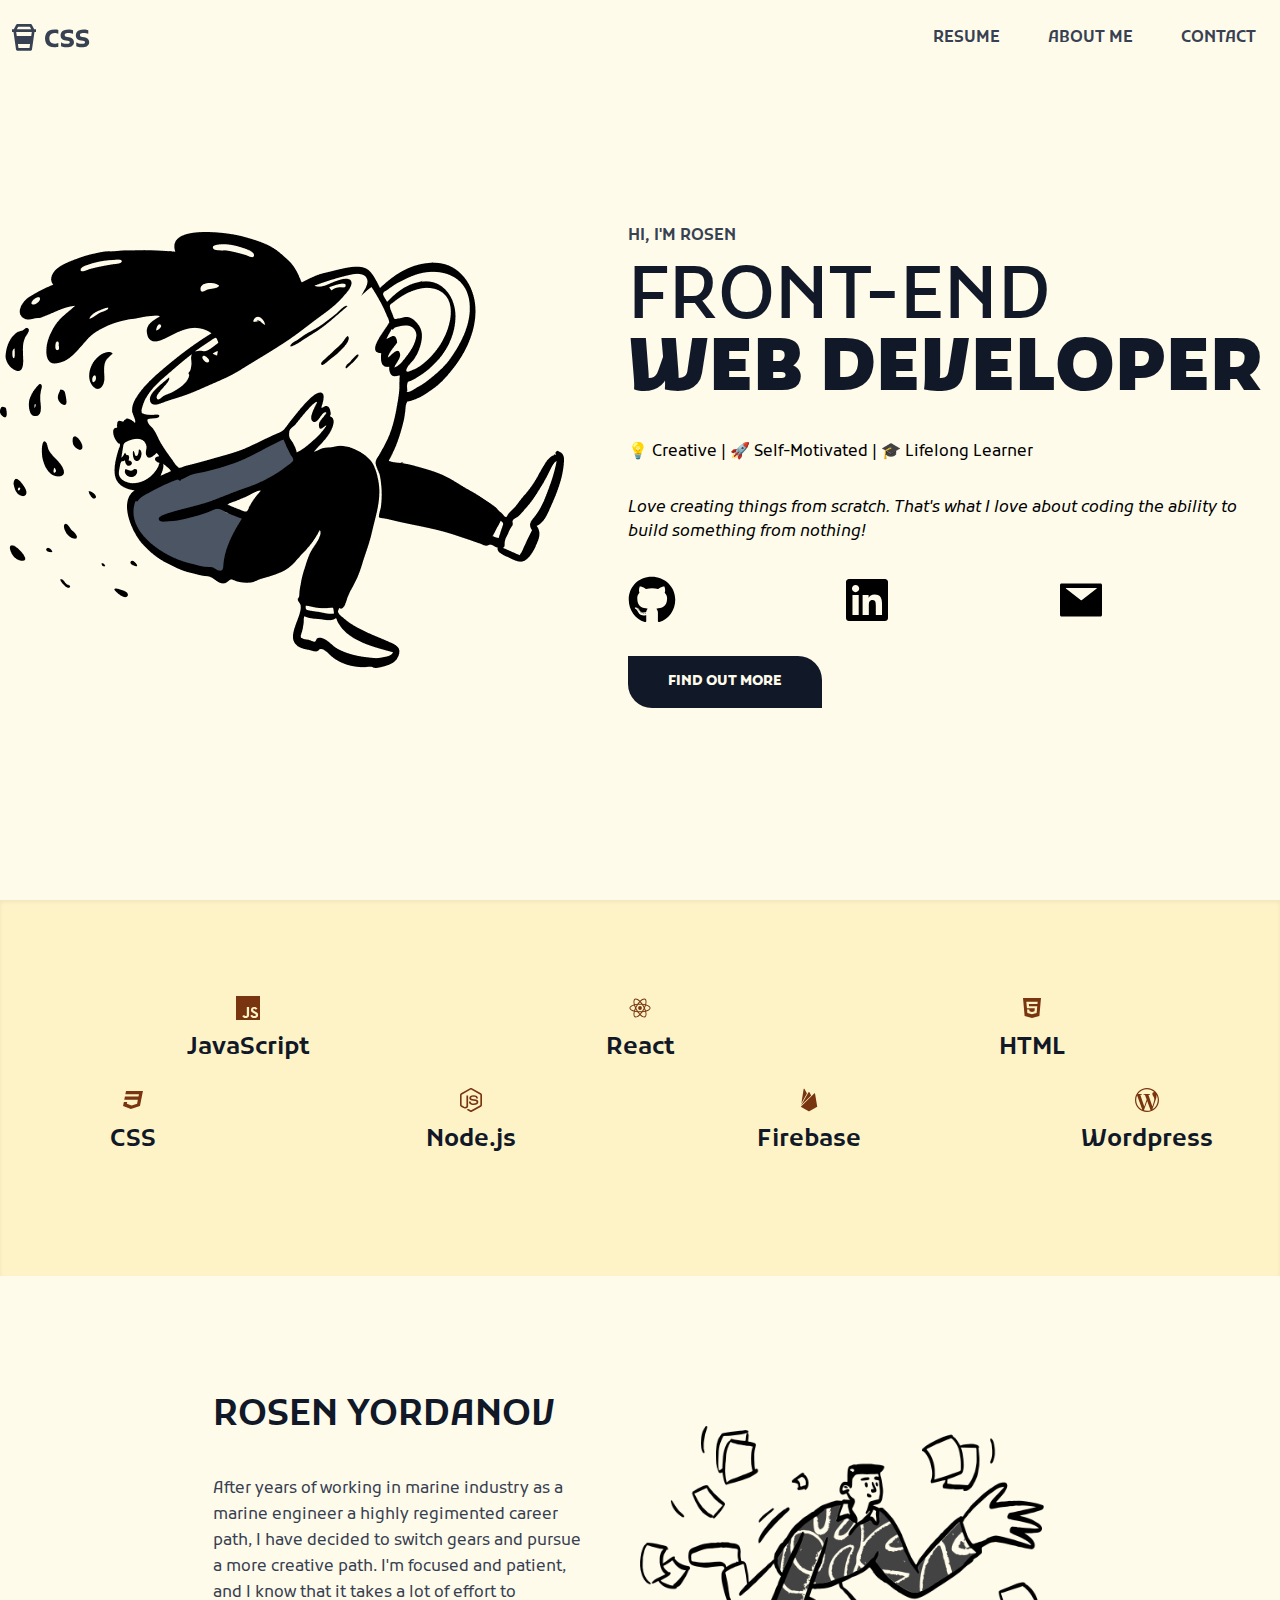
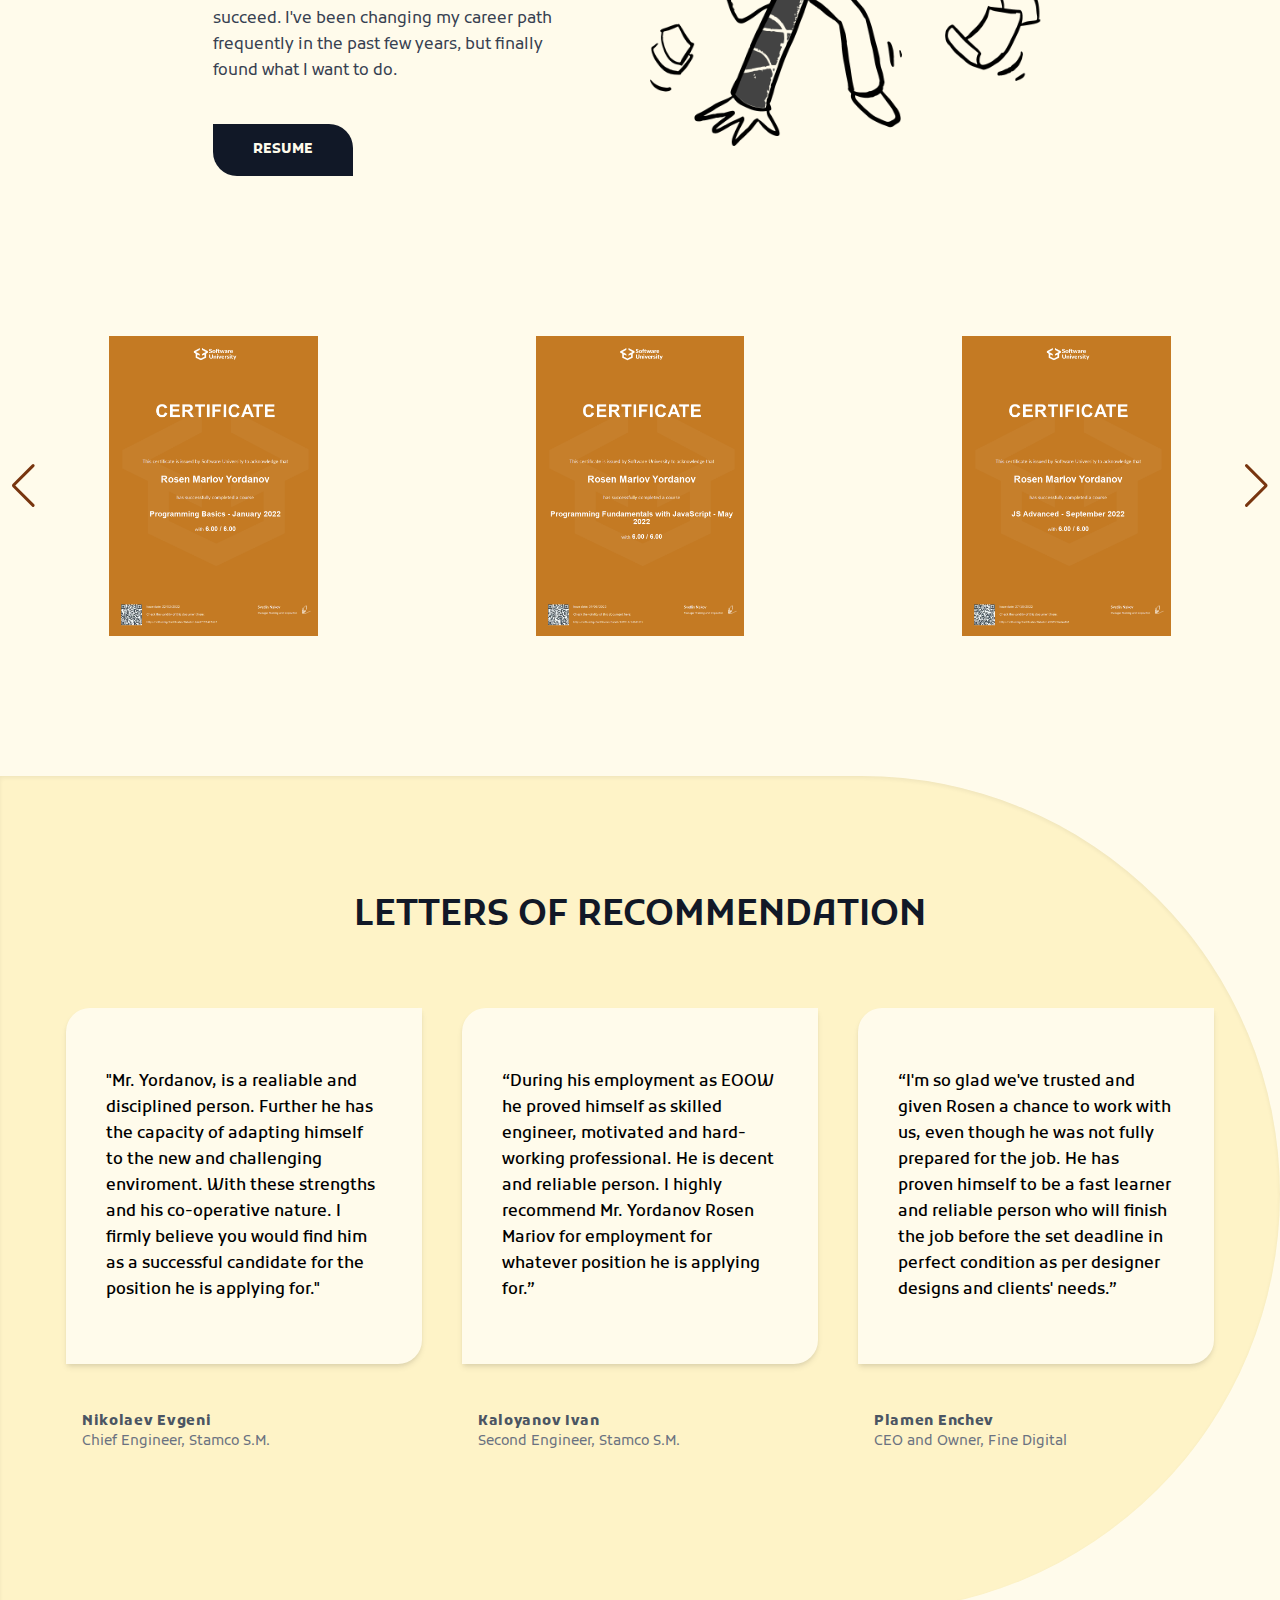
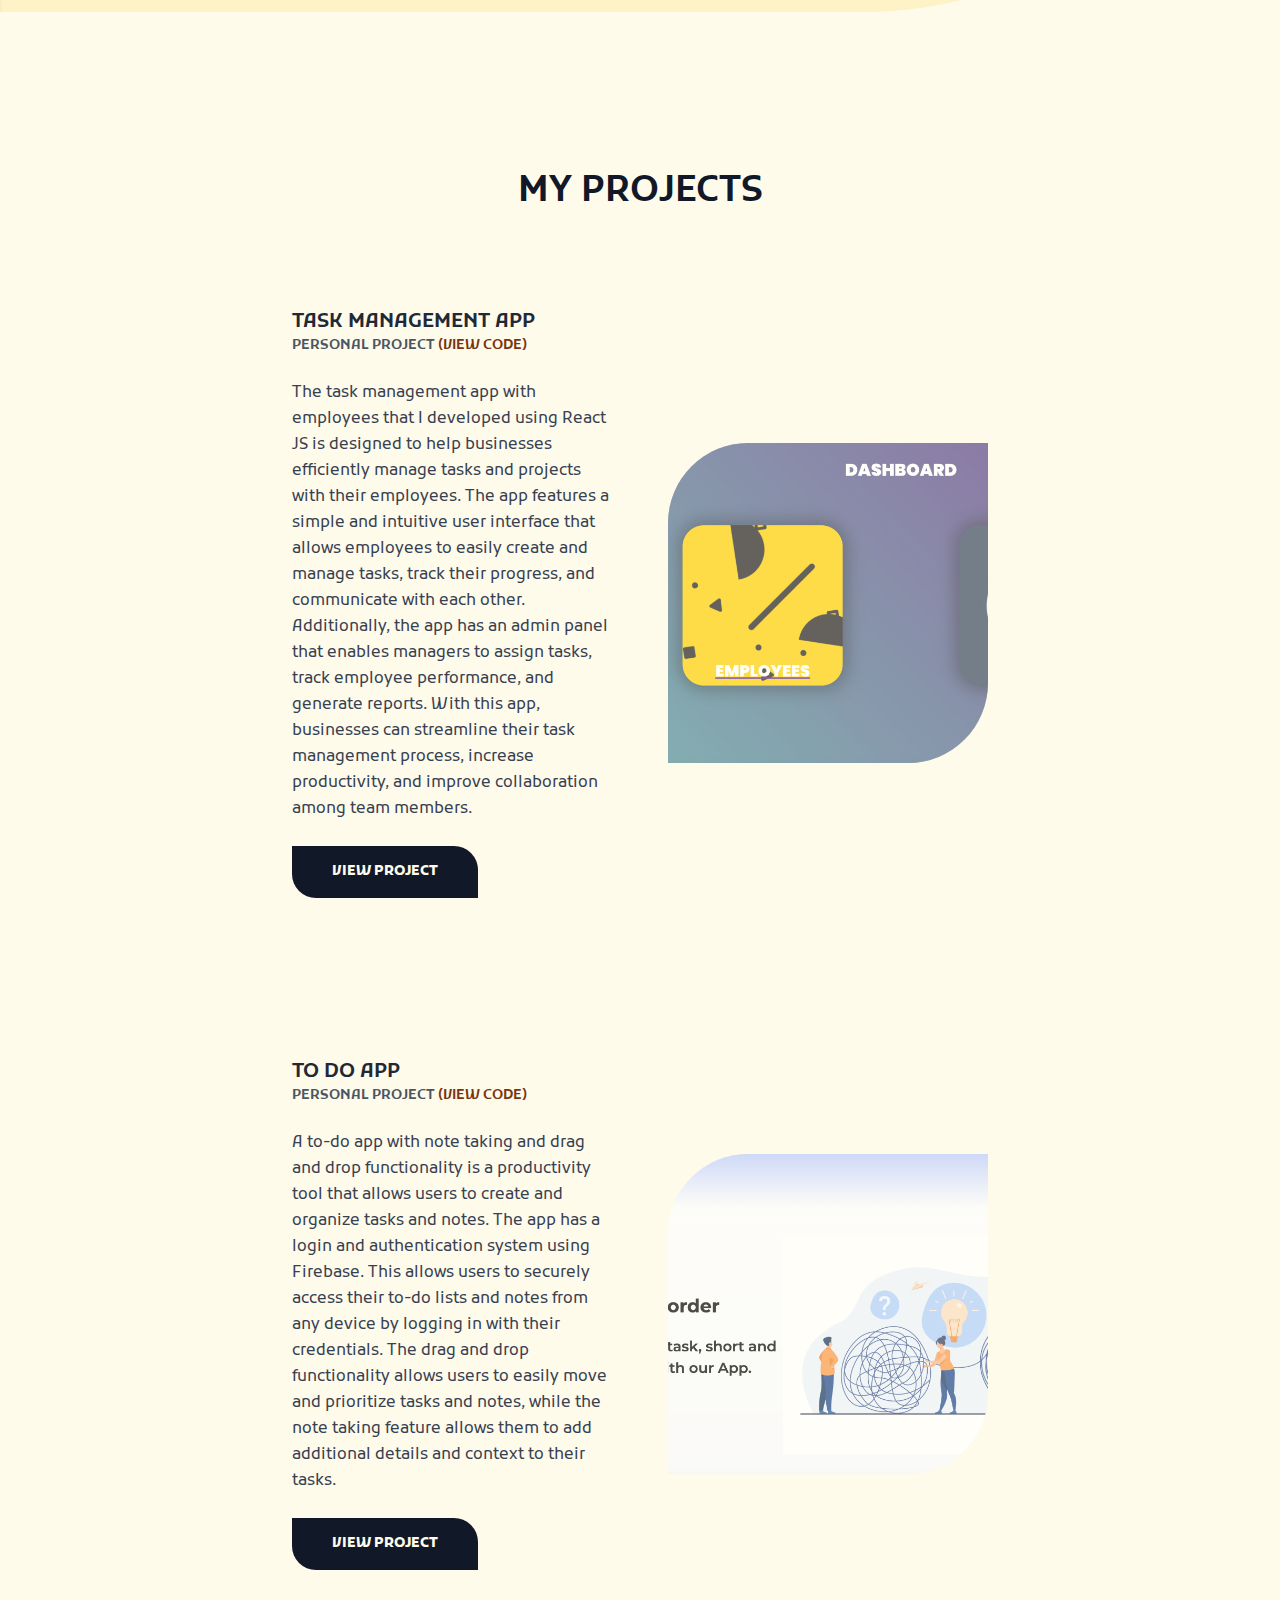
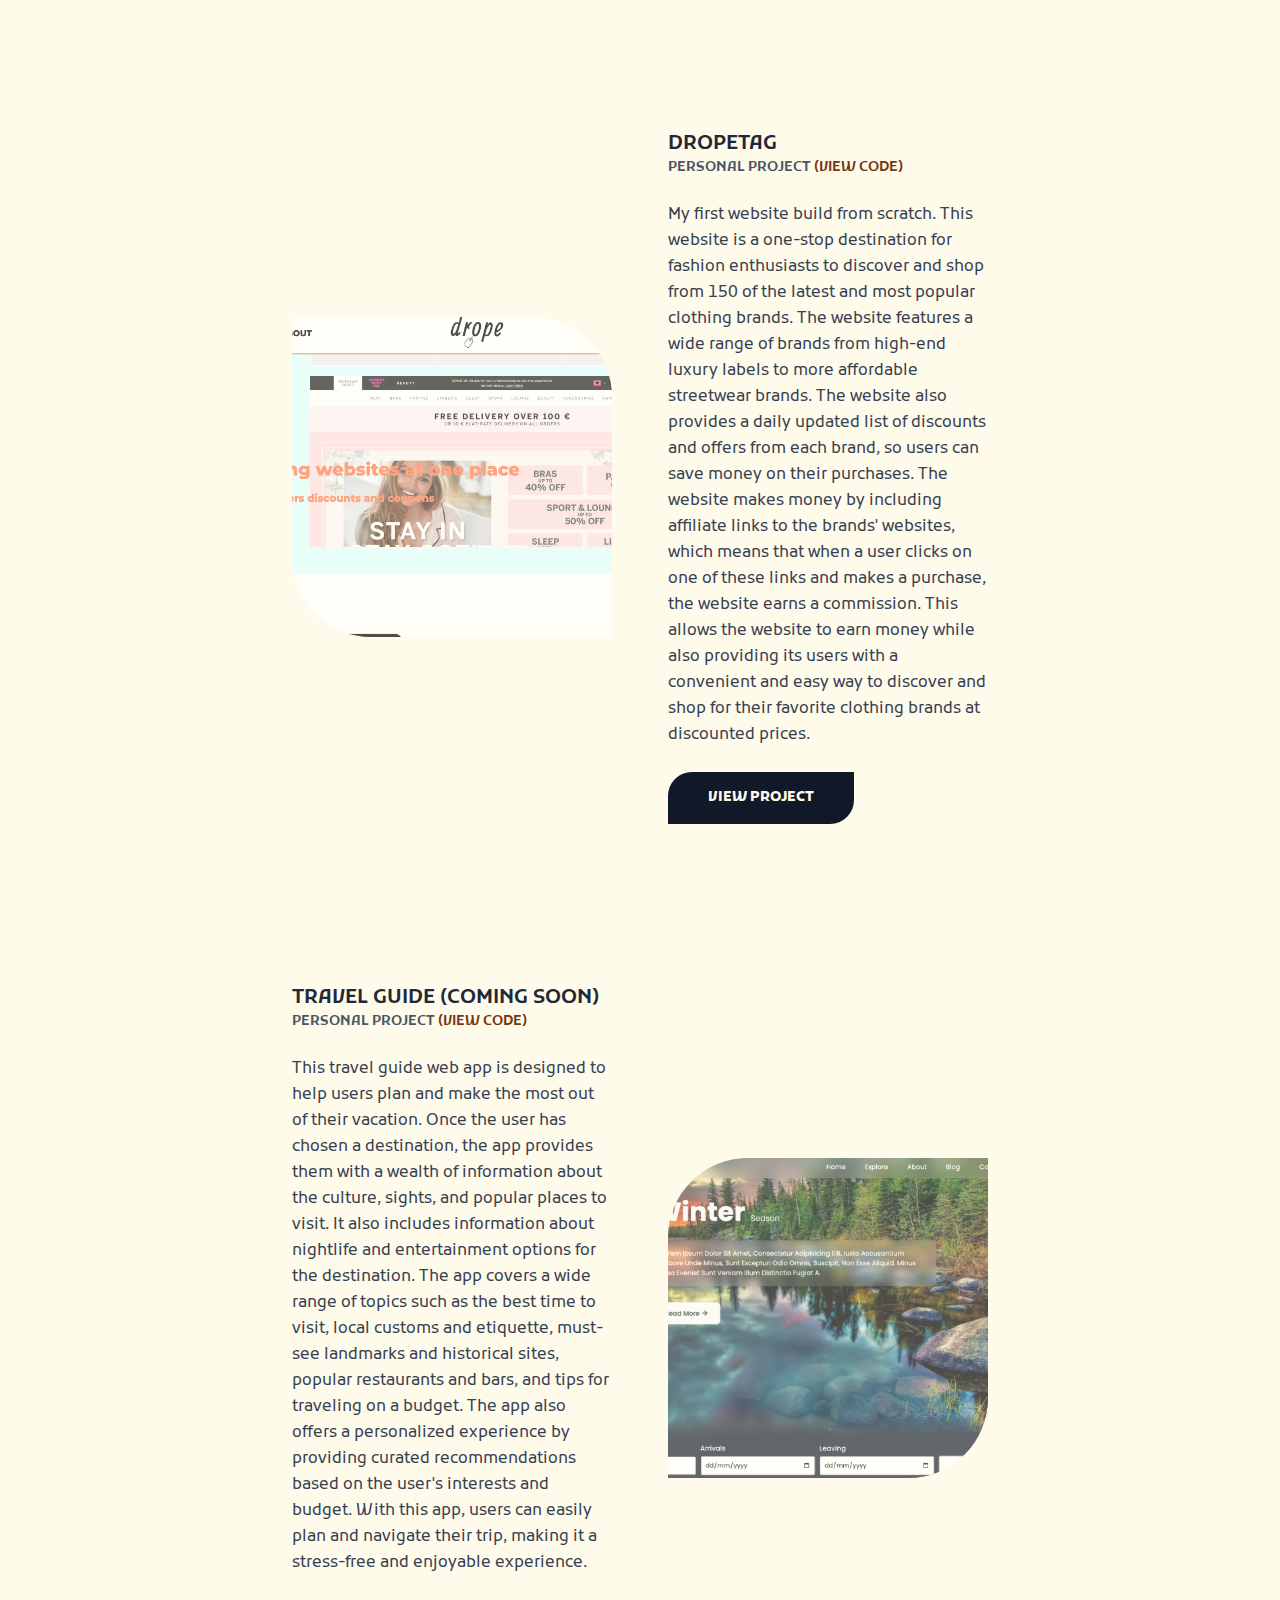
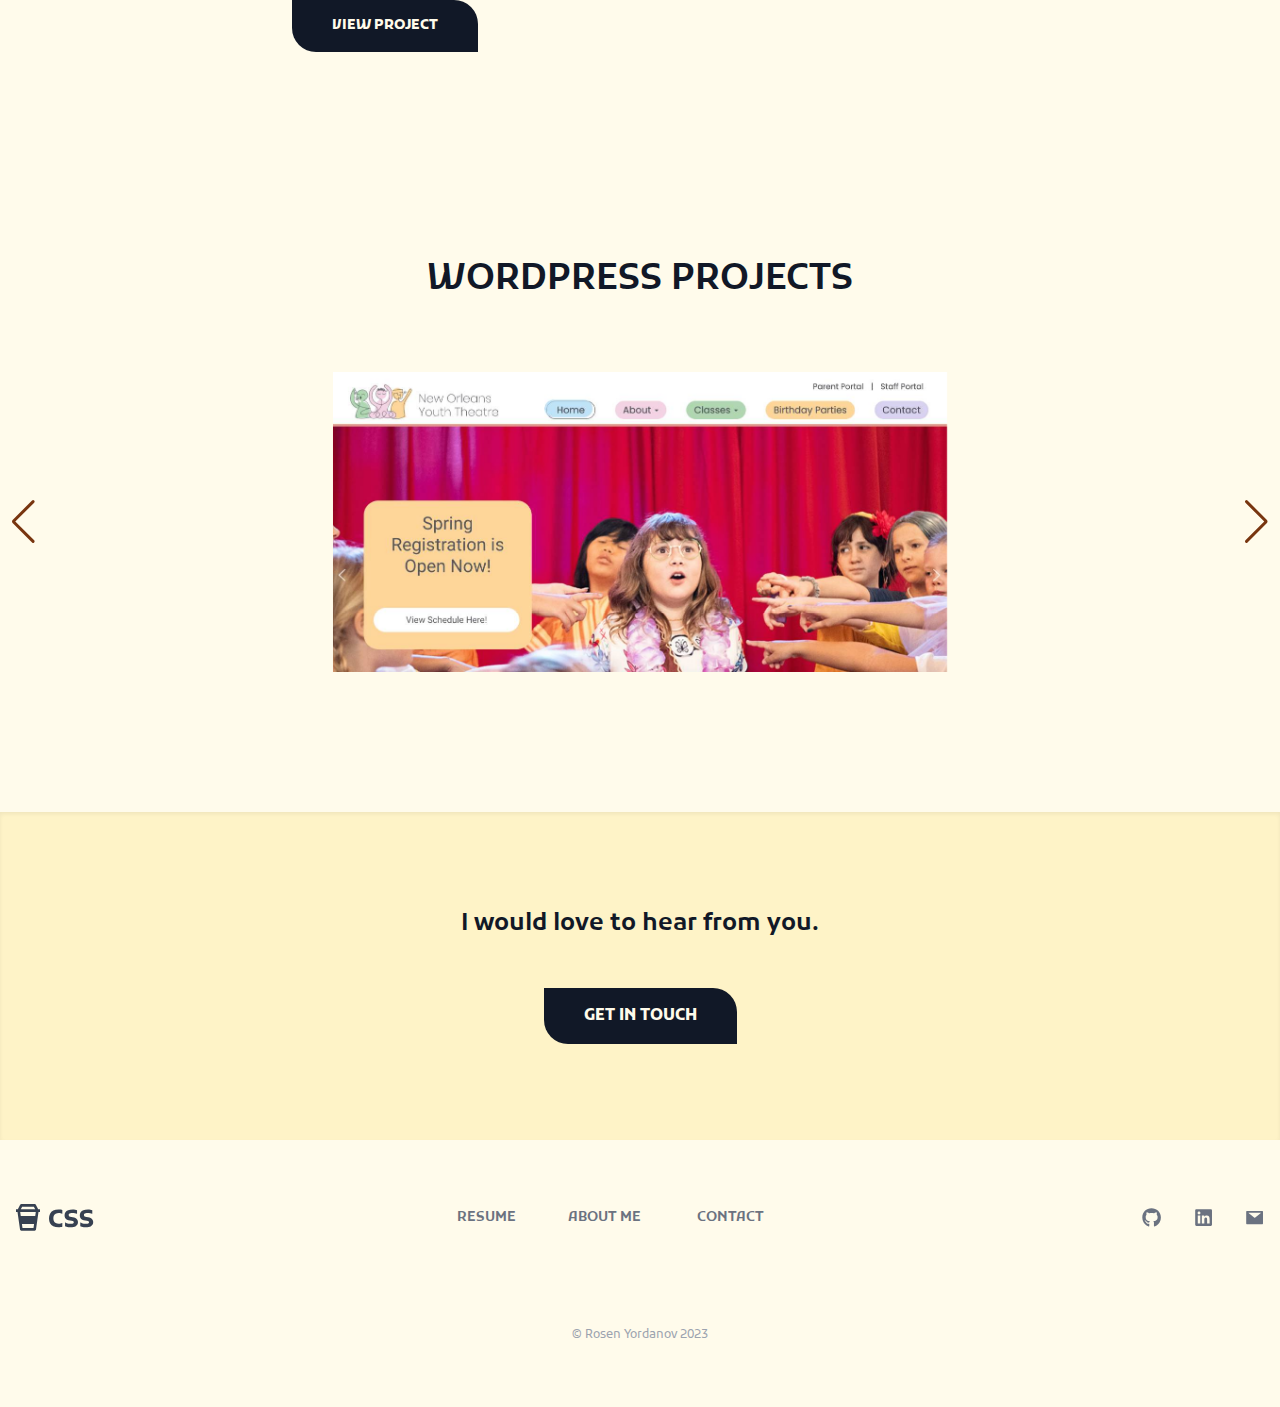
<file: index.html>
<!DOCTYPE html>
<html lang="en">

<head>
  <meta charset="UTF-8" />
  <meta content="IE=edge" http-equiv="X-UA-Compatible" />
  <meta name="viewport" content="width=device-width, initial-scale=1.0" />

  <!-- Meta Description -->
  <meta content="" name="description" />

  <!-- CSS Stylesheets -->
  <link rel="stylesheet" href="styles/index.css" />

  <!--Font Styles -->
  <link rel="preconnect" href="https://fonts.gstatic.com">
  <link href="https://fonts.googleapis.com/css2?family=Kufam:wght@400;500;600;700;900&display=swap" rel="stylesheet">

  <!--FAVICON-->
  <link href="images/coffee-favicon.ico" rel="icon" />
  <title>Rosen | Web Developer</title>

  <!--SWIPER-->
  <link
  rel="stylesheet"
  href="https://cdn.jsdelivr.net/npm/swiper@8/swiper-bundle.min.css"
/>

 
</head>

<body>
  <!--start of hero (landing) section-->
  <section class="relative lg:h-screen">
    <!-- Start of header -->
    <header class="absolute w-full z-10">
      <nav class="lg:max-w-screen-xl  flex flex-row flex-wrap justify-between my-4 lg:my-6 ml-auto mr-auto "
        role="navigation">
        <!-- COMPANY LOGO (SVG) -->
        <div class="flex items-center ml-3">
          <a href="/">
            <svg width="82" height="27" viewBox="0 0 82 27" fill="none" xmlns="http://www.w3.org/2000/svg">
              <path
                d="M5.33333 26.6667H18.6667C18.9875 26.6667 19.2976 26.5511 19.5401 26.3409C19.7825 26.1308 19.9411 25.8403 19.9867 25.5227L22.4893 8H24V5.33333H22.1573L19.8587 0.737334C19.7483 0.515698 19.5782 0.329264 19.3676 0.199005C19.157 0.0687447 18.9143 -0.000174134 18.6667 3.30415e-07H5.33333C4.828 3.30415e-07 4.36667 0.285334 4.14 0.737334L1.84267 5.33333H0V8H1.51067L4.01333 25.5227C4.05889 25.8403 4.21745 26.1308 4.45991 26.3409C4.70238 26.5511 5.01248 26.6667 5.33333 26.6667V26.6667ZM19.224 12H4.776L4.204 8H19.7947L19.224 12ZM6.48933 24L5.91733 20H18.0813L17.5093 24H6.48933V24ZM6.15733 2.66667H17.8427L19.176 5.33333H4.824L6.15733 2.66667Z"
                fill="#374151" />
              <path
                d="M33.008 14.36C33.008 12.552 33.36 10.984 34.064 9.656C34.784 8.312 35.848 7.272 37.256 6.536C38.68 5.8 40.448 5.432 42.56 5.432C43.376 5.432 44.112 5.496 44.768 5.624C45.424 5.752 45.944 5.896 46.328 6.056V9.728H46.064C45.68 9.52 45.208 9.352 44.648 9.224C44.088 9.096 43.48 9.032 42.824 9.032C41.56 9.032 40.52 9.248 39.704 9.68C38.904 10.112 38.312 10.728 37.928 11.528C37.544 12.328 37.352 13.272 37.352 14.36C37.352 15.448 37.544 16.392 37.928 17.192C38.312 17.992 38.904 18.608 39.704 19.04C40.52 19.472 41.56 19.688 42.824 19.688C43.48 19.688 44.088 19.624 44.648 19.496C45.208 19.368 45.68 19.2 46.064 18.992H46.328V22.664C45.944 22.824 45.424 22.968 44.768 23.096C44.112 23.224 43.376 23.288 42.56 23.288C40.448 23.288 38.68 22.928 37.256 22.208C35.848 21.488 34.784 20.464 34.064 19.136C33.36 17.792 33.008 16.2 33.008 14.36ZM49.0471 18.584H49.2871C49.6871 18.792 50.1671 18.992 50.7271 19.184C51.2871 19.376 51.8951 19.536 52.5511 19.664C53.2231 19.776 53.8951 19.832 54.5671 19.832C55.2711 19.832 55.8551 19.784 56.3191 19.688C56.7991 19.592 57.1591 19.44 57.3991 19.232C57.6551 19.008 57.7831 18.712 57.7831 18.344C57.7831 17.88 57.6231 17.536 57.3031 17.312C56.9991 17.088 56.4471 16.912 55.6471 16.784L54.0631 16.544C52.8791 16.368 51.8711 16.064 51.0391 15.632C50.2231 15.2 49.6071 14.632 49.1911 13.928C48.7751 13.208 48.5671 12.344 48.5671 11.336C48.5671 10.104 48.8551 9.048 49.4311 8.168C50.0231 7.288 50.9191 6.616 52.1191 6.152C53.3191 5.672 54.8551 5.432 56.7271 5.432C57.5591 5.432 58.3591 5.504 59.1271 5.648C59.8951 5.776 60.5351 5.952 61.0471 6.176V9.8H60.7831C60.3031 9.576 59.6871 9.368 58.9351 9.176C58.1831 8.984 57.3431 8.888 56.4151 8.888C55.6151 8.888 54.9351 8.968 54.3751 9.128C53.8311 9.288 53.4151 9.536 53.1271 9.872C52.8391 10.192 52.6951 10.6 52.6951 11.096C52.6951 11.736 52.9031 12.192 53.3191 12.464C53.7351 12.736 54.4071 12.952 55.3351 13.112L56.8471 13.352C57.7911 13.496 58.6471 13.752 59.4151 14.12C60.1991 14.488 60.8151 15 61.2631 15.656C61.7271 16.312 61.9591 17.176 61.9591 18.248C61.9591 19.16 61.7671 19.944 61.3831 20.6C60.9991 21.24 60.4631 21.76 59.7751 22.16C59.1031 22.544 58.3191 22.824 57.4231 23C56.5431 23.192 55.5911 23.288 54.5671 23.288C53.8471 23.288 53.1351 23.24 52.4311 23.144C51.7431 23.064 51.1031 22.952 50.5111 22.808C49.9191 22.664 49.4311 22.512 49.0471 22.352V18.584ZM64.2815 18.584H64.5215C64.9215 18.792 65.4015 18.992 65.9615 19.184C66.5215 19.376 67.1295 19.536 67.7855 19.664C68.4575 19.776 69.1295 19.832 69.8015 19.832C70.5055 19.832 71.0895 19.784 71.5535 19.688C72.0335 19.592 72.3935 19.44 72.6335 19.232C72.8895 19.008 73.0175 18.712 73.0175 18.344C73.0175 17.88 72.8575 17.536 72.5375 17.312C72.2335 17.088 71.6815 16.912 70.8815 16.784L69.2975 16.544C68.1135 16.368 67.1055 16.064 66.2735 15.632C65.4575 15.2 64.8415 14.632 64.4255 13.928C64.0095 13.208 63.8015 12.344 63.8015 11.336C63.8015 10.104 64.0895 9.048 64.6655 8.168C65.2575 7.288 66.1535 6.616 67.3535 6.152C68.5535 5.672 70.0895 5.432 71.9615 5.432C72.7935 5.432 73.5935 5.504 74.3615 5.648C75.1295 5.776 75.7695 5.952 76.2815 6.176V9.8H76.0175C75.5375 9.576 74.9215 9.368 74.1695 9.176C73.4175 8.984 72.5775 8.888 71.6495 8.888C70.8495 8.888 70.1695 8.968 69.6095 9.128C69.0655 9.288 68.6495 9.536 68.3615 9.872C68.0735 10.192 67.9295 10.6 67.9295 11.096C67.9295 11.736 68.1375 12.192 68.5535 12.464C68.9695 12.736 69.6415 12.952 70.5695 13.112L72.0815 13.352C73.0255 13.496 73.8815 13.752 74.6495 14.12C75.4335 14.488 76.0495 15 76.4975 15.656C76.9615 16.312 77.1935 17.176 77.1935 18.248C77.1935 19.16 77.0015 19.944 76.6175 20.6C76.2335 21.24 75.6975 21.76 75.0095 22.16C74.3375 22.544 73.5535 22.824 72.6575 23C71.7775 23.192 70.8255 23.288 69.8015 23.288C69.0815 23.288 68.3695 23.24 67.6655 23.144C66.9775 23.064 66.3375 22.952 65.7455 22.808C65.1535 22.664 64.6655 22.512 64.2815 22.352V18.584Z"
                fill="#374151" />
            </svg>
          </a>
        </div>
        <div class="inline-block h-8 mr-3 lg:hidden">
          <button id="nav_toggle" class="h-full w-full">
            <svg class="h-full w-auto" xmlns="http://www.w3.org/2000/svg" width="192" height="192" fill="#4B5563"
              viewBox="0 0 256 256">
              <rect width="256" height="256" fill="none"></rect>
              <line x1="40" y1="128" x2="216" y2="128" stroke="#4B5563" stroke-linecap="round" stroke-linejoin="round"
                stroke-width="16"></line>
              <line x1="40" y1="64" x2="216" y2="64" stroke="#4B5563" stroke-linecap="round" stroke-linejoin="round"
                stroke-width="16"></line>
              <line x1="40" y1="192" x2="216" y2="192" stroke="#4B5563" stroke-linecap="round" stroke-linejoin="round"
                stroke-width="16"></line>
            </svg>
          </button>
        </div>
        <div id="nav_content"
          class="w-full hidden py-8 lg:flex lg:w-auto lg:py-0 lg:items-center rounded-br-full shadow-md lg:shadow-none bg-yellow-50">
          <ul class="flex flex-col ml-auto text-md text-gray-700 font-semibold lg:flex-row">
            <li class="mx-6 w-mc hover:text-gray-900 mb-4 lg:mb-0"><a href="/resume/Rosen's Resume.pdf" target="_blank">RESUME</a></li>
            <li class="mx-6 w-mc hover:text-gray-900 mb-4 lg:mb-0"><a href="/about.html">ABOUT ME</a></li>
            <li class="mx-6 w-mc hover:text-gray-900 mb-4 lg:mb-0"><a href="/contact.html">CONTACT</a></li>
          </ul>
        </div>
        </div>
      </nav>
    </header>

    <div class="lg:flex justify-center items-center h-full pb-16 lg:pb-0">
      <img class="pt-24 w-full lg:pt-0 lg:w-auto" src="./images/coffee_hero.png" alt="">
      <div class="mx-4 mt-8 lg:ml-16">
        <span class="block uppercase text-sm lg:text-base lg:font-semibold mb-2 lg:mb-4 text-gray-700">Hi, I'm Rosen</span>
        <h1 class="text-5xl lg:text-7xl uppercase text-gray-900 font-medium mb-4 lg:mb-8">Front-End <span
            class="block font-black">Web
          Developer</span></h1>
          <p class="mb-8 mt-8">💡 Creative | 🚀 Self-Motivated | 🎓 Lifelong Learner 
          </p>
          
          <p class="italic">Love creating things from scratch. That's what I love about coding the ability to build something from nothing!
          </p>
          
          <div class="flex justify-between text-3xl lg:text-5xl mb-8 mt-8 lg:w-3/4">
            <a href="https://github.com/rmyordanov" target="blank"><svg stroke="currentColor" fill="currentColor" stroke-width="0" viewBox="0 0 496 512" height="1em" width="1em" xmlns="http://www.w3.org/2000/svg"><path d="M165.9 397.4c0 2-2.3 3.6-5.2 3.6-3.3.3-5.6-1.3-5.6-3.6 0-2 2.3-3.6 5.2-3.6 3-.3 5.6 1.3 5.6 3.6zm-31.1-4.5c-.7 2 1.3 4.3 4.3 4.9 2.6 1 5.6 0 6.2-2s-1.3-4.3-4.3-5.2c-2.6-.7-5.5.3-6.2 2.3zm44.2-1.7c-2.9.7-4.9 2.6-4.6 4.9.3 2 2.9 3.3 5.9 2.6 2.9-.7 4.9-2.6 4.6-4.6-.3-1.9-3-3.2-5.9-2.9zM244.8 8C106.1 8 0 113.3 0 252c0 110.9 69.8 205.8 169.5 239.2 12.8 2.3 17.3-5.6 17.3-12.1 0-6.2-.3-40.4-.3-61.4 0 0-70 15-84.7-29.8 0 0-11.4-29.1-27.8-36.6 0 0-22.9-15.7 1.6-15.4 0 0 24.9 2 38.6 25.8 21.9 38.6 58.6 27.5 72.9 20.9 2.3-16 8.8-27.1 16-33.7-55.9-6.2-112.3-14.3-112.3-110.5 0-27.5 7.6-41.3 23.6-58.9-2.6-6.5-11.1-33.3 2.6-67.9 20.9-6.5 69 27 69 27 20-5.6 41.5-8.5 62.8-8.5s42.8 2.9 62.8 8.5c0 0 48.1-33.6 69-27 13.7 34.7 5.2 61.4 2.6 67.9 16 17.7 25.8 31.5 25.8 58.9 0 96.5-58.9 104.2-114.8 110.5 9.2 7.9 17 22.9 17 46.4 0 33.7-.3 75.4-.3 83.6 0 6.5 4.6 14.4 17.3 12.1C428.2 457.8 496 362.9 496 252 496 113.3 383.5 8 244.8 8zM97.2 352.9c-1.3 1-1 3.3.7 5.2 1.6 1.6 3.9 2.3 5.2 1 1.3-1 1-3.3-.7-5.2-1.6-1.6-3.9-2.3-5.2-1zm-10.8-8.1c-.7 1.3.3 2.9 2.3 3.9 1.6 1 3.6.7 4.3-.7.7-1.3-.3-2.9-2.3-3.9-2-.6-3.6-.3-4.3.7zm32.4 35.6c-1.6 1.3-1 4.3 1.3 6.2 2.3 2.3 5.2 2.6 6.5 1 1.3-1.3.7-4.3-1.3-6.2-2.2-2.3-5.2-2.6-6.5-1zm-11.4-14.7c-1.6 1-1.6 3.6 0 5.9 1.6 2.3 4.3 3.3 5.6 2.3 1.6-1.3 1.6-3.9 0-6.2-1.4-2.3-4-3.3-5.6-2z"></path></svg></a>
            <a href="https://www.linkedin.com/in/rosen-yordanov-490284158/" target="blank"><svg stroke="currentColor" fill="currentColor" stroke-width="0" viewBox="0 0 448 512" height="1em" width="1em" xmlns="http://www.w3.org/2000/svg"><path d="M416 32H31.9C14.3 32 0 46.5 0 64.3v383.4C0 465.5 14.3 480 31.9 480H416c17.6 0 32-14.5 32-32.3V64.3c0-17.8-14.4-32.3-32-32.3zM135.4 416H69V202.2h66.5V416zm-33.2-243c-21.3 0-38.5-17.3-38.5-38.5S80.9 96 102.2 96c21.2 0 38.5 17.3 38.5 38.5 0 21.3-17.2 38.5-38.5 38.5zm282.1 243h-66.4V312c0-24.8-.5-56.7-34.5-56.7-34.6 0-39.9 27-39.9 54.9V416h-66.4V202.2h63.7v29.2h.9c8.9-16.8 30.6-34.5 62.9-34.5 67.2 0 79.7 44.3 79.7 101.9V416z"></path></svg></a>
            
            <a href="mailto:rmyordanov87@gmail.com"><svg stroke="currentColor" fill="currentColor" stroke-width="0" viewBox="0 0 1024 1024" height="1em" width="1em" xmlns="http://www.w3.org/2000/svg"><path d="M928 160H96c-17.7 0-32 14.3-32 32v640c0 17.7 14.3 32 32 32h832c17.7 0 32-14.3 32-32V192c0-17.7-14.3-32-32-32zm-80.8 108.9L531.7 514.4c-7.8 6.1-18.7 6.1-26.5 0L189.6 268.9A7.2 7.2 0 0 1 194 256h648.8a7.2 7.2 0 0 1 4.4 12.9z"></path></svg></a>
          </div>
        <a class="inline-block uppercase text-sm text-center font-bold px-5 py-3 lg:px-10 lg:py-4 rounded-tr-3xl rounded-bl-3xl bg-gray-900 text-yellow-50 hover:bg-gray-700 focus:ring-2 focus:ring-yellow-300"
          href="/contact.html">Find out more</a>
      </div>
    </div>
  </section>
  <!--end of hero (landing) section-->

  <!-- Start of Services section -->
  
    

 
  

  
  <!-- Start of Services section -->
  <section class="py-16 lg:py-24 shadow-inner  bg-yellow-100">
    <div class="lg:flex justify-center gap-x-18">
      <!-- Service 1-->
      <div class="mx-4 md:w-2/3 md:mx-auto mb-16 lg:mx-0 lg:mb-0 lg:w-80 flex flex-col items-center">
        <svg width="24" height="24" viewBox="0 0 24 24" fill="none" xmlns="http://www.w3.org/2000/svg"> <path fill-rule="evenodd" clip-rule="evenodd" d="M0 0H24V24H0V0ZM18.3467 20.1196C17.2343 20.1196 16.6053 19.5394 16.1219 18.7501L14.2891 19.8149C14.9512 21.123 16.3044 22.1211 18.3989 22.1211C20.5409 22.1211 22.136 21.0088 22.136 18.9783C22.136 17.0949 21.0541 16.2571 19.1379 15.4354L18.5741 15.1939C17.6065 14.7749 17.1874 14.501 17.1874 13.8244C17.1874 13.277 17.6061 12.8579 18.2667 12.8579C18.9143 12.8579 19.3314 13.131 19.7181 13.8244L21.4743 12.6968C20.7314 11.3901 19.7006 10.891 18.2667 10.891C16.2526 10.891 14.9638 12.1787 14.9638 13.8701C14.9638 15.7063 16.0449 16.5749 17.6724 17.2682L18.2362 17.5101C19.2648 17.96 19.8781 18.2339 19.8781 19.0072C19.8781 19.6526 19.2811 20.1196 18.3467 20.1196ZM9.60647 20.1055C8.83161 20.1055 8.50933 19.5741 8.15504 18.9455L6.31923 20.057C6.85104 21.1825 7.89676 22.117 9.70247 22.117C11.7009 22.117 13.0701 21.0541 13.0701 18.7189V11.0198H10.8149V18.6884C10.8149 19.8156 10.3474 20.1055 9.60647 20.1055Z" fill="#78350F"/> </svg>
        <h2 class="text-xl lg:text-2xl mt-3 mb-6 font-semibold text-gray-900">JavaScript</h2>
        
      </div>

      <!-- Service 2 -->
      <div class="mx-4 md:w-2/3 md:mx-auto mb-16 lg:mx-0 lg:mb-0 lg:w-80 flex flex-col items-center">
        <svg width="24" height="24" xmlns="http://www.w3.org/2000/svg" viewBox="0 0 24 24"> <g> <path fill="none" d="M0 0h24v24H0z"/> <path fill-rule="nonzero" fill="#78350F" d="M14.448 16.24a21.877 21.877 0 0 1-1.747 2.175c1.672 1.623 3.228 2.383 4.09 1.884.864-.498.983-2.225.414-4.484-.853.19-1.78.334-2.757.425zm-1.31.087a27.512 27.512 0 0 1-2.276 0c.377.492.758.948 1.138 1.364.38-.416.76-.872 1.138-1.364zm5.04-7.894c2.665.764 4.405 2.034 4.405 3.567 0 1.533-1.74 2.803-4.405 3.567.67 2.69.441 4.832-.886 5.598-1.328.767-3.298-.105-5.292-2.03-1.994 1.925-3.964 2.797-5.292 2.03-1.327-.766-1.557-2.908-.886-5.598-2.665-.764-4.405-2.034-4.405-3.567 0-1.533 1.74-2.803 4.405-3.567-.67-2.69-.441-4.832.886-5.598 1.328-.767 3.298.105 5.292 2.03 1.994-1.925 3.964-2.797 5.292-2.03 1.327.766 1.557 2.908.886 5.598zm-.973-.248c.57-2.26.45-3.986-.413-4.484-.863-.499-2.419.261-4.09 1.884.591.643 1.179 1.374 1.746 2.175.978.09 1.904.234 2.757.425zm-10.41 7.63c-.57 2.26-.45 3.986.413 4.484.863.499 2.419-.261 4.09-1.884a21.877 21.877 0 0 1-1.746-2.175 21.877 21.877 0 0 1-2.757-.425zm4.067-8.142a27.512 27.512 0 0 1 2.276 0A20.523 20.523 0 0 0 12 6.31c-.38.416-.76.872-1.138 1.364zm-1.31.087A21.877 21.877 0 0 1 11.3 5.585C9.627 3.962 8.07 3.202 7.209 3.701c-.864.498-.983 2.225-.414 4.484.853-.19 1.78-.334 2.757-.425zm4.342 7.52A25.368 25.368 0 0 0 15.787 12a25.368 25.368 0 0 0-1.893-3.28 25.368 25.368 0 0 0-3.788 0A25.368 25.368 0 0 0 8.213 12a25.368 25.368 0 0 0 1.893 3.28 25.368 25.368 0 0 0 3.788 0zm1.284-.131c.615-.08 1.2-.183 1.75-.304a20.523 20.523 0 0 0-.612-1.667 27.512 27.512 0 0 1-1.138 1.97zM8.822 8.85c-.615.08-1.2.183-1.75.304.17.536.374 1.094.612 1.667a27.512 27.512 0 0 1 1.138-1.97zm-1.75 5.994c.55.121 1.135.223 1.75.304a27.512 27.512 0 0 1-1.138-1.97c-.238.572-.442 1.13-.612 1.666zm-.978-.245c.261-.834.6-1.708 1.01-2.6-.41-.892-.749-1.766-1.01-2.6-2.242.637-3.677 1.604-3.677 2.6s1.435 1.963 3.677 2.6zm10.834-5.445c-.55-.121-1.135-.223-1.75-.304a27.511 27.511 0 0 1 1.138 1.97c.238-.572.442-1.13.612-1.666zm.978.245c-.261.834-.6 1.708-1.01 2.6.41.892.749 1.766 1.01 2.6 2.242-.637 3.677-1.604 3.677-2.6s-1.435-1.963-3.677-2.6zM12 13.88a1.88 1.88 0 1 1 0-3.76 1.88 1.88 0 0 1 0 3.76z"/> </g> </svg>

        <h2 class="text-xl lg:text-2xl mt-3 mb-6 font-semibold text-gray-900">React</h2>
        
      </div>

      <!-- Service 3 -->
      <div class="mx-4 md:w-2/3 md:mx-auto mb-16 lg:mx-0 lg:mb-0 lg:w-80 flex flex-col items-center">
        <svg width="24" height="24" fill="none" xmlns="http://www.w3.org/2000/svg" viewBox="0 0 24 24"> <g> <path fill="none" d="M0 0h24v24H0z"/> <path fill-rule="nonzero" fill="#78350F" d="M12 18.178l4.62-1.256.623-6.778H9.026L8.822 7.89h8.626l.227-2.211H6.325l.636 6.678h7.82l-.261 2.866-2.52.667-2.52-.667-.158-1.844h-2.27l.329 3.544L12 18.178zM3 2h18l-1.623 18L12 22l-7.377-2L3 2z"/> </g> </svg>

        <h2 class="text-xl lg:text-2xl mt-3 mb-6 font-semibold text-gray-900">HTML</h2>
        
      </div>
    </div>

    <div class="lg:flex justify-center gap-x-18">
      <!-- Service 4 -->
      <div class="mx-4 md:w-2/3 md:mx-auto mb-16 lg:mx-0 lg:mb-0 lg:w-80 flex flex-col items-center">
        

        <svg width="24" height="24" fill="none" xmlns="http://www.w3.org/2000/svg" viewBox="0 0 24 24"> <g> <path fill="none" d="M0 0h24v24H0z"/> <path fill-rule="nonzero" fill="#78350F" d="M5 3l-.65 3.34h13.59L17.5 8.5H3.92l-.66 3.33h13.59l-.76 3.81-5.48 1.81-4.75-1.81.33-1.64H2.85l-.79 4 7.85 3 9.05-3 1.2-6.03.24-1.21L21.94 3z"/> </g> </svg>

        <h2 class="text-xl lg:text-2xl mt-3 mb-6 font-semibold text-gray-900">CSS</h2>
        
      </div>

       <!-- Service 5 -->
       <div class="mx-4 md:w-2/3 md:mx-auto mb-16 lg:mx-0 lg:mb-0 lg:w-80 flex flex-col items-center">
        <svg width="24" height="24" viewBox="0 0 24 24" fill="none" xmlns="http://www.w3.org/2000/svg"> <path d="M12 23.9555C11.6584 23.9555 11.3395 23.8674 11.0435 23.7134L8.01449 21.9748C7.55901 21.7327 7.78675 21.6447 7.9234 21.6006C8.5383 21.4026 8.65217 21.3586 9.28986 21.0064C9.35818 20.9624 9.44928 20.9844 9.5176 21.0284L11.8406 22.3709C11.9317 22.4149 12.0455 22.4149 12.1139 22.3709L21.2008 17.2871C21.2919 17.2431 21.3375 17.1551 21.3375 17.045V6.89944C21.3375 6.7894 21.2919 6.70137 21.2008 6.65735L12.1139 1.59556C12.0228 1.55155 11.9089 1.55155 11.8406 1.59556L2.75362 6.65735C2.66253 6.70137 2.61698 6.81141 2.61698 6.89944V17.045C2.61698 17.1331 2.66253 17.2431 2.75362 17.2871L5.23602 18.6736C6.57971 19.3338 7.42236 18.5636 7.42236 17.7933V7.77975C7.42236 7.6477 7.53623 7.51566 7.69565 7.51566H8.85714C8.99379 7.51566 9.13043 7.6257 9.13043 7.77975V17.7933C9.13043 19.5319 8.15114 20.5443 6.44306 20.5443C5.91925 20.5443 5.50932 20.5443 4.34783 19.9941L1.95652 18.6736C1.36439 18.3435 1 17.7273 1 17.067V6.92145C1 6.26121 1.36439 5.645 1.95652 5.31488L11.0435 0.231082C11.6128 -0.0770272 12.3872 -0.0770272 12.9565 0.231082L22.0435 5.31488C22.6356 5.645 23 6.26121 23 6.92145V17.067C23 17.7273 22.6356 18.3435 22.0435 18.6736L12.9565 23.7574C12.6605 23.8894 12.3188 23.9555 12 23.9555ZM14.8012 16.979C10.8157 16.979 9.99586 15.2184 9.99586 13.7219C9.99586 13.5898 10.1097 13.4578 10.2692 13.4578H11.4534C11.5901 13.4578 11.7039 13.5458 11.7039 13.6778C11.8861 14.8442 12.4099 15.4165 14.824 15.4165C16.7371 15.4165 17.5569 14.9983 17.5569 14.008C17.5569 13.4358 17.3292 13.0176 14.3458 12.7315C11.8634 12.4894 10.3147 11.9612 10.3147 10.0466C10.3147 8.26392 11.8634 7.20755 14.4596 7.20755C17.3747 7.20755 18.8095 8.17589 18.9917 10.2886C18.9917 10.3547 18.9689 10.4207 18.9234 10.4867C18.8778 10.5307 18.8095 10.5747 18.7412 10.5747H17.5569C17.4431 10.5747 17.3292 10.4867 17.3064 10.3767C17.0331 9.16624 16.3271 8.7701 14.4596 8.7701C12.3644 8.7701 12.1139 9.47435 12.1139 10.0025C12.1139 10.6408 12.4099 10.8388 15.234 11.191C18.0352 11.5431 19.3561 12.0493 19.3561 13.9419C19.3333 15.8786 17.6936 16.979 14.8012 16.979Z" fill="#78350F"/> </svg>

        <h2 class="text-xl lg:text-2xl mt-3 mb-6 font-semibold text-gray-900">Node.js</h2>
        
      </div>

      <!-- Service 6 -->
      <div class="mx-4 md:w-2/3 md:mx-auto mb-16 lg:mx-0 lg:mb-0 lg:w-80 flex flex-col items-center">
        <svg width="24" height="24" id="icons" xmlns="http://www.w3.org/2000/svg" viewBox="0 0 512 512"><path id="icon" fill="#78350F" d="M93.19,329.38,140.64,25.31c1.64-10.37,15.55-12.82,20.46-3.55l51,95.45ZM432,400,385.26,123.21a11,11,0,0,0-18.54-6L80,400l159.36,91.91a33.18,33.18,0,0,0,31.91,0ZM302.36,158.93,265.82,89.39a10.86,10.86,0,0,0-19.36,0L85.83,375.74Z"/></svg>

        <h2 class="text-xl lg:text-2xl mt-3 mb-6 font-semibold text-gray-900">Firebase</h2>
        
      </div>

      <!-- Service 7 -->
      <div class="mx-4 md:w-2/3 md:mx-auto mb-16 lg:mx-0 lg:mb-0 lg:w-80 flex flex-col items-center">
        <svg xmlns="http://www.w3.org/2000/svg" width="24" height="24" viewBox="0 0 32 32"> <path fill="#78350F" d="M28.625 9.099c1.12 2.052 1.755 4.401 1.755 6.901 0 5.307-2.87 9.943-7.146 12.432l4.391-12.703c0.823-2.052 1.094-3.693 1.094-5.151 0-0.542-0.036-1.042-0.094-1.479zM17.984 9.24c0.865-0.042 1.641-0.141 1.641-0.141 0.776-0.099 0.688-1.24-0.089-1.198 0 0-2.339 0.177-3.839 0.177-1.417 0-3.802-0.198-3.802-0.198-0.776-0.042-0.88 1.141-0.099 1.182 0 0 0.719 0.078 1.5 0.12l2.24 6.135-3.161 9.443-5.234-15.563c0.865-0.036 1.646-0.13 1.646-0.13 0.776-0.099 0.688-1.24-0.089-1.198 0 0-2.328 0.187-3.833 0.187-0.266 0-0.583-0.010-0.917-0.021 2.599-3.839 7.031-6.417 12.052-6.417 3.745 0 7.151 1.427 9.714 3.776-0.063 0-0.12-0.010-0.188-0.010-1.411 0-2.417 1.229-2.417 2.552 0 1.188 0.688 2.193 1.417 3.375 0.547 0.958 1.182 2.193 1.182 3.969 0 1.219-0.469 2.656-1.094 4.641l-1.432 4.776-5.198-15.479zM16 30.38c-1.411 0-2.776-0.203-4.063-0.583l4.313-12.542 4.422 12.115c0.031 0.073 0.068 0.135 0.104 0.198-1.495 0.526-3.099 0.813-4.776 0.813zM1.615 16c0-2.083 0.448-4.068 1.245-5.854l6.859 18.802c-4.792-2.333-8.104-7.255-8.104-12.948zM16 0c-8.818 0-16 7.182-16 16s7.182 16 16 16c8.818 0 16-7.182 16-16s-7.182-16-16-16z"/> </svg>

        <h2 class="text-xl lg:text-2xl mt-3 mb-6 font-semibold text-gray-900">Wordpress</h2>
        
      </div>
    </div>
  </section>

  <!-- Growth Tips section -->
  <section class="flex justify-center mx-4 md:w-2/3 md:mx-auto pt-24 lg:pt-30 pb-32 lg:pb-40">
    <div class="lg:flex items-center justify-center gap-x-14">
      <!-- decription -->
      <div class="lg:w-1/2 mb-16 lg:mb-0">
        <h2 class="inline-block text-3xl lg:text-4xl font-semibold uppercase text-gray-900">Rosen Yordanov</h2>
        <p class="leading-relaxed mt-10 mb-10 text-gray-700">After years of working in marine industry as a marine engineer a highly regimented career path, I have decided to switch gears and pursue a more creative path. I'm focused and patient, and I know that it takes a lot of effort to succeed. I've been changing my career path frequently in the past few years, but finally found what I want to do.</p>
        <a class="inline-block uppercase text-center text-sm font-bold px-5 py-3 lg:px-10 lg:py-4 rounded-tr-3xl rounded-bl-3xl bg-gray-900 text-yellow-50 hover:bg-gray-700 focus:ring-2 focus:ring-yellow-300"
          href="/resume/Rosen's Resume.pdf">Resume</a>
      </div>
      <!-- Image -->
      <img class="w-full lg:pt-0 lg:w-1/2" src="./images/messy.png" alt="A happy cartoon woman holding a green growing plant.">
    </div>
  </section>

     <!-- Slider main container -->
<div class="swiper">
  <!-- Additional required wrapper -->
  <div class="swiper-wrapper">
    <!-- Slides -->
    <div class="swiper-slide"><img src="./images/Programming Basics.jpeg" alt="Programming Basics Certificate"></div>
    <div class="swiper-slide"><img src="./images/Programming Fundamentals.jpeg" alt="Programming Fundamentals with JavaScript"></div>
    <div class="swiper-slide"><img src="./images/JS Advanced.jpeg" alt="JS Advanced - September 2022"></div>
    <div class="swiper-slide"><img src="./images/JS Applications.jpeg" alt="JS Applications - October 2022"></div>
    <div class="swiper-slide"><img src="./images/Fundamentals of Digital Marketing Certificate-1.jpg" alt="Fundamentals of Digital Marketing Certificate"></div>
    <div class="swiper-slide"><img src="./images/Google Ads Measurement certification _ Google-1.jpg" alt="Google Ads Measurement certification"></div>
    <div class="swiper-slide"><img src="./images/Google Ads Search certification _ Google-1.jpg" alt="Google Ads Search certification"></div>
    <div class="swiper-slide"><img src="./images/Google Ads Display Certification _ Google-1.jpg" alt="Google Ads Display Certification"></div>
    <div class="swiper-slide"><img src="./images/Google Ads Display Professional Certification _ Google-1.jpg" alt="Google Ads Display Professional Certification"></div>
    <div class="swiper-slide"><img src="./images/Google Ads Search Professional Certification _ Google-1.jpg" alt="Ads Search Professional Certification"></div>
    <div class="swiper-slide"><img src="./images/Google Ads Video Certification _ Google-1.jpg" alt="Google Ads Video Certification"></div>
    <div class="swiper-slide"><img src="./images/Google Ads Video Professional Certification _ Google-1.jpg" alt="Google Ads Video Professional Certification"></div>
    
  </div>
 

  <!-- If we need navigation buttons -->
  <div class="swiper-button-prev"></div>
  <div class="swiper-button-next"></div>

  
</div>

  <!-- Start of Testimonials section -->
  <section class="flex flex-col shadow-inner rounded-r-10xl lg:rounded-r-full items-center pt-30 pb-40 bg-yellow-100">
    <h2 class="inline-block text-3xl lg:text-4xl font-semibold uppercase text-gray-900 mb-18">Letters of Recommendation</h2>

    <!-- testimonial container -->
    <div class="lg:flex gap-x-10">

      <!-- testimonial 1-->
      <div class="mb-24 lg:mb-0">
        <div class="flex items-center shadow-md w-89 h-89 p-10 rounded-tl-3xl rounded-br-3xl bg-yellow-50">
          
          <p class="font-medium leading-relaxed">"Mr. Yordanov, is a realiable and disciplined person. Further he has the capacity of adapting himself to the new and challenging enviroment. With these strengths and his co-operative nature. I firmly believe you would find him as a successful candidate for the position he is applying for."</p>
        </div>
        <div class="flex mt-10">
          
          <div class="ml-4">
            <span class="block text-sm font-bold mt-2 tracking-wider text-gray-600">Nikolaev Evgeni</span>
            <span class="block text-sm text-gray-500">Chief Engineer, Stamco S.M.</span>
          </div>
        </div>
      </div>

      <!-- testimonial 2 -->
      <div class="mb-24 lg:mb-0">
        <div class="flex items-center shadow-md w-89 h-89 p-10 rounded-tl-3xl rounded-br-3xl bg-yellow-50">
          <p class="font-medium leading-relaxed">“During his employment as EOOW he proved himself as skilled engineer, motivated and hard-working professional. He is decent and reliable person. I highly recommend Mr. Yordanov Rosen Mariov for employment for whatever position he is applying for.”</p>
        </div>
        <div class="flex mt-10">
          
          <div class="ml-4">
            <span class="block text-sm font-bold mt-2 tracking-wider text-gray-600">Kaloyanov Ivan</span>
            <span class="block text-sm text-gray-500">Second Engineer, Stamco S.M.</span>
          </div>
        </div>
      </div>

      <!-- testimonial 3 -->
      <div>
        <div class="flex items-center shadow-md w-89 h-89 p-10 rounded-tl-3xl rounded-br-3xl bg-yellow-50">
          <p class="font-medium leading-relaxed">“I'm so glad we've trusted and given Rosen a chance to work with us, even though he was not fully prepared for the job. He has proven himself to be a fast learner and reliable person who will finish the job before the set deadline in perfect condition as per designer designs and clients' needs.”</p>
        </div>
        <div class="flex mt-10">
          
          <div class="ml-4">
            <span class="block text-sm font-bold mt-2 tracking-wider text-gray-600">Plamen Enchev</span>
            <span class="block text-sm text-gray-500">CEO and Owner, Fine Digital</span>
          </div>
        </div>
      </div>
    </div>
  </section>

  <!-- Start of Previous Work section -->
  <section class="pt-24 lg:pt-40 pb-32 lg:pb-52">
    <h2 class="text-center text-3xl lg:text-4xl font-semibold uppercase text-gray-900 mb-20 lg:mb-24">My Projects
    </h2>

    <!-- project 1 -->
    <div class="flex flex-col items-center mx-4 md:w-2/3 md:mx-auto lg:w-full lg:mx-0">
      <div class="lg:flex items-center justify-center gap-x-14">
        <!-- decription -->
        
        <div class="lg:w-1/4">
          <h2 class="inline-block text-xl font-semibold uppercase text-gray-800">Task Management App</h2>
          <h3 class="text-sm font-semibold uppercase text-gray-600">Personal Project <a href="https://github.com/rmyordanov/task-management-app" target="_blank" style="color:#78350f">(View Code)</a></h3>
          
          <p class="leading-relaxed my-6 text-gray-700">The task management app with employees that I developed using React JS is designed to help businesses efficiently manage tasks and projects with their employees. The app features a simple and intuitive user interface that allows employees to easily create and manage tasks, track their progress, and communicate with each other. Additionally, the app has an admin panel that enables managers to assign tasks, track employee performance, and generate reports. With this app, businesses can streamline their task management process, increase productivity, and improve collaboration among team members.</p>
          
          <a class="inline-block uppercase text-center text-sm font-bold px-5 py-3 lg:px-10 lg:py-4 rounded-tr-3xl rounded-bl-3xl bg-gray-900 text-yellow-50 hover:bg-gray-700 focus:ring-2 focus:ring-yellow-300"
            href="https://rmyordanov.github.io/task-management-app-live" target="_blank">View Project</a>
            
          
        </div>
        <!-- Image -->
        <div
          class="relative h-80 lg:w-80 mt-8 lg:mt-0 -mx-4 lg:mx-0 lg:rounded-tl-10xl lg:rounded-br-10xl overflow-hidden">
          <div class="absolute top-0 right-0 left-0 bottom-0 opacity-30 bg-yellow-50">
          </div>
          <img class="h-full w-full object-cover" src="./images/dashboard.png" alt="Two cups of coffee on a wooden table.">
        </div>
      </div>
    </div>

    <!-- project 2 -->
    <div class="flex flex-col items-center my-24 lg:my-40 mx-4 md:w-2/3 md:mx-auto lg:w-full lg:mx-0">
      <div class="lg:flex items-center justify-center gap-x-14">
        <!-- decription -->
        
        <div class="lg:w-1/4">
          <h2 class="inline-block text-xl font-semibold uppercase text-gray-800">To Do App</h2>
          <h3 class="text-sm font-semibold uppercase text-gray-600">Personal Project <a href="https://github.com/rmyordanov/to-do-app-with-notes" target="_blank" style="color:#78350f">(View Code)</a></h3>
          
          <p class="leading-relaxed my-6 text-gray-700">A to-do app with note taking and drag and drop functionality is a productivity tool that allows users to create and organize tasks and notes. The app has a login and authentication system using Firebase. This allows users to securely access their to-do lists and notes from any device by logging in with their credentials. The drag and drop functionality allows users to easily move and prioritize tasks and notes, while the note taking feature allows them to add additional details and context to their tasks.</p>
          
          <a class="inline-block uppercase text-center text-sm font-bold px-5 py-3 lg:px-10 lg:py-4 rounded-tr-3xl rounded-bl-3xl bg-gray-900 text-yellow-50 hover:bg-gray-700 focus:ring-2 focus:ring-yellow-300"
            href="https://rmyordanov.github.io/react-firebase-to-do-app" target="_blank">View Project</a>
            
          
        </div>
        <!-- Image -->
        <div
          class="relative h-80 lg:w-80 mt-8 lg:mt-0 -mx-4 lg:mx-0 lg:rounded-tl-10xl lg:rounded-br-10xl overflow-hidden">
          <div class="absolute top-0 right-0 left-0 bottom-0 opacity-30 bg-yellow-50">
          </div>
          <img class="h-full w-full object-cover" src="./images/ToDo App.png" alt="Two cups of coffee on a wooden table.">
        </div>
      </div>
    </div>

    <!-- project 3 -->
    <div class="flex flex-col items-center my-24 lg:my-40 mx-4 md:w-2/3 md:mx-auto lg:w-full lg:mx-0">
      <div class="lg:flex flex-row-reverse items-center justify-center gap-x-14">
        <!-- decription -->
        <div class="lg:w-1/4">
          <h2 class="inline-block text-xl font-semibold uppercase text-gray-800">Dropetag</h2>
          <h3 class="text-sm font-semibold uppercase text-gray-600">Personal Project <a href="https://github.com/rmyordanov/dropetag" target="_blank" style="color:#78350f">(View Code)</a></h3>
          <p class="leading-relaxed my-6 text-gray-700">My first website build from scratch. This website is a one-stop destination for fashion enthusiasts to discover and shop from 150 of the latest and most popular clothing brands. The website features a wide range of brands from high-end luxury labels to more affordable streetwear brands. The website also provides a daily updated list of discounts and offers from each brand, so users can save money on their purchases. The website makes money by including affiliate links to the brands' websites, which means that when a user clicks on one of these links and makes a purchase, the website earns a commission. This allows the website to earn money while also providing its users with a convenient and easy way to discover and shop for their favorite clothing brands at discounted prices.</p>
          <a class="inline-block uppercase text-center text-sm font-bold px-5 py-3 lg:px-10 lg:py-4 rounded-tl-3xl rounded-br-3xl bg-gray-900 text-yellow-50 hover:bg-gray-700 focus:ring-2 focus:ring-yellow-300"
            href="https://rmyordanov.github.io/dropetag" target="_blank">View Project</a>
        </div>
        <!-- Image -->
        <div
          class="relative h-80 lg:w-80 mt-8 lg:mt-0 -mx-4 lg:mx-0 lg:rounded-tr-10xl lg:rounded-bl-10xl overflow-hidden">
          <div class="absolute top-0 right-0 left-0 bottom-0 opacity-30 bg-yellow-50">
          </div>
          <img class="h-full w-full object-cover" src="./images/dropetag website.png"
            alt="A barista preparing coffee in Truth Coffee">
        </div>
      </div>
    </div>

    <!-- project 4 -->
    <div class="flex flex-col items-center mx-4 md:w-2/3 md:mx-auto lg:w-full lg:mx-0">
      <div class="lg:flex items-center justify-center gap-x-14">
        <!-- decription -->
        <div class="lg:w-1/4">
          <h2 class="inline-block text-xl font-semibold uppercase text-gray-800">Travel Guide (Coming Soon)</h2>
          <h3 class="text-sm font-semibold uppercase text-gray-600">Personal Project <a href="https://github.com/rmyordanov/travel-guide" target="_blank" style="color:#78350f">(View Code)</a></h3>
          <p class="leading-relaxed my-6 text-gray-700">This travel guide web app is designed to help users plan and make the most out of their vacation. Once the user has chosen a destination, the app provides them with a wealth of information about the culture, sights, and popular places to visit. It also includes information about nightlife and entertainment options for the destination. The app covers a wide range of topics such as the best time to visit, local customs and etiquette, must-see landmarks and historical sites, popular restaurants and bars, and tips for traveling on a budget. The app also offers a personalized experience by providing curated recommendations based on the user's interests and budget. With this app, users can easily plan and navigate their trip, making it a stress-free and enjoyable experience.</p>
          <a class="inline-block uppercase text-center text-sm font-bold px-5 py-3 lg:px-10 lg:py-4 rounded-tr-3xl rounded-bl-3xl bg-gray-900 text-yellow-50 hover:bg-gray-700 focus:ring-2 focus:ring-yellow-300"
            href="https://rmyordanov.github.io/travel-guide" target="_blank">View Project</a>
        </div>
        <!-- Image -->
        <div
          class="relative h-80 lg:w-80 mt-8 lg:mt-0 -mx-4 lg:mx-0 lg:rounded-tl-10xl lg:rounded-br-10xl overflow-hidden">
          <div class="absolute top-0 right-0 left-0 bottom-0 opacity-30 bg-yellow-50">
          </div>
          <img class="h-full w-full object-cover" src="./images/travel-guide-website.png"
            alt="A coffee shop with people seated at tables.">
        </div>
      </div>
    </div>


  </section>

   <!-- Slider main container -->
   <div class="text-center">
   <h2 class="inline-block text-3xl lg:text-4xl font-semibold uppercase text-gray-900 mb-18">WordPress Projects</h2>
   </div>
<div class="swiper swiperTwo">
  
  <!-- Additional required wrapper -->
  <div class="swiper-wrapper">
    <!-- Slides -->
    <div class="swiper-slide"><a href="https://nolayouththeatre.com/" target="_blank"><img src="./images/nolayouththeatre.jpg" alt="Nola Youth Theatre Website"></a></div>
    <div class="swiper-slide"><a href="https://paulmilhamhypnotherapy.co.uk/" target="_blank"><img src="./images/paulmilhamhypnotherapist.jpg" alt="Hypnotherapist Website"></a></div>
    <div class="swiper-slide"><a href="https://angelwalkers.co.uk/" target="_blank"><img src="./images/angelwalkers.jpg" alt="Angel Walkers Website"></a></div>
    <div class="swiper-slide"><a href="https://thebeautytherapies.co.uk/" target="_blank"><img src="./images/thebeautytherapist.jpg" alt="Beauty Therapist Website"></a></div>
    <div class="swiper-slide"><a href="https://bluebirdinteriors.co.uk/" target="_blank"><img src="./images/bluebirdinteriors.jpg" alt="Bluebird Interiors Website"></a></div>
    
    
  </div>
 

  <!-- If we need navigation buttons -->
  <div class="swiper-button-prev"></div>
  <div class="swiper-button-next"></div>

  
</div>

  

  <!-- Start of CTA section -->
  <section class="py-24 shadow-inner  bg-yellow-100">
    <h2 class="text-center font-semibold text-xl lg:text-2xl mb-12 text-gray-900">I would love to hear from you.</h2>
    <div class="text-center">
      <a class="inline-block uppercase font-bold px-5 py-3 lg:px-10 lg:py-4 rounded-tr-3xl text-sm lg:text-base rounded-bl-3xl bg-gray-900 text-yellow-50 hover:bg-gray-700 focus:ring-2 focus:ring-yellow-300"
        href="/contact.html">Get in touch</a>
    </div>
  </section>


  <!--Footer links and social media-->
  <footer class="py-16">
    <div class="flex flex-col lg:flex-row items-center justify-between mx-auto max-w-screen-xl">
      <div class="flex items-center">
        <!-- Logo SVG-->
        <a class="ml-4" href="/">
          <svg width="82" height="27" viewBox="0 0 82 27" fill="none" xmlns="http://www.w3.org/2000/svg">
            <path
              d="M5.33333 26.6667H18.6667C18.9875 26.6667 19.2976 26.5511 19.5401 26.3409C19.7825 26.1308 19.9411 25.8403 19.9867 25.5227L22.4893 8H24V5.33333H22.1573L19.8587 0.737334C19.7483 0.515698 19.5782 0.329264 19.3676 0.199005C19.157 0.0687447 18.9143 -0.000174134 18.6667 3.30415e-07H5.33333C4.828 3.30415e-07 4.36667 0.285334 4.14 0.737334L1.84267 5.33333H0V8H1.51067L4.01333 25.5227C4.05889 25.8403 4.21745 26.1308 4.45991 26.3409C4.70238 26.5511 5.01248 26.6667 5.33333 26.6667V26.6667ZM19.224 12H4.776L4.204 8H19.7947L19.224 12ZM6.48933 24L5.91733 20H18.0813L17.5093 24H6.48933V24ZM6.15733 2.66667H17.8427L19.176 5.33333H4.824L6.15733 2.66667Z"
              fill="#374151" />
            <path
              d="M33.008 14.36C33.008 12.552 33.36 10.984 34.064 9.656C34.784 8.312 35.848 7.272 37.256 6.536C38.68 5.8 40.448 5.432 42.56 5.432C43.376 5.432 44.112 5.496 44.768 5.624C45.424 5.752 45.944 5.896 46.328 6.056V9.728H46.064C45.68 9.52 45.208 9.352 44.648 9.224C44.088 9.096 43.48 9.032 42.824 9.032C41.56 9.032 40.52 9.248 39.704 9.68C38.904 10.112 38.312 10.728 37.928 11.528C37.544 12.328 37.352 13.272 37.352 14.36C37.352 15.448 37.544 16.392 37.928 17.192C38.312 17.992 38.904 18.608 39.704 19.04C40.52 19.472 41.56 19.688 42.824 19.688C43.48 19.688 44.088 19.624 44.648 19.496C45.208 19.368 45.68 19.2 46.064 18.992H46.328V22.664C45.944 22.824 45.424 22.968 44.768 23.096C44.112 23.224 43.376 23.288 42.56 23.288C40.448 23.288 38.68 22.928 37.256 22.208C35.848 21.488 34.784 20.464 34.064 19.136C33.36 17.792 33.008 16.2 33.008 14.36ZM49.0471 18.584H49.2871C49.6871 18.792 50.1671 18.992 50.7271 19.184C51.2871 19.376 51.8951 19.536 52.5511 19.664C53.2231 19.776 53.8951 19.832 54.5671 19.832C55.2711 19.832 55.8551 19.784 56.3191 19.688C56.7991 19.592 57.1591 19.44 57.3991 19.232C57.6551 19.008 57.7831 18.712 57.7831 18.344C57.7831 17.88 57.6231 17.536 57.3031 17.312C56.9991 17.088 56.4471 16.912 55.6471 16.784L54.0631 16.544C52.8791 16.368 51.8711 16.064 51.0391 15.632C50.2231 15.2 49.6071 14.632 49.1911 13.928C48.7751 13.208 48.5671 12.344 48.5671 11.336C48.5671 10.104 48.8551 9.048 49.4311 8.168C50.0231 7.288 50.9191 6.616 52.1191 6.152C53.3191 5.672 54.8551 5.432 56.7271 5.432C57.5591 5.432 58.3591 5.504 59.1271 5.648C59.8951 5.776 60.5351 5.952 61.0471 6.176V9.8H60.7831C60.3031 9.576 59.6871 9.368 58.9351 9.176C58.1831 8.984 57.3431 8.888 56.4151 8.888C55.6151 8.888 54.9351 8.968 54.3751 9.128C53.8311 9.288 53.4151 9.536 53.1271 9.872C52.8391 10.192 52.6951 10.6 52.6951 11.096C52.6951 11.736 52.9031 12.192 53.3191 12.464C53.7351 12.736 54.4071 12.952 55.3351 13.112L56.8471 13.352C57.7911 13.496 58.6471 13.752 59.4151 14.12C60.1991 14.488 60.8151 15 61.2631 15.656C61.7271 16.312 61.9591 17.176 61.9591 18.248C61.9591 19.16 61.7671 19.944 61.3831 20.6C60.9991 21.24 60.4631 21.76 59.7751 22.16C59.1031 22.544 58.3191 22.824 57.4231 23C56.5431 23.192 55.5911 23.288 54.5671 23.288C53.8471 23.288 53.1351 23.24 52.4311 23.144C51.7431 23.064 51.1031 22.952 50.5111 22.808C49.9191 22.664 49.4311 22.512 49.0471 22.352V18.584ZM64.2815 18.584H64.5215C64.9215 18.792 65.4015 18.992 65.9615 19.184C66.5215 19.376 67.1295 19.536 67.7855 19.664C68.4575 19.776 69.1295 19.832 69.8015 19.832C70.5055 19.832 71.0895 19.784 71.5535 19.688C72.0335 19.592 72.3935 19.44 72.6335 19.232C72.8895 19.008 73.0175 18.712 73.0175 18.344C73.0175 17.88 72.8575 17.536 72.5375 17.312C72.2335 17.088 71.6815 16.912 70.8815 16.784L69.2975 16.544C68.1135 16.368 67.1055 16.064 66.2735 15.632C65.4575 15.2 64.8415 14.632 64.4255 13.928C64.0095 13.208 63.8015 12.344 63.8015 11.336C63.8015 10.104 64.0895 9.048 64.6655 8.168C65.2575 7.288 66.1535 6.616 67.3535 6.152C68.5535 5.672 70.0895 5.432 71.9615 5.432C72.7935 5.432 73.5935 5.504 74.3615 5.648C75.1295 5.776 75.7695 5.952 76.2815 6.176V9.8H76.0175C75.5375 9.576 74.9215 9.368 74.1695 9.176C73.4175 8.984 72.5775 8.888 71.6495 8.888C70.8495 8.888 70.1695 8.968 69.6095 9.128C69.0655 9.288 68.6495 9.536 68.3615 9.872C68.0735 10.192 67.9295 10.6 67.9295 11.096C67.9295 11.736 68.1375 12.192 68.5535 12.464C68.9695 12.736 69.6415 12.952 70.5695 13.112L72.0815 13.352C73.0255 13.496 73.8815 13.752 74.6495 14.12C75.4335 14.488 76.0495 15 76.4975 15.656C76.9615 16.312 77.1935 17.176 77.1935 18.248C77.1935 19.16 77.0015 19.944 76.6175 20.6C76.2335 21.24 75.6975 21.76 75.0095 22.16C74.3375 22.544 73.5535 22.824 72.6575 23C71.7775 23.192 70.8255 23.288 69.8015 23.288C69.0815 23.288 68.3695 23.24 67.6655 23.144C66.9775 23.064 66.3375 22.952 65.7455 22.808C65.1535 22.664 64.6655 22.512 64.2815 22.352V18.584Z"
              fill="#374151" />
          </svg>

        </a>
      </div>
      <ul class="flex flex-col lg:flex-row items-center text-sm font-semibold text-gray-500 py-12 lg:py-0">
        <li class="mx-6 w-mc hover:text-gray-900 mb-4 lg:mb-0"><a href="/resume/Rosen's Resume.pdf" target="_blank">RESUME</a></li>
        <li class="mx-7 hover:text-gray-700 mb-2 lg:mb-0">
          <a href="/about.html">ABOUT ME</a>
        </li>

        <li class="mx-7 hover:text-gray-700 mb-2 lg:mb-0">
          <a href="/contact.html">CONTACT</a>
        </li>
      </ul>
      <div class="flex text-gray-500">
       
        <a class="hover:text-gray-700" href="https://github.com/rmyordanov" target="blank"><svg class="mx-4 fill-current"  fill="none" stroke="currentColor" fill="currentColor" stroke-width="0" viewBox="0 0 496 512" height="1.2em" width="1.2em" xmlns="http://www.w3.org/2000/svg"><path d="M165.9 397.4c0 2-2.3 3.6-5.2 3.6-3.3.3-5.6-1.3-5.6-3.6 0-2 2.3-3.6 5.2-3.6 3-.3 5.6 1.3 5.6 3.6zm-31.1-4.5c-.7 2 1.3 4.3 4.3 4.9 2.6 1 5.6 0 6.2-2s-1.3-4.3-4.3-5.2c-2.6-.7-5.5.3-6.2 2.3zm44.2-1.7c-2.9.7-4.9 2.6-4.6 4.9.3 2 2.9 3.3 5.9 2.6 2.9-.7 4.9-2.6 4.6-4.6-.3-1.9-3-3.2-5.9-2.9zM244.8 8C106.1 8 0 113.3 0 252c0 110.9 69.8 205.8 169.5 239.2 12.8 2.3 17.3-5.6 17.3-12.1 0-6.2-.3-40.4-.3-61.4 0 0-70 15-84.7-29.8 0 0-11.4-29.1-27.8-36.6 0 0-22.9-15.7 1.6-15.4 0 0 24.9 2 38.6 25.8 21.9 38.6 58.6 27.5 72.9 20.9 2.3-16 8.8-27.1 16-33.7-55.9-6.2-112.3-14.3-112.3-110.5 0-27.5 7.6-41.3 23.6-58.9-2.6-6.5-11.1-33.3 2.6-67.9 20.9-6.5 69 27 69 27 20-5.6 41.5-8.5 62.8-8.5s42.8 2.9 62.8 8.5c0 0 48.1-33.6 69-27 13.7 34.7 5.2 61.4 2.6 67.9 16 17.7 25.8 31.5 25.8 58.9 0 96.5-58.9 104.2-114.8 110.5 9.2 7.9 17 22.9 17 46.4 0 33.7-.3 75.4-.3 83.6 0 6.5 4.6 14.4 17.3 12.1C428.2 457.8 496 362.9 496 252 496 113.3 383.5 8 244.8 8zM97.2 352.9c-1.3 1-1 3.3.7 5.2 1.6 1.6 3.9 2.3 5.2 1 1.3-1 1-3.3-.7-5.2-1.6-1.6-3.9-2.3-5.2-1zm-10.8-8.1c-.7 1.3.3 2.9 2.3 3.9 1.6 1 3.6.7 4.3-.7.7-1.3-.3-2.9-2.3-3.9-2-.6-3.6-.3-4.3.7zm32.4 35.6c-1.6 1.3-1 4.3 1.3 6.2 2.3 2.3 5.2 2.6 6.5 1 1.3-1.3.7-4.3-1.3-6.2-2.2-2.3-5.2-2.6-6.5-1zm-11.4-14.7c-1.6 1-1.6 3.6 0 5.9 1.6 2.3 4.3 3.3 5.6 2.3 1.6-1.3 1.6-3.9 0-6.2-1.4-2.3-4-3.3-5.6-2z"></path></svg></a>
        <a class="hover:text-gray-700" href="https://www.linkedin.com/in/rosen-yordanov-490284158/" target="blank"><svg class="mx-4 fill-current" stroke="currentColor" fill="currentColor" stroke-width="0" viewBox="0 0 448 512" height="1.2em" width="1.2em" xmlns="http://www.w3.org/2000/svg"><path d="M416 32H31.9C14.3 32 0 46.5 0 64.3v383.4C0 465.5 14.3 480 31.9 480H416c17.6 0 32-14.5 32-32.3V64.3c0-17.8-14.4-32.3-32-32.3zM135.4 416H69V202.2h66.5V416zm-33.2-243c-21.3 0-38.5-17.3-38.5-38.5S80.9 96 102.2 96c21.2 0 38.5 17.3 38.5 38.5 0 21.3-17.2 38.5-38.5 38.5zm282.1 243h-66.4V312c0-24.8-.5-56.7-34.5-56.7-34.6 0-39.9 27-39.9 54.9V416h-66.4V202.2h63.7v29.2h.9c8.9-16.8 30.6-34.5 62.9-34.5 67.2 0 79.7 44.3 79.7 101.9V416z"></path></svg></a>
          
          <a class="hover:text-gray-700" href="mailto:rmyordanov87@gmail.com"><svg class="mx-4 fill-current" stroke="currentColor" fill="currentColor" stroke-width="0" viewBox="0 0 1024 1024" height="1.2em" width="1.2em" xmlns="http://www.w3.org/2000/svg"><path d="M928 160H96c-17.7 0-32 14.3-32 32v640c0 17.7 14.3 32 32 32h832c17.7 0 32-14.3 32-32V192c0-17.7-14.3-32-32-32zm-80.8 108.9L531.7 514.4c-7.8 6.1-18.7 6.1-26.5 0L189.6 268.9A7.2 7.2 0 0 1 194 256h648.8a7.2 7.2 0 0 1 4.4 12.9z"></path></svg></a>
       
      </div>
    </div>

    <!-- Fine Print-->
    <div class="flex flex-col items-center mt-24 text-xs text-gray-400">
      <span>&copy; Rosen Yordanov 2023</span>
    </div>
  </footer>


</body>

<script src="js/nav.js"></script>

<script src="https://cdn.jsdelivr.net/npm/swiper@8/swiper-bundle.min.js"></script>
<script>
  const swiper = new Swiper(".swiper", {
  // Optional parameters
  
  loop: true,

  autoplay: {
    delay: 5000,
  },

  breakpoints: {
    '992': {slidesPerView: 3}
  },
  
  // Navigation arrows
  navigation: {
    nextEl: ".swiper-button-next",
    prevEl: ".swiper-button-prev",
  },

  
});

const swiperTwo = new Swiper(".swiperTwo", {
  // Optional parameters
  
  loop: true,

  autoplay: {
    delay: 5000,
  },

  slidesPerView: 1,

  
  
  // Navigation arrows
  navigation: {
    nextEl: ".swiper-button-next",
    prevEl: ".swiper-button-prev",
  },

  
});
</script>

</html>
</file>
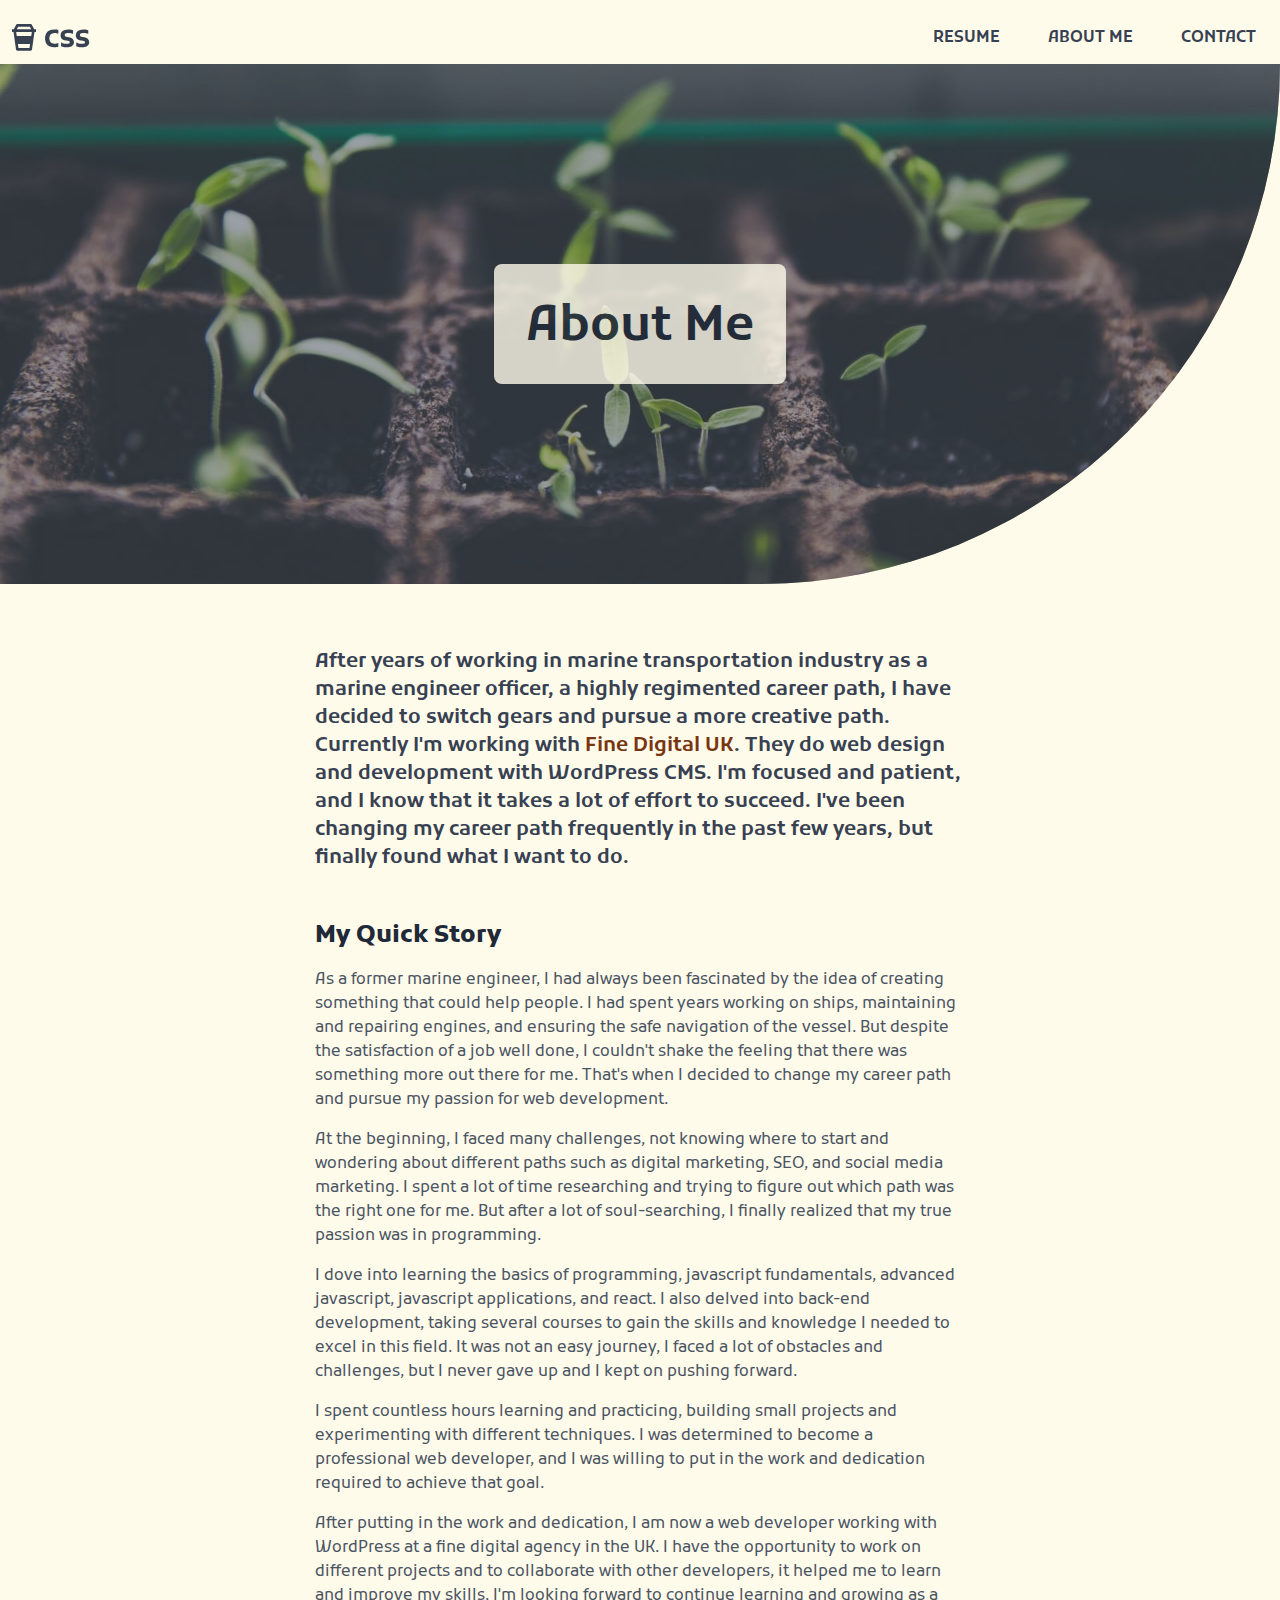
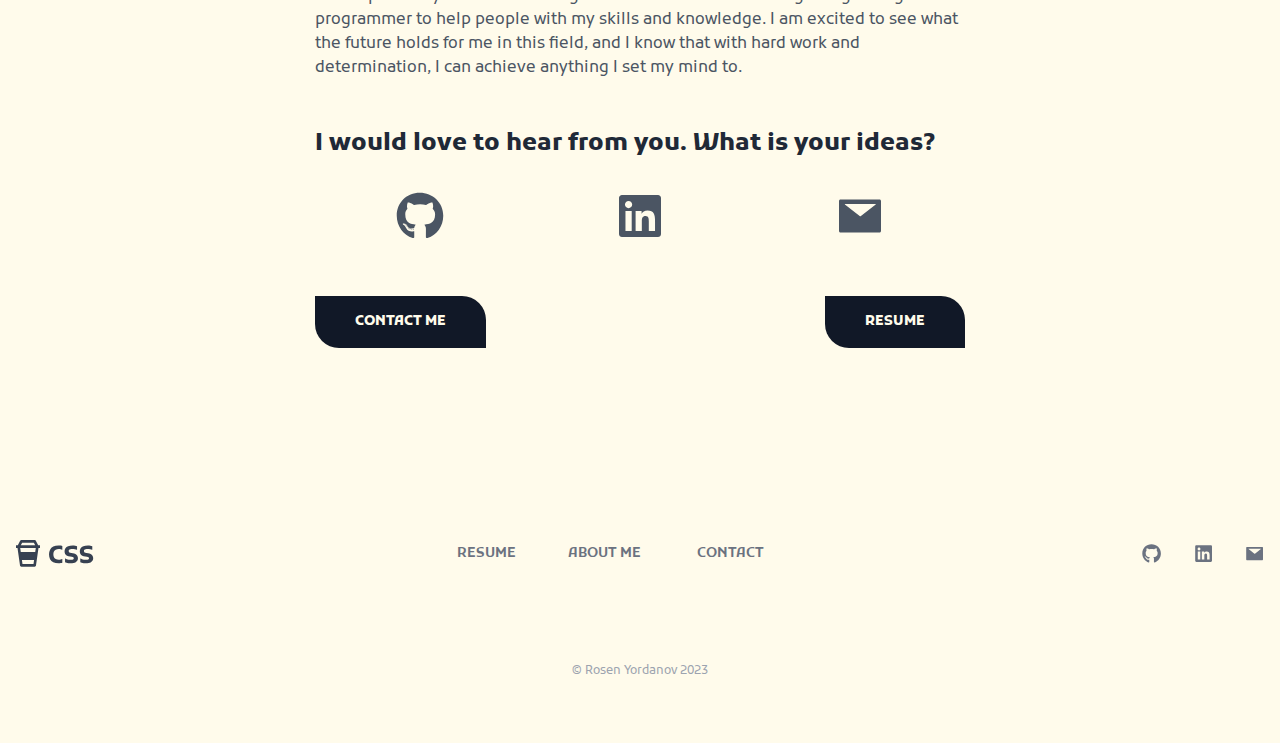
<file: about.html>
<!DOCTYPE html>
<html lang="en">

<head>
  <meta charset="UTF-8" />
  <meta content="IE=edge" http-equiv="X-UA-Compatible" />
  <meta name="viewport" content="width=device-width, initial-scale=1.0" />

  <!-- Meta Description -->
  <meta content="" name="description" />

  <!-- CSS Stylesheets -->
  <link rel="stylesheet" href="styles/index.css" />

  <!--Font Styles -->
  <link rel="preconnect" href="https://fonts.gstatic.com">
  <link href="https://fonts.googleapis.com/css2?family=Kufam:wght@400;500;600;700;900&display=swap" rel="stylesheet">

  <!--FAVICON-->
  <link href="images/coffee-favicon.ico" rel="icon" />
  <title>Coffee Shop Specialist</title>
</head>

<body>
  <section class="relative lg:h-screen">
    <!-- Start of header -->
    <header class="absolute w-full z-10">
      <nav class="lg:max-w-screen-xl  flex flex-row flex-wrap justify-between my-4 lg:my-6 ml-auto mr-auto "
        role="navigation">
        <!-- COMPANY LOGO (SVG) -->
        <div class="flex items-center ml-3">
          <a href="/">
            <svg width="82" height="27" viewBox="0 0 82 27" fill="none" xmlns="http://www.w3.org/2000/svg">
              <path
                d="M5.33333 26.6667H18.6667C18.9875 26.6667 19.2976 26.5511 19.5401 26.3409C19.7825 26.1308 19.9411 25.8403 19.9867 25.5227L22.4893 8H24V5.33333H22.1573L19.8587 0.737334C19.7483 0.515698 19.5782 0.329264 19.3676 0.199005C19.157 0.0687447 18.9143 -0.000174134 18.6667 3.30415e-07H5.33333C4.828 3.30415e-07 4.36667 0.285334 4.14 0.737334L1.84267 5.33333H0V8H1.51067L4.01333 25.5227C4.05889 25.8403 4.21745 26.1308 4.45991 26.3409C4.70238 26.5511 5.01248 26.6667 5.33333 26.6667V26.6667ZM19.224 12H4.776L4.204 8H19.7947L19.224 12ZM6.48933 24L5.91733 20H18.0813L17.5093 24H6.48933V24ZM6.15733 2.66667H17.8427L19.176 5.33333H4.824L6.15733 2.66667Z"
                fill="#374151" />
              <path
                d="M33.008 14.36C33.008 12.552 33.36 10.984 34.064 9.656C34.784 8.312 35.848 7.272 37.256 6.536C38.68 5.8 40.448 5.432 42.56 5.432C43.376 5.432 44.112 5.496 44.768 5.624C45.424 5.752 45.944 5.896 46.328 6.056V9.728H46.064C45.68 9.52 45.208 9.352 44.648 9.224C44.088 9.096 43.48 9.032 42.824 9.032C41.56 9.032 40.52 9.248 39.704 9.68C38.904 10.112 38.312 10.728 37.928 11.528C37.544 12.328 37.352 13.272 37.352 14.36C37.352 15.448 37.544 16.392 37.928 17.192C38.312 17.992 38.904 18.608 39.704 19.04C40.52 19.472 41.56 19.688 42.824 19.688C43.48 19.688 44.088 19.624 44.648 19.496C45.208 19.368 45.68 19.2 46.064 18.992H46.328V22.664C45.944 22.824 45.424 22.968 44.768 23.096C44.112 23.224 43.376 23.288 42.56 23.288C40.448 23.288 38.68 22.928 37.256 22.208C35.848 21.488 34.784 20.464 34.064 19.136C33.36 17.792 33.008 16.2 33.008 14.36ZM49.0471 18.584H49.2871C49.6871 18.792 50.1671 18.992 50.7271 19.184C51.2871 19.376 51.8951 19.536 52.5511 19.664C53.2231 19.776 53.8951 19.832 54.5671 19.832C55.2711 19.832 55.8551 19.784 56.3191 19.688C56.7991 19.592 57.1591 19.44 57.3991 19.232C57.6551 19.008 57.7831 18.712 57.7831 18.344C57.7831 17.88 57.6231 17.536 57.3031 17.312C56.9991 17.088 56.4471 16.912 55.6471 16.784L54.0631 16.544C52.8791 16.368 51.8711 16.064 51.0391 15.632C50.2231 15.2 49.6071 14.632 49.1911 13.928C48.7751 13.208 48.5671 12.344 48.5671 11.336C48.5671 10.104 48.8551 9.048 49.4311 8.168C50.0231 7.288 50.9191 6.616 52.1191 6.152C53.3191 5.672 54.8551 5.432 56.7271 5.432C57.5591 5.432 58.3591 5.504 59.1271 5.648C59.8951 5.776 60.5351 5.952 61.0471 6.176V9.8H60.7831C60.3031 9.576 59.6871 9.368 58.9351 9.176C58.1831 8.984 57.3431 8.888 56.4151 8.888C55.6151 8.888 54.9351 8.968 54.3751 9.128C53.8311 9.288 53.4151 9.536 53.1271 9.872C52.8391 10.192 52.6951 10.6 52.6951 11.096C52.6951 11.736 52.9031 12.192 53.3191 12.464C53.7351 12.736 54.4071 12.952 55.3351 13.112L56.8471 13.352C57.7911 13.496 58.6471 13.752 59.4151 14.12C60.1991 14.488 60.8151 15 61.2631 15.656C61.7271 16.312 61.9591 17.176 61.9591 18.248C61.9591 19.16 61.7671 19.944 61.3831 20.6C60.9991 21.24 60.4631 21.76 59.7751 22.16C59.1031 22.544 58.3191 22.824 57.4231 23C56.5431 23.192 55.5911 23.288 54.5671 23.288C53.8471 23.288 53.1351 23.24 52.4311 23.144C51.7431 23.064 51.1031 22.952 50.5111 22.808C49.9191 22.664 49.4311 22.512 49.0471 22.352V18.584ZM64.2815 18.584H64.5215C64.9215 18.792 65.4015 18.992 65.9615 19.184C66.5215 19.376 67.1295 19.536 67.7855 19.664C68.4575 19.776 69.1295 19.832 69.8015 19.832C70.5055 19.832 71.0895 19.784 71.5535 19.688C72.0335 19.592 72.3935 19.44 72.6335 19.232C72.8895 19.008 73.0175 18.712 73.0175 18.344C73.0175 17.88 72.8575 17.536 72.5375 17.312C72.2335 17.088 71.6815 16.912 70.8815 16.784L69.2975 16.544C68.1135 16.368 67.1055 16.064 66.2735 15.632C65.4575 15.2 64.8415 14.632 64.4255 13.928C64.0095 13.208 63.8015 12.344 63.8015 11.336C63.8015 10.104 64.0895 9.048 64.6655 8.168C65.2575 7.288 66.1535 6.616 67.3535 6.152C68.5535 5.672 70.0895 5.432 71.9615 5.432C72.7935 5.432 73.5935 5.504 74.3615 5.648C75.1295 5.776 75.7695 5.952 76.2815 6.176V9.8H76.0175C75.5375 9.576 74.9215 9.368 74.1695 9.176C73.4175 8.984 72.5775 8.888 71.6495 8.888C70.8495 8.888 70.1695 8.968 69.6095 9.128C69.0655 9.288 68.6495 9.536 68.3615 9.872C68.0735 10.192 67.9295 10.6 67.9295 11.096C67.9295 11.736 68.1375 12.192 68.5535 12.464C68.9695 12.736 69.6415 12.952 70.5695 13.112L72.0815 13.352C73.0255 13.496 73.8815 13.752 74.6495 14.12C75.4335 14.488 76.0495 15 76.4975 15.656C76.9615 16.312 77.1935 17.176 77.1935 18.248C77.1935 19.16 77.0015 19.944 76.6175 20.6C76.2335 21.24 75.6975 21.76 75.0095 22.16C74.3375 22.544 73.5535 22.824 72.6575 23C71.7775 23.192 70.8255 23.288 69.8015 23.288C69.0815 23.288 68.3695 23.24 67.6655 23.144C66.9775 23.064 66.3375 22.952 65.7455 22.808C65.1535 22.664 64.6655 22.512 64.2815 22.352V18.584Z"
                fill="#374151" />
            </svg>
          </a>
        </div>
        <div class="inline-block h-8 mr-3 lg:hidden">
          <button id="nav_toggle" class="h-full w-full">
            <svg class="h-full w-auto" xmlns="http://www.w3.org/2000/svg" width="192" height="192" fill="#4B5563"
              viewBox="0 0 256 256">
              <rect width="256" height="256" fill="none"></rect>
              <line x1="40" y1="128" x2="216" y2="128" stroke="#4B5563" stroke-linecap="round" stroke-linejoin="round"
                stroke-width="16"></line>
              <line x1="40" y1="64" x2="216" y2="64" stroke="#4B5563" stroke-linecap="round" stroke-linejoin="round"
                stroke-width="16"></line>
              <line x1="40" y1="192" x2="216" y2="192" stroke="#4B5563" stroke-linecap="round" stroke-linejoin="round"
                stroke-width="16"></line>
            </svg>
          </button>
        </div>
        <div id="nav_content"
          class="w-full hidden py-8 lg:flex lg:w-auto lg:py-0 lg:items-center rounded-br-full shadow-md lg:shadow-none bg-yellow-50">
          <ul class="flex flex-col ml-auto text-md text-gray-700 font-semibold lg:flex-row">
            <li class="mx-6 w-mc hover:text-gray-900 mb-4 lg:mb-0"><a href="/resume/Rosen's Resume.pdf" target="_blank">RESUME</a></li>
            <li class="mx-6 w-mc hover:text-gray-900 mb-4 lg:mb-0"><a href="/about.html">ABOUT ME</a></li>
            <li class="mx-6 w-mc hover:text-gray-900 mb-4 lg:mb-0"><a href="/contact.html">CONTACT</a></li>
          </ul>
        </div>
        </div>
      </nav>
    </header>


    <!-- Start of Blog-->
    <section class="pt-16 lg:pb-32">
      <article>

        <!-- Header section -->
        <div class="relative overflow-hidden lg:rounded-br-full h-1/6 lg:h-130 w-full mb-12 lg:mb-16">
          <!-- Dark overlay -->
          <div class="absolute top-0 bottom-0 left-0 right-0 bg-gray-700 opacity-50">

          </div>
          <!-- Header text -->
          <div class="absolute h-full w-full flex flex-col items-center justify-center text-gray-800">
            <div class="opacity-80 p-8 rounded-lg bg-yellow-50">
              <div class="text-center mb-1 lg:mb-2">
                
              </div>
              <h1 class="text-4xl lg:text-5xl font-semibold text-center mx-4 lg:mx-0">About Me</h1>
            </div>
          </div>
          <!-- BG image -->
          <img class="h-full w-full object-cover" src="./images/growth_tips_hero.jpg"
            alt="Plants sprouting out of soil.">
        </div>

        <!-- Blog Article Text -->
        <div class="max-w-prose mx-6 lg:mx-auto text-gray-600">

          <p class="mb-12 text-lg lg:text-xl font-semibold text-gray-700 group">After years of working in marine transportation industry as a marine engineer officer, a highly regimented career path, I have decided to switch gears and pursue a more creative path. Currently I'm working with <a href="https://finedigital.co.uk/" target="_blank" style="color:#78350F"> Fine Digital UK</a>. They do web design and development with WordPress CMS. I'm focused and patient, and I know that it takes a lot of effort to succeed. I've been changing my career path frequently in the past few years, but finally found what I want to do.</p>
          <!-- Main Article Body-->
          <h2 class="text-xl lg:text-2xl mt-12 mb-4 text-gray-800 font-bold">My Quick Story</h2>
          <p class="mb-4">As a former marine engineer, I had always been fascinated by the idea of creating something that could help people. I had spent years working on ships, maintaining and repairing engines, and ensuring the safe navigation of the vessel. But despite the satisfaction of a job well done, I couldn't shake the feeling that there was something more out there for me. That's when I decided to change my career path and pursue my passion for web development. 
          </p>
          
          <p class="mb-4">At the beginning, I faced many challenges, not knowing where to start and wondering about different paths such as digital marketing, SEO, and social media marketing. I spent a lot of time researching and trying to figure out which path was the right one for me. But after a lot of soul-searching, I finally realized that my true passion was in programming.</p>
          <p class="mb-4">I dove into learning the basics of programming, javascript fundamentals, advanced javascript, javascript applications, and react. I also delved into back-end development, taking several courses to gain the skills and knowledge I needed to excel in this field. It was not an easy journey, I faced a lot of obstacles and challenges, but I never gave up and I kept on pushing forward.</p>
          
          <p class="mb-4">I spent countless hours learning and practicing, building small projects and experimenting with different techniques. I was determined to become a professional web developer, and I was willing to put in the work and dedication required to achieve that goal. </p>
          
          <p class="mb-4">After putting in the work and dedication, I am now a web developer working with WordPress at a fine digital agency in the UK. I have the opportunity to work on different projects and to collaborate with other developers, it helped me to learn and improve my skills. I'm looking forward to continue learning and growing as a programmer to help people with my skills and knowledge. I am excited to see what the future holds for me in this field, and I know that with hard work and determination, I can achieve anything I set my mind to.</p>
           

          <h2 class="text-xl lg:text-2xl mt-12 mb-4 text-gray-800 font-bold">I would love to hear from you. What is your ideas?</h2>
          
          <div class="flex justify-between text-3xl lg:text-5xl mb-8 mt-8 lg:w-3/4 mx-auto">
            <a href="https://github.com/rmyordanov" target="blank"><svg stroke="currentColor" fill="currentColor" stroke-width="0" viewBox="0 0 496 512" height="1em" width="1em" xmlns="http://www.w3.org/2000/svg"><path d="M165.9 397.4c0 2-2.3 3.6-5.2 3.6-3.3.3-5.6-1.3-5.6-3.6 0-2 2.3-3.6 5.2-3.6 3-.3 5.6 1.3 5.6 3.6zm-31.1-4.5c-.7 2 1.3 4.3 4.3 4.9 2.6 1 5.6 0 6.2-2s-1.3-4.3-4.3-5.2c-2.6-.7-5.5.3-6.2 2.3zm44.2-1.7c-2.9.7-4.9 2.6-4.6 4.9.3 2 2.9 3.3 5.9 2.6 2.9-.7 4.9-2.6 4.6-4.6-.3-1.9-3-3.2-5.9-2.9zM244.8 8C106.1 8 0 113.3 0 252c0 110.9 69.8 205.8 169.5 239.2 12.8 2.3 17.3-5.6 17.3-12.1 0-6.2-.3-40.4-.3-61.4 0 0-70 15-84.7-29.8 0 0-11.4-29.1-27.8-36.6 0 0-22.9-15.7 1.6-15.4 0 0 24.9 2 38.6 25.8 21.9 38.6 58.6 27.5 72.9 20.9 2.3-16 8.8-27.1 16-33.7-55.9-6.2-112.3-14.3-112.3-110.5 0-27.5 7.6-41.3 23.6-58.9-2.6-6.5-11.1-33.3 2.6-67.9 20.9-6.5 69 27 69 27 20-5.6 41.5-8.5 62.8-8.5s42.8 2.9 62.8 8.5c0 0 48.1-33.6 69-27 13.7 34.7 5.2 61.4 2.6 67.9 16 17.7 25.8 31.5 25.8 58.9 0 96.5-58.9 104.2-114.8 110.5 9.2 7.9 17 22.9 17 46.4 0 33.7-.3 75.4-.3 83.6 0 6.5 4.6 14.4 17.3 12.1C428.2 457.8 496 362.9 496 252 496 113.3 383.5 8 244.8 8zM97.2 352.9c-1.3 1-1 3.3.7 5.2 1.6 1.6 3.9 2.3 5.2 1 1.3-1 1-3.3-.7-5.2-1.6-1.6-3.9-2.3-5.2-1zm-10.8-8.1c-.7 1.3.3 2.9 2.3 3.9 1.6 1 3.6.7 4.3-.7.7-1.3-.3-2.9-2.3-3.9-2-.6-3.6-.3-4.3.7zm32.4 35.6c-1.6 1.3-1 4.3 1.3 6.2 2.3 2.3 5.2 2.6 6.5 1 1.3-1.3.7-4.3-1.3-6.2-2.2-2.3-5.2-2.6-6.5-1zm-11.4-14.7c-1.6 1-1.6 3.6 0 5.9 1.6 2.3 4.3 3.3 5.6 2.3 1.6-1.3 1.6-3.9 0-6.2-1.4-2.3-4-3.3-5.6-2z"></path></svg></a>
            <a href="https://www.linkedin.com/in/rosen-yordanov-490284158/" target="blank"><svg stroke="currentColor" fill="currentColor" stroke-width="0" viewBox="0 0 448 512" height="1em" width="1em" xmlns="http://www.w3.org/2000/svg"><path d="M416 32H31.9C14.3 32 0 46.5 0 64.3v383.4C0 465.5 14.3 480 31.9 480H416c17.6 0 32-14.5 32-32.3V64.3c0-17.8-14.4-32.3-32-32.3zM135.4 416H69V202.2h66.5V416zm-33.2-243c-21.3 0-38.5-17.3-38.5-38.5S80.9 96 102.2 96c21.2 0 38.5 17.3 38.5 38.5 0 21.3-17.2 38.5-38.5 38.5zm282.1 243h-66.4V312c0-24.8-.5-56.7-34.5-56.7-34.6 0-39.9 27-39.9 54.9V416h-66.4V202.2h63.7v29.2h.9c8.9-16.8 30.6-34.5 62.9-34.5 67.2 0 79.7 44.3 79.7 101.9V416z"></path></svg></a>
            
            <a href="mailto:rmyordanov87@gmail.com"><svg stroke="currentColor" fill="currentColor" stroke-width="0" viewBox="0 0 1024 1024" height="1em" width="1em" xmlns="http://www.w3.org/2000/svg"><path d="M928 160H96c-17.7 0-32 14.3-32 32v640c0 17.7 14.3 32 32 32h832c17.7 0 32-14.3 32-32V192c0-17.7-14.3-32-32-32zm-80.8 108.9L531.7 514.4c-7.8 6.1-18.7 6.1-26.5 0L189.6 268.9A7.2 7.2 0 0 1 194 256h648.8a7.2 7.2 0 0 1 4.4 12.9z"></path></svg></a>
          </div>

          <div class="flex justify-between mt-14">
          <a class="inline-block uppercase text-sm text-center font-bold px-5 py-3 lg:px-10 lg:py-4 rounded-tr-3xl rounded-bl-3xl bg-gray-900 text-yellow-50 hover:bg-gray-700 focus:ring-2 focus:ring-yellow-300"
          href="/contact.html">Contact Me</a>
          <a class="inline-block uppercase text-sm text-center font-bold px-5 py-3 lg:px-10 lg:py-4 rounded-tr-3xl rounded-bl-3xl bg-gray-900 text-yellow-50 hover:bg-gray-700 focus:ring-2 focus:ring-yellow-300"
          href="/resume/Rosen's Resume.pdf">Resume</a>
        </div>

        </div>


      </article>
    </section>

    <!--Footer links and social media-->
    <footer class="py-16">
      <div class="flex flex-col lg:flex-row items-center justify-between mx-auto max-w-screen-xl">
        <div class="flex items-center">
          <!-- Logo SVG-->
          <a class="ml-4" href="/">
            <svg width="82" height="27" viewBox="0 0 82 27" fill="none" xmlns="http://www.w3.org/2000/svg">
              <path
                d="M5.33333 26.6667H18.6667C18.9875 26.6667 19.2976 26.5511 19.5401 26.3409C19.7825 26.1308 19.9411 25.8403 19.9867 25.5227L22.4893 8H24V5.33333H22.1573L19.8587 0.737334C19.7483 0.515698 19.5782 0.329264 19.3676 0.199005C19.157 0.0687447 18.9143 -0.000174134 18.6667 3.30415e-07H5.33333C4.828 3.30415e-07 4.36667 0.285334 4.14 0.737334L1.84267 5.33333H0V8H1.51067L4.01333 25.5227C4.05889 25.8403 4.21745 26.1308 4.45991 26.3409C4.70238 26.5511 5.01248 26.6667 5.33333 26.6667V26.6667ZM19.224 12H4.776L4.204 8H19.7947L19.224 12ZM6.48933 24L5.91733 20H18.0813L17.5093 24H6.48933V24ZM6.15733 2.66667H17.8427L19.176 5.33333H4.824L6.15733 2.66667Z"
                fill="#374151" />
              <path
                d="M33.008 14.36C33.008 12.552 33.36 10.984 34.064 9.656C34.784 8.312 35.848 7.272 37.256 6.536C38.68 5.8 40.448 5.432 42.56 5.432C43.376 5.432 44.112 5.496 44.768 5.624C45.424 5.752 45.944 5.896 46.328 6.056V9.728H46.064C45.68 9.52 45.208 9.352 44.648 9.224C44.088 9.096 43.48 9.032 42.824 9.032C41.56 9.032 40.52 9.248 39.704 9.68C38.904 10.112 38.312 10.728 37.928 11.528C37.544 12.328 37.352 13.272 37.352 14.36C37.352 15.448 37.544 16.392 37.928 17.192C38.312 17.992 38.904 18.608 39.704 19.04C40.52 19.472 41.56 19.688 42.824 19.688C43.48 19.688 44.088 19.624 44.648 19.496C45.208 19.368 45.68 19.2 46.064 18.992H46.328V22.664C45.944 22.824 45.424 22.968 44.768 23.096C44.112 23.224 43.376 23.288 42.56 23.288C40.448 23.288 38.68 22.928 37.256 22.208C35.848 21.488 34.784 20.464 34.064 19.136C33.36 17.792 33.008 16.2 33.008 14.36ZM49.0471 18.584H49.2871C49.6871 18.792 50.1671 18.992 50.7271 19.184C51.2871 19.376 51.8951 19.536 52.5511 19.664C53.2231 19.776 53.8951 19.832 54.5671 19.832C55.2711 19.832 55.8551 19.784 56.3191 19.688C56.7991 19.592 57.1591 19.44 57.3991 19.232C57.6551 19.008 57.7831 18.712 57.7831 18.344C57.7831 17.88 57.6231 17.536 57.3031 17.312C56.9991 17.088 56.4471 16.912 55.6471 16.784L54.0631 16.544C52.8791 16.368 51.8711 16.064 51.0391 15.632C50.2231 15.2 49.6071 14.632 49.1911 13.928C48.7751 13.208 48.5671 12.344 48.5671 11.336C48.5671 10.104 48.8551 9.048 49.4311 8.168C50.0231 7.288 50.9191 6.616 52.1191 6.152C53.3191 5.672 54.8551 5.432 56.7271 5.432C57.5591 5.432 58.3591 5.504 59.1271 5.648C59.8951 5.776 60.5351 5.952 61.0471 6.176V9.8H60.7831C60.3031 9.576 59.6871 9.368 58.9351 9.176C58.1831 8.984 57.3431 8.888 56.4151 8.888C55.6151 8.888 54.9351 8.968 54.3751 9.128C53.8311 9.288 53.4151 9.536 53.1271 9.872C52.8391 10.192 52.6951 10.6 52.6951 11.096C52.6951 11.736 52.9031 12.192 53.3191 12.464C53.7351 12.736 54.4071 12.952 55.3351 13.112L56.8471 13.352C57.7911 13.496 58.6471 13.752 59.4151 14.12C60.1991 14.488 60.8151 15 61.2631 15.656C61.7271 16.312 61.9591 17.176 61.9591 18.248C61.9591 19.16 61.7671 19.944 61.3831 20.6C60.9991 21.24 60.4631 21.76 59.7751 22.16C59.1031 22.544 58.3191 22.824 57.4231 23C56.5431 23.192 55.5911 23.288 54.5671 23.288C53.8471 23.288 53.1351 23.24 52.4311 23.144C51.7431 23.064 51.1031 22.952 50.5111 22.808C49.9191 22.664 49.4311 22.512 49.0471 22.352V18.584ZM64.2815 18.584H64.5215C64.9215 18.792 65.4015 18.992 65.9615 19.184C66.5215 19.376 67.1295 19.536 67.7855 19.664C68.4575 19.776 69.1295 19.832 69.8015 19.832C70.5055 19.832 71.0895 19.784 71.5535 19.688C72.0335 19.592 72.3935 19.44 72.6335 19.232C72.8895 19.008 73.0175 18.712 73.0175 18.344C73.0175 17.88 72.8575 17.536 72.5375 17.312C72.2335 17.088 71.6815 16.912 70.8815 16.784L69.2975 16.544C68.1135 16.368 67.1055 16.064 66.2735 15.632C65.4575 15.2 64.8415 14.632 64.4255 13.928C64.0095 13.208 63.8015 12.344 63.8015 11.336C63.8015 10.104 64.0895 9.048 64.6655 8.168C65.2575 7.288 66.1535 6.616 67.3535 6.152C68.5535 5.672 70.0895 5.432 71.9615 5.432C72.7935 5.432 73.5935 5.504 74.3615 5.648C75.1295 5.776 75.7695 5.952 76.2815 6.176V9.8H76.0175C75.5375 9.576 74.9215 9.368 74.1695 9.176C73.4175 8.984 72.5775 8.888 71.6495 8.888C70.8495 8.888 70.1695 8.968 69.6095 9.128C69.0655 9.288 68.6495 9.536 68.3615 9.872C68.0735 10.192 67.9295 10.6 67.9295 11.096C67.9295 11.736 68.1375 12.192 68.5535 12.464C68.9695 12.736 69.6415 12.952 70.5695 13.112L72.0815 13.352C73.0255 13.496 73.8815 13.752 74.6495 14.12C75.4335 14.488 76.0495 15 76.4975 15.656C76.9615 16.312 77.1935 17.176 77.1935 18.248C77.1935 19.16 77.0015 19.944 76.6175 20.6C76.2335 21.24 75.6975 21.76 75.0095 22.16C74.3375 22.544 73.5535 22.824 72.6575 23C71.7775 23.192 70.8255 23.288 69.8015 23.288C69.0815 23.288 68.3695 23.24 67.6655 23.144C66.9775 23.064 66.3375 22.952 65.7455 22.808C65.1535 22.664 64.6655 22.512 64.2815 22.352V18.584Z"
                fill="#374151" />
            </svg>

          </a>
        </div>
        <ul class="flex flex-col lg:flex-row items-center text-sm font-semibold text-gray-500 py-12 lg:py-0">
          <li class="mx-6 w-mc hover:text-gray-900 mb-4 lg:mb-0"><a href="/resume/Rosen's Resume.pdf" target="_blank">RESUME</a></li>
          <li class="mx-7 hover:text-gray-700 mb-2 lg:mb-0">
            <a href="/about.html">ABOUT ME</a>
          </li>

          <li class="mx-7 hover:text-gray-700 mb-2 lg:mb-0">
            <a href="/contact.html">CONTACT</a>
          </li>
        </ul>
        <div class="flex text-gray-500">
         
          <a class="hover:text-gray-700" href="https://github.com/rmyordanov" target="blank"><svg class="mx-4 fill-current"  fill="none" stroke="currentColor" fill="currentColor" stroke-width="0" viewBox="0 0 496 512" height="1.2em" width="1.2em" xmlns="http://www.w3.org/2000/svg"><path d="M165.9 397.4c0 2-2.3 3.6-5.2 3.6-3.3.3-5.6-1.3-5.6-3.6 0-2 2.3-3.6 5.2-3.6 3-.3 5.6 1.3 5.6 3.6zm-31.1-4.5c-.7 2 1.3 4.3 4.3 4.9 2.6 1 5.6 0 6.2-2s-1.3-4.3-4.3-5.2c-2.6-.7-5.5.3-6.2 2.3zm44.2-1.7c-2.9.7-4.9 2.6-4.6 4.9.3 2 2.9 3.3 5.9 2.6 2.9-.7 4.9-2.6 4.6-4.6-.3-1.9-3-3.2-5.9-2.9zM244.8 8C106.1 8 0 113.3 0 252c0 110.9 69.8 205.8 169.5 239.2 12.8 2.3 17.3-5.6 17.3-12.1 0-6.2-.3-40.4-.3-61.4 0 0-70 15-84.7-29.8 0 0-11.4-29.1-27.8-36.6 0 0-22.9-15.7 1.6-15.4 0 0 24.9 2 38.6 25.8 21.9 38.6 58.6 27.5 72.9 20.9 2.3-16 8.8-27.1 16-33.7-55.9-6.2-112.3-14.3-112.3-110.5 0-27.5 7.6-41.3 23.6-58.9-2.6-6.5-11.1-33.3 2.6-67.9 20.9-6.5 69 27 69 27 20-5.6 41.5-8.5 62.8-8.5s42.8 2.9 62.8 8.5c0 0 48.1-33.6 69-27 13.7 34.7 5.2 61.4 2.6 67.9 16 17.7 25.8 31.5 25.8 58.9 0 96.5-58.9 104.2-114.8 110.5 9.2 7.9 17 22.9 17 46.4 0 33.7-.3 75.4-.3 83.6 0 6.5 4.6 14.4 17.3 12.1C428.2 457.8 496 362.9 496 252 496 113.3 383.5 8 244.8 8zM97.2 352.9c-1.3 1-1 3.3.7 5.2 1.6 1.6 3.9 2.3 5.2 1 1.3-1 1-3.3-.7-5.2-1.6-1.6-3.9-2.3-5.2-1zm-10.8-8.1c-.7 1.3.3 2.9 2.3 3.9 1.6 1 3.6.7 4.3-.7.7-1.3-.3-2.9-2.3-3.9-2-.6-3.6-.3-4.3.7zm32.4 35.6c-1.6 1.3-1 4.3 1.3 6.2 2.3 2.3 5.2 2.6 6.5 1 1.3-1.3.7-4.3-1.3-6.2-2.2-2.3-5.2-2.6-6.5-1zm-11.4-14.7c-1.6 1-1.6 3.6 0 5.9 1.6 2.3 4.3 3.3 5.6 2.3 1.6-1.3 1.6-3.9 0-6.2-1.4-2.3-4-3.3-5.6-2z"></path></svg></a>
          <a class="hover:text-gray-700" href="https://www.linkedin.com/in/rosen-yordanov-490284158/" target="blank"><svg class="mx-4 fill-current" stroke="currentColor" fill="currentColor" stroke-width="0" viewBox="0 0 448 512" height="1.2em" width="1.2em" xmlns="http://www.w3.org/2000/svg"><path d="M416 32H31.9C14.3 32 0 46.5 0 64.3v383.4C0 465.5 14.3 480 31.9 480H416c17.6 0 32-14.5 32-32.3V64.3c0-17.8-14.4-32.3-32-32.3zM135.4 416H69V202.2h66.5V416zm-33.2-243c-21.3 0-38.5-17.3-38.5-38.5S80.9 96 102.2 96c21.2 0 38.5 17.3 38.5 38.5 0 21.3-17.2 38.5-38.5 38.5zm282.1 243h-66.4V312c0-24.8-.5-56.7-34.5-56.7-34.6 0-39.9 27-39.9 54.9V416h-66.4V202.2h63.7v29.2h.9c8.9-16.8 30.6-34.5 62.9-34.5 67.2 0 79.7 44.3 79.7 101.9V416z"></path></svg></a>
            
            <a class="hover:text-gray-700" href="mailto:rmyordanov87@gmail.com"><svg class="mx-4 fill-current" stroke="currentColor" fill="currentColor" stroke-width="0" viewBox="0 0 1024 1024" height="1.2em" width="1.2em" xmlns="http://www.w3.org/2000/svg"><path d="M928 160H96c-17.7 0-32 14.3-32 32v640c0 17.7 14.3 32 32 32h832c17.7 0 32-14.3 32-32V192c0-17.7-14.3-32-32-32zm-80.8 108.9L531.7 514.4c-7.8 6.1-18.7 6.1-26.5 0L189.6 268.9A7.2 7.2 0 0 1 194 256h648.8a7.2 7.2 0 0 1 4.4 12.9z"></path></svg></a>
         
        </div>
      </div>

      <!-- Fine Print-->
      <div class="flex flex-col items-center mt-24 text-xs text-gray-400">
        <span>&copy; Rosen Yordanov 2023</span>
      </div>
    </footer>


</body>

<script src="js/nav.js"></script>

</html>
</file>
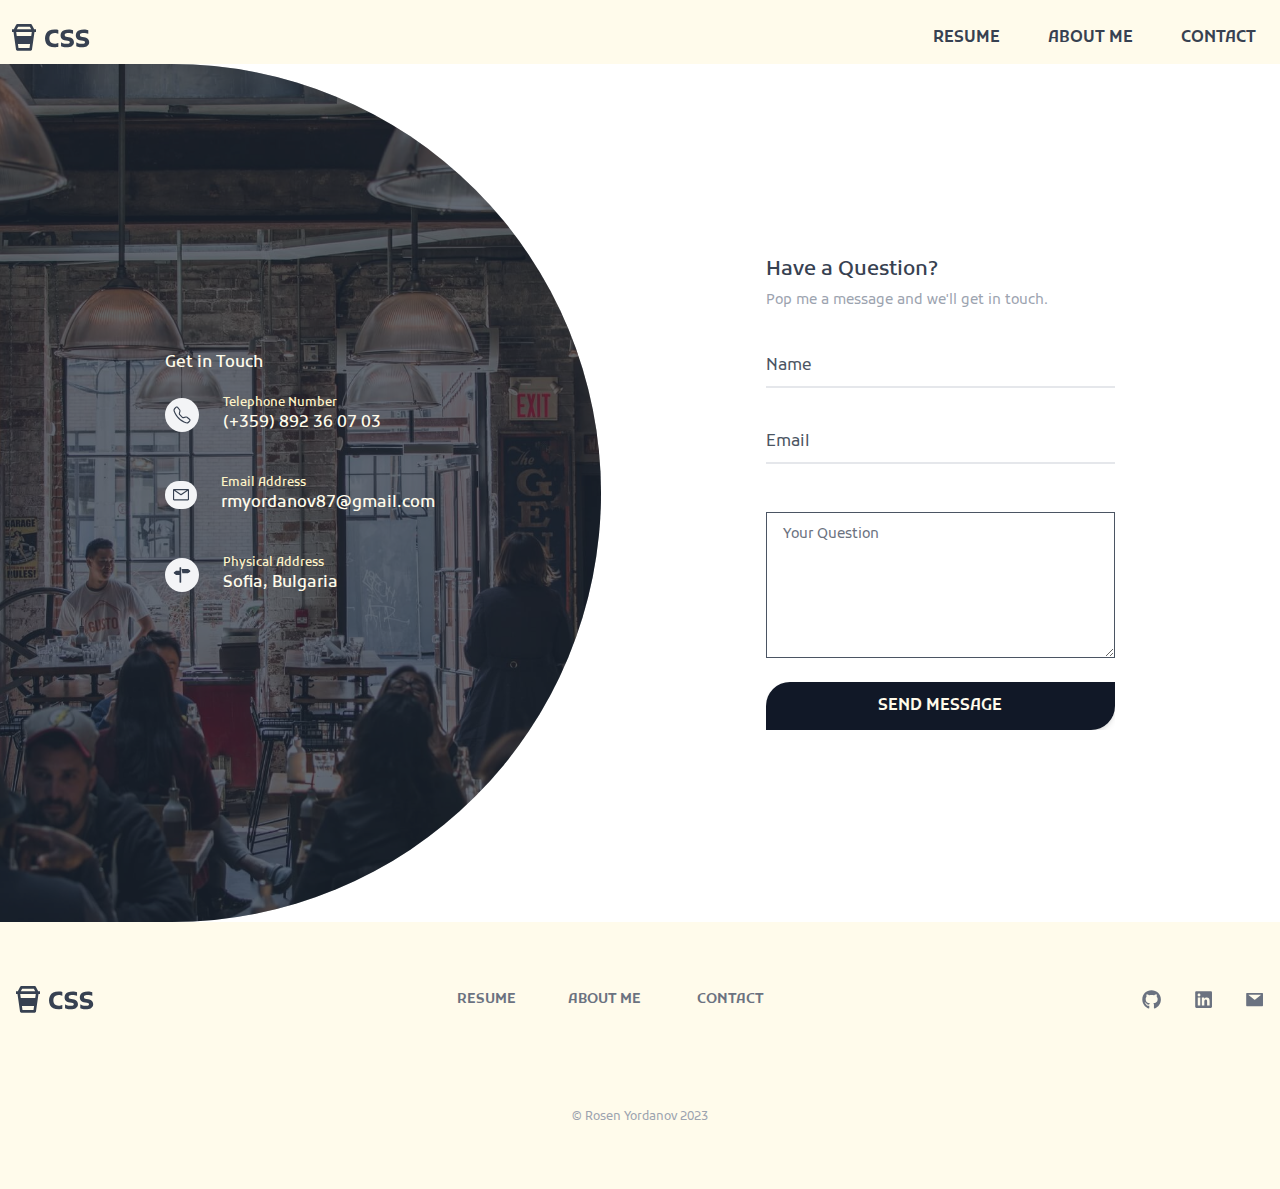
<file: contact.html>
<!DOCTYPE html>
<html lang="en">

<head>
  <meta charset="UTF-8" />
  <meta content="IE=edge" http-equiv="X-UA-Compatible" />
  <meta name="viewport" content="width=device-width, initial-scale=1.0" />

  <!-- Meta Description -->
  <meta content="" name="description" />

  <!-- CSS Stylesheets -->
  <link rel="stylesheet" href="styles/index.css" />

  <!--Font Styles -->
  <link rel="preconnect" href="https://fonts.gstatic.com">
  <link href="https://fonts.googleapis.com/css2?family=Kufam:wght@400;500;600;700;900&display=swap" rel="stylesheet">

  <!--FAVICON-->
  <link href="images/coffee-favicon.ico" rel="icon" />
  <title>Coffee Shop Specialist</title>
</head>

<body>
  <section class="relative lg:h-screen">
    <!-- Start of header -->
    <header class="absolute w-full z-10">
      <nav class="lg:max-w-screen-xl  flex flex-row flex-wrap justify-between my-4 lg:my-6 ml-auto mr-auto "
        role="navigation">
        <!-- COMPANY LOGO (SVG) -->
        <div class="flex items-center ml-3">
          <a href="/">
            <svg width="82" height="27" viewBox="0 0 82 27" fill="none" xmlns="http://www.w3.org/2000/svg">
              <path
                d="M5.33333 26.6667H18.6667C18.9875 26.6667 19.2976 26.5511 19.5401 26.3409C19.7825 26.1308 19.9411 25.8403 19.9867 25.5227L22.4893 8H24V5.33333H22.1573L19.8587 0.737334C19.7483 0.515698 19.5782 0.329264 19.3676 0.199005C19.157 0.0687447 18.9143 -0.000174134 18.6667 3.30415e-07H5.33333C4.828 3.30415e-07 4.36667 0.285334 4.14 0.737334L1.84267 5.33333H0V8H1.51067L4.01333 25.5227C4.05889 25.8403 4.21745 26.1308 4.45991 26.3409C4.70238 26.5511 5.01248 26.6667 5.33333 26.6667V26.6667ZM19.224 12H4.776L4.204 8H19.7947L19.224 12ZM6.48933 24L5.91733 20H18.0813L17.5093 24H6.48933V24ZM6.15733 2.66667H17.8427L19.176 5.33333H4.824L6.15733 2.66667Z"
                fill="#374151" />
              <path
                d="M33.008 14.36C33.008 12.552 33.36 10.984 34.064 9.656C34.784 8.312 35.848 7.272 37.256 6.536C38.68 5.8 40.448 5.432 42.56 5.432C43.376 5.432 44.112 5.496 44.768 5.624C45.424 5.752 45.944 5.896 46.328 6.056V9.728H46.064C45.68 9.52 45.208 9.352 44.648 9.224C44.088 9.096 43.48 9.032 42.824 9.032C41.56 9.032 40.52 9.248 39.704 9.68C38.904 10.112 38.312 10.728 37.928 11.528C37.544 12.328 37.352 13.272 37.352 14.36C37.352 15.448 37.544 16.392 37.928 17.192C38.312 17.992 38.904 18.608 39.704 19.04C40.52 19.472 41.56 19.688 42.824 19.688C43.48 19.688 44.088 19.624 44.648 19.496C45.208 19.368 45.68 19.2 46.064 18.992H46.328V22.664C45.944 22.824 45.424 22.968 44.768 23.096C44.112 23.224 43.376 23.288 42.56 23.288C40.448 23.288 38.68 22.928 37.256 22.208C35.848 21.488 34.784 20.464 34.064 19.136C33.36 17.792 33.008 16.2 33.008 14.36ZM49.0471 18.584H49.2871C49.6871 18.792 50.1671 18.992 50.7271 19.184C51.2871 19.376 51.8951 19.536 52.5511 19.664C53.2231 19.776 53.8951 19.832 54.5671 19.832C55.2711 19.832 55.8551 19.784 56.3191 19.688C56.7991 19.592 57.1591 19.44 57.3991 19.232C57.6551 19.008 57.7831 18.712 57.7831 18.344C57.7831 17.88 57.6231 17.536 57.3031 17.312C56.9991 17.088 56.4471 16.912 55.6471 16.784L54.0631 16.544C52.8791 16.368 51.8711 16.064 51.0391 15.632C50.2231 15.2 49.6071 14.632 49.1911 13.928C48.7751 13.208 48.5671 12.344 48.5671 11.336C48.5671 10.104 48.8551 9.048 49.4311 8.168C50.0231 7.288 50.9191 6.616 52.1191 6.152C53.3191 5.672 54.8551 5.432 56.7271 5.432C57.5591 5.432 58.3591 5.504 59.1271 5.648C59.8951 5.776 60.5351 5.952 61.0471 6.176V9.8H60.7831C60.3031 9.576 59.6871 9.368 58.9351 9.176C58.1831 8.984 57.3431 8.888 56.4151 8.888C55.6151 8.888 54.9351 8.968 54.3751 9.128C53.8311 9.288 53.4151 9.536 53.1271 9.872C52.8391 10.192 52.6951 10.6 52.6951 11.096C52.6951 11.736 52.9031 12.192 53.3191 12.464C53.7351 12.736 54.4071 12.952 55.3351 13.112L56.8471 13.352C57.7911 13.496 58.6471 13.752 59.4151 14.12C60.1991 14.488 60.8151 15 61.2631 15.656C61.7271 16.312 61.9591 17.176 61.9591 18.248C61.9591 19.16 61.7671 19.944 61.3831 20.6C60.9991 21.24 60.4631 21.76 59.7751 22.16C59.1031 22.544 58.3191 22.824 57.4231 23C56.5431 23.192 55.5911 23.288 54.5671 23.288C53.8471 23.288 53.1351 23.24 52.4311 23.144C51.7431 23.064 51.1031 22.952 50.5111 22.808C49.9191 22.664 49.4311 22.512 49.0471 22.352V18.584ZM64.2815 18.584H64.5215C64.9215 18.792 65.4015 18.992 65.9615 19.184C66.5215 19.376 67.1295 19.536 67.7855 19.664C68.4575 19.776 69.1295 19.832 69.8015 19.832C70.5055 19.832 71.0895 19.784 71.5535 19.688C72.0335 19.592 72.3935 19.44 72.6335 19.232C72.8895 19.008 73.0175 18.712 73.0175 18.344C73.0175 17.88 72.8575 17.536 72.5375 17.312C72.2335 17.088 71.6815 16.912 70.8815 16.784L69.2975 16.544C68.1135 16.368 67.1055 16.064 66.2735 15.632C65.4575 15.2 64.8415 14.632 64.4255 13.928C64.0095 13.208 63.8015 12.344 63.8015 11.336C63.8015 10.104 64.0895 9.048 64.6655 8.168C65.2575 7.288 66.1535 6.616 67.3535 6.152C68.5535 5.672 70.0895 5.432 71.9615 5.432C72.7935 5.432 73.5935 5.504 74.3615 5.648C75.1295 5.776 75.7695 5.952 76.2815 6.176V9.8H76.0175C75.5375 9.576 74.9215 9.368 74.1695 9.176C73.4175 8.984 72.5775 8.888 71.6495 8.888C70.8495 8.888 70.1695 8.968 69.6095 9.128C69.0655 9.288 68.6495 9.536 68.3615 9.872C68.0735 10.192 67.9295 10.6 67.9295 11.096C67.9295 11.736 68.1375 12.192 68.5535 12.464C68.9695 12.736 69.6415 12.952 70.5695 13.112L72.0815 13.352C73.0255 13.496 73.8815 13.752 74.6495 14.12C75.4335 14.488 76.0495 15 76.4975 15.656C76.9615 16.312 77.1935 17.176 77.1935 18.248C77.1935 19.16 77.0015 19.944 76.6175 20.6C76.2335 21.24 75.6975 21.76 75.0095 22.16C74.3375 22.544 73.5535 22.824 72.6575 23C71.7775 23.192 70.8255 23.288 69.8015 23.288C69.0815 23.288 68.3695 23.24 67.6655 23.144C66.9775 23.064 66.3375 22.952 65.7455 22.808C65.1535 22.664 64.6655 22.512 64.2815 22.352V18.584Z"
                fill="#374151" />
            </svg>
          </a>
        </div>
        <div class="inline-block h-8 mr-3 lg:hidden">
          <button id="nav_toggle" class="h-full w-full">
            <svg class="h-full w-auto" xmlns="http://www.w3.org/2000/svg" width="192" height="192" fill="#4B5563"
              viewBox="0 0 256 256">
              <rect width="256" height="256" fill="none"></rect>
              <line x1="40" y1="128" x2="216" y2="128" stroke="#4B5563" stroke-linecap="round" stroke-linejoin="round"
                stroke-width="16"></line>
              <line x1="40" y1="64" x2="216" y2="64" stroke="#4B5563" stroke-linecap="round" stroke-linejoin="round"
                stroke-width="16"></line>
              <line x1="40" y1="192" x2="216" y2="192" stroke="#4B5563" stroke-linecap="round" stroke-linejoin="round"
                stroke-width="16"></line>
            </svg>
          </button>
        </div>
        <div id="nav_content"
          class="w-full hidden py-8 lg:flex lg:w-auto lg:py-0 lg:items-center rounded-br-full shadow-md lg:shadow-none bg-yellow-50">
          
          <ul class="flex flex-col ml-auto text-md text-gray-700 font-semibold lg:flex-row">
            <li class="mx-6 w-mc hover:text-gray-900 mb-4 lg:mb-0"><a href="/resume/Rosen's Resume.pdf" target="_blank">RESUME</a></li>
            <li class="mx-6 w-mc hover:text-gray-900 mb-4 lg:mb-0"><a href="/about.html">ABOUT ME</a></li>
            <li class="mx-6 w-mc hover:text-gray-900 mb-4 lg:mb-0"><a href="/contact.html">CONTACT</a></li>
          </ul>
        </div>
        </div>
      </nav>
    </header>


    <!-- Start of 'Contact' Landing -->
    <section class="pt-16">
      <!-- Contact Info + Form Container -->
      <div class="w-full lg:flex bg-white">
        <div
          class="relative flex-grow justify-center px-8 lg:px-20 flex items-center py-20 lg:py-48 rounded-r-full overflow-hidden">
          <div class="absolute top-0 right-0 bottom-0 left-0 bg-gray-800">
            <img class="h-full w-full object-cover opacity-30" src="./images/work_3.jpg" alt="A coffee shop.">
          </div>
          <!-- Contact Info -->
          <div class="z-10">
            <h2 class="font-medium mb-5 text-yellow-50">Get in Touch</h2>
            <div>
              <div class="flex items-center mb-10">
                <div class="p-2 rounded-full mr-6 bg-gray-100">
                  <svg class="text-gray-700 fill-current" width="18" height="18" viewBox="0 0 18 18"
                    xmlns="http://www.w3.org/2000/svg">
                    <path
                      d="M4.3649 1.88322C4.30193 1.80222 4.22245 1.73554 4.13173 1.68762C4.04101 1.6397 3.94113 1.61162 3.83873 1.60527C3.73633 1.59891 3.63375 1.61442 3.5378 1.65075C3.44185 1.68709 3.35474 1.74342 3.28223 1.81602L2.1793 2.92002C1.6641 3.43628 1.47423 4.16695 1.6993 4.80802C2.63342 7.46144 4.15295 9.87052 6.14517 11.8566C8.13122 13.8487 10.5403 15.3683 13.1937 16.3024C13.8348 16.5275 14.5654 16.3376 15.0817 15.8224L16.1846 14.7195C16.2572 14.647 16.3136 14.5599 16.3499 14.4639C16.3862 14.368 16.4017 14.2654 16.3954 14.163C16.389 14.0606 16.361 13.9607 16.313 13.87C16.2651 13.7793 16.1984 13.6998 16.1174 13.6368L13.6566 11.7232C13.5701 11.6561 13.4694 11.6095 13.3623 11.587C13.2551 11.5644 13.1442 11.5665 13.038 11.5931L10.702 12.1766C10.3902 12.2545 10.0635 12.2503 9.75375 12.1645C9.44401 12.0788 9.16177 11.9142 8.9345 11.687L6.31477 9.06615C6.08732 8.83899 5.92258 8.5568 5.83659 8.24706C5.75061 7.93732 5.7463 7.61058 5.8241 7.29869L6.40863 4.96268C6.4352 4.85644 6.43729 4.74555 6.41475 4.63838C6.39221 4.53121 6.34562 4.43056 6.2785 4.34402L4.3649 1.88322ZM2.4769 1.01175C2.66356 0.82503 2.88781 0.680157 3.13475 0.58675C3.3817 0.493343 3.64569 0.453539 3.9092 0.469984C4.17271 0.486428 4.4297 0.558742 4.66312 0.682126C4.89654 0.80551 5.10103 0.977139 5.26303 1.18562L7.17663 3.64535C7.52757 4.09655 7.6513 4.68428 7.51263 5.23895L6.92917 7.57495C6.899 7.69594 6.90063 7.82268 6.9339 7.94286C6.96717 8.06303 7.03094 8.17256 7.11903 8.26082L9.73983 10.8816C9.82819 10.9699 9.93791 11.0338 10.0583 11.067C10.1787 11.1003 10.3056 11.1018 10.4268 11.0715L12.7617 10.488C13.0354 10.4196 13.3211 10.4143 13.5972 10.4725C13.8733 10.5307 14.1325 10.6509 14.3553 10.824L16.815 12.7376C17.6993 13.4256 17.7804 14.7323 16.9889 15.5227L15.886 16.6256C15.0966 17.415 13.9169 17.7616 12.8172 17.3744C10.0024 16.384 7.44679 14.7726 5.33983 12.6598C3.22707 10.5531 1.61568 7.99784 0.625166 5.18348C0.239033 4.08482 0.585699 2.90402 1.37503 2.11468L2.47797 1.01175H2.4769Z" />
                    </g>
                    <defs>
                      <clipPath id="clip0">
                        <rect width="17.0667" height="17.0667" fill="white" transform="translate(0.466797 0.466667)" />
                      </clipPath>
                    </defs>
                  </svg>
                </div>
                <div>
                  <span class="block text-xs font-medium text-yellow-100">Telephone Number</span>
                  <span class="block font-medium text-yellow-50"><a href="tel:+359892360703">(+359) 892 36 07 03</a></span>
                </div>
              </div>
            </div>
            <div class="flex items-center mb-10">
              <div class="p-2 rounded-full mr-6 bg-gray-100">
                <svg class="text-gray-700 fill-current" width="16" height="12" viewBox="0 0 16 12" fill="none"
                  xmlns="http://www.w3.org/2000/svg">
                  <path
                    d="M14.8571 0H1.14286C0.839753 0 0.549062 0.120408 0.334735 0.334735C0.120408 0.549062 0 0.839753 0 1.14286V10.2857C0 10.5888 0.120408 10.8795 0.334735 11.0938C0.549062 11.3082 0.839753 11.4286 1.14286 11.4286H14.8571C15.1602 11.4286 15.4509 11.3082 15.6653 11.0938C15.8796 10.8795 16 10.5888 16 10.2857V1.14286C16 0.839753 15.8796 0.549062 15.6653 0.334735C15.4509 0.120408 15.1602 0 14.8571 0V0ZM13.6 1.14286L8 5.01714L2.4 1.14286H13.6ZM1.14286 10.2857V1.66286L7.67429 6.18286C7.76994 6.24922 7.88358 6.28478 8 6.28478C8.11642 6.28478 8.23006 6.24922 8.32571 6.18286L14.8571 1.66286V10.2857H1.14286Z" />
                </svg>
              </div>
              <div>
                <span class="block text-xs font-medium text-yellow-100">Email Address</span>
                <span class="block font-medium text-yellow-50"><a href="mailto:rmyordanov87@gmail.com">
                    rmyordanov87@gmail.com</a></span>
              </div>
            </div>
            <div class="flex items-center mb-10">
              <div class="p-2 rounded-full bg-gray-100 mr-6">
                <svg class="text-gray-700 fill-current" width="18" height="18" viewBox="0 0 18 18" fill="none"
                  xmlns="http://www.w3.org/2000/svg">
                  <g clip-path="url(#clip0)">
                    <path
                      d="M17.4284 4.87413L15.4017 3.31253C15.264 3.22412 15.1142 3.15601 14.9571 3.11029C14.8006 3.05964 14.6377 3.03148 14.4733 3.02666H8.63987L9.32339 7.29333H14.4733C14.6132 7.29333 14.7881 7.26176 14.9562 7.2097C15.1244 7.15765 15.2865 7.08597 15.4008 7.00832L17.4275 5.44501C17.5427 5.36736 17.5999 5.2641 17.5999 5.16C17.5999 5.05589 17.5427 4.95264 17.4284 4.87413V4.87413ZM7.78654 1.32H6.9332C6.82004 1.32 6.71152 1.36495 6.6315 1.44496C6.55149 1.52498 6.50654 1.6335 6.50654 1.74666V4.73333H3.65982C3.51816 4.73333 3.34408 4.7649 3.17598 4.81781C3.00702 4.86901 2.84574 4.93984 2.73139 5.0192L0.704723 6.5808C0.589523 6.65845 0.533203 6.76256 0.533203 6.86666C0.533203 6.96992 0.589523 7.07317 0.704723 7.15253L2.73139 8.71584C2.84574 8.79349 3.00702 8.86517 3.17598 8.91637C3.34408 8.96842 3.51816 9 3.65982 9H6.50654V16.2533C6.50654 16.3665 6.55149 16.475 6.6315 16.555C6.71152 16.635 6.82004 16.68 6.9332 16.68H7.78654C7.8997 16.68 8.00822 16.635 8.08824 16.555C8.16825 16.475 8.2132 16.3665 8.2132 16.2533V1.74666C8.2132 1.6335 8.16825 1.52498 8.08824 1.44496C8.00822 1.36495 7.8997 1.32 7.78654 1.32V1.32Z" />
                  </g>
                  <defs>
                    <clipPath id="clip0">
                      <rect width="17.0667" height="17.0667" fill="white" transform="translate(0.533203 0.466667)" />
                    </clipPath>
                  </defs>
                </svg>
              </div>
              <div>
                <span class="block text-xs font-medium text-yellow-100">Physical Address</span>
                <span class="block font-medium text-yellow-50">Sofia, Bulgaria</span>
              </div>
            </div>
          </div>

        </div>
        <!-- Contact Form -->
        <div class="flex-grow justify-center bg-white px-8 lg:px-20 py-20 lg:py-48">
          <div class="flex justify-center">
            <div>
              <h2 class="text-xl lg:text-xl font-medium mb-1 text-gray-700">Have a Question?</h2>
              <span class="text-sm mb-4 text-gray-400">Pop me a message and we'll get in touch.</span>
              <!-- Form -->
              <form name="contact" data-netlify="true" autocomplete="off" netlify-honeypot="bot-field">
                <p class="hidden">
                  <label>Don’t fill this out if you’re human: <input name="bot-field" /></label>
                </p>
                <div class="input-animated">
                  <input type="text" id="name" name="name" required pattern="\S+.*" placeholder="the placeholder" />
                  <label htmlFor="name" class="label-name"><span class="content-name">Name</span></label>
                </div>
                <div class="input-animated">
                  <input type="email" id="email" name="email" required placeholder="the placeholder" />
                  <label htmlFor="email" class="label-email"><span class="content-email">Email</span></label>
                </div>
                <div>
                  <textarea name="question" placeholder="Your Question" id="question" cols="30" rows="5" minLength="10"
                    maxLength="100" required></textarea>
                </div>
                <button type="submit" id="submit-button"
                  class="w-full font-semibold rounded-tl-3xl rounded-br-3xl uppercase text-center px-5 py-3 shadow-md my-4 lg:mb-0 bg-gray-900 text-yellow-50 hover:bg-gray-700 focus:ring-4 focus:ring-yellow-300">Send
                  Message</button>
                <span id="success"
                  class="hidden absolute mt-2 px-4 py-2 font-medium border rounded-sm border-green-500 bg-green-100 text-green-600">Thanks!
                  We'll be in touch soon.</span>
                <span id="error"
                  class="hidden absolute mt-2 px-4 py-2 font-medium border rounded-sm border-red-500 bg-red-100 text-red-600">Whoops...
                  Something went wrong.</span>
              </form>
            </div>
          </div>
        </div>
      </div>
    </section>


    <!--Footer links and social media-->
    <footer class="py-16">
      <div class="flex flex-col lg:flex-row items-center justify-between mx-auto max-w-screen-xl">
        <div class="flex items-center">
          <!-- Logo SVG-->
          <a class="ml-4" href="/">
            <svg width="82" height="27" viewBox="0 0 82 27" fill="none" xmlns="http://www.w3.org/2000/svg">
              <path
                d="M5.33333 26.6667H18.6667C18.9875 26.6667 19.2976 26.5511 19.5401 26.3409C19.7825 26.1308 19.9411 25.8403 19.9867 25.5227L22.4893 8H24V5.33333H22.1573L19.8587 0.737334C19.7483 0.515698 19.5782 0.329264 19.3676 0.199005C19.157 0.0687447 18.9143 -0.000174134 18.6667 3.30415e-07H5.33333C4.828 3.30415e-07 4.36667 0.285334 4.14 0.737334L1.84267 5.33333H0V8H1.51067L4.01333 25.5227C4.05889 25.8403 4.21745 26.1308 4.45991 26.3409C4.70238 26.5511 5.01248 26.6667 5.33333 26.6667V26.6667ZM19.224 12H4.776L4.204 8H19.7947L19.224 12ZM6.48933 24L5.91733 20H18.0813L17.5093 24H6.48933V24ZM6.15733 2.66667H17.8427L19.176 5.33333H4.824L6.15733 2.66667Z"
                fill="#374151" />
              <path
                d="M33.008 14.36C33.008 12.552 33.36 10.984 34.064 9.656C34.784 8.312 35.848 7.272 37.256 6.536C38.68 5.8 40.448 5.432 42.56 5.432C43.376 5.432 44.112 5.496 44.768 5.624C45.424 5.752 45.944 5.896 46.328 6.056V9.728H46.064C45.68 9.52 45.208 9.352 44.648 9.224C44.088 9.096 43.48 9.032 42.824 9.032C41.56 9.032 40.52 9.248 39.704 9.68C38.904 10.112 38.312 10.728 37.928 11.528C37.544 12.328 37.352 13.272 37.352 14.36C37.352 15.448 37.544 16.392 37.928 17.192C38.312 17.992 38.904 18.608 39.704 19.04C40.52 19.472 41.56 19.688 42.824 19.688C43.48 19.688 44.088 19.624 44.648 19.496C45.208 19.368 45.68 19.2 46.064 18.992H46.328V22.664C45.944 22.824 45.424 22.968 44.768 23.096C44.112 23.224 43.376 23.288 42.56 23.288C40.448 23.288 38.68 22.928 37.256 22.208C35.848 21.488 34.784 20.464 34.064 19.136C33.36 17.792 33.008 16.2 33.008 14.36ZM49.0471 18.584H49.2871C49.6871 18.792 50.1671 18.992 50.7271 19.184C51.2871 19.376 51.8951 19.536 52.5511 19.664C53.2231 19.776 53.8951 19.832 54.5671 19.832C55.2711 19.832 55.8551 19.784 56.3191 19.688C56.7991 19.592 57.1591 19.44 57.3991 19.232C57.6551 19.008 57.7831 18.712 57.7831 18.344C57.7831 17.88 57.6231 17.536 57.3031 17.312C56.9991 17.088 56.4471 16.912 55.6471 16.784L54.0631 16.544C52.8791 16.368 51.8711 16.064 51.0391 15.632C50.2231 15.2 49.6071 14.632 49.1911 13.928C48.7751 13.208 48.5671 12.344 48.5671 11.336C48.5671 10.104 48.8551 9.048 49.4311 8.168C50.0231 7.288 50.9191 6.616 52.1191 6.152C53.3191 5.672 54.8551 5.432 56.7271 5.432C57.5591 5.432 58.3591 5.504 59.1271 5.648C59.8951 5.776 60.5351 5.952 61.0471 6.176V9.8H60.7831C60.3031 9.576 59.6871 9.368 58.9351 9.176C58.1831 8.984 57.3431 8.888 56.4151 8.888C55.6151 8.888 54.9351 8.968 54.3751 9.128C53.8311 9.288 53.4151 9.536 53.1271 9.872C52.8391 10.192 52.6951 10.6 52.6951 11.096C52.6951 11.736 52.9031 12.192 53.3191 12.464C53.7351 12.736 54.4071 12.952 55.3351 13.112L56.8471 13.352C57.7911 13.496 58.6471 13.752 59.4151 14.12C60.1991 14.488 60.8151 15 61.2631 15.656C61.7271 16.312 61.9591 17.176 61.9591 18.248C61.9591 19.16 61.7671 19.944 61.3831 20.6C60.9991 21.24 60.4631 21.76 59.7751 22.16C59.1031 22.544 58.3191 22.824 57.4231 23C56.5431 23.192 55.5911 23.288 54.5671 23.288C53.8471 23.288 53.1351 23.24 52.4311 23.144C51.7431 23.064 51.1031 22.952 50.5111 22.808C49.9191 22.664 49.4311 22.512 49.0471 22.352V18.584ZM64.2815 18.584H64.5215C64.9215 18.792 65.4015 18.992 65.9615 19.184C66.5215 19.376 67.1295 19.536 67.7855 19.664C68.4575 19.776 69.1295 19.832 69.8015 19.832C70.5055 19.832 71.0895 19.784 71.5535 19.688C72.0335 19.592 72.3935 19.44 72.6335 19.232C72.8895 19.008 73.0175 18.712 73.0175 18.344C73.0175 17.88 72.8575 17.536 72.5375 17.312C72.2335 17.088 71.6815 16.912 70.8815 16.784L69.2975 16.544C68.1135 16.368 67.1055 16.064 66.2735 15.632C65.4575 15.2 64.8415 14.632 64.4255 13.928C64.0095 13.208 63.8015 12.344 63.8015 11.336C63.8015 10.104 64.0895 9.048 64.6655 8.168C65.2575 7.288 66.1535 6.616 67.3535 6.152C68.5535 5.672 70.0895 5.432 71.9615 5.432C72.7935 5.432 73.5935 5.504 74.3615 5.648C75.1295 5.776 75.7695 5.952 76.2815 6.176V9.8H76.0175C75.5375 9.576 74.9215 9.368 74.1695 9.176C73.4175 8.984 72.5775 8.888 71.6495 8.888C70.8495 8.888 70.1695 8.968 69.6095 9.128C69.0655 9.288 68.6495 9.536 68.3615 9.872C68.0735 10.192 67.9295 10.6 67.9295 11.096C67.9295 11.736 68.1375 12.192 68.5535 12.464C68.9695 12.736 69.6415 12.952 70.5695 13.112L72.0815 13.352C73.0255 13.496 73.8815 13.752 74.6495 14.12C75.4335 14.488 76.0495 15 76.4975 15.656C76.9615 16.312 77.1935 17.176 77.1935 18.248C77.1935 19.16 77.0015 19.944 76.6175 20.6C76.2335 21.24 75.6975 21.76 75.0095 22.16C74.3375 22.544 73.5535 22.824 72.6575 23C71.7775 23.192 70.8255 23.288 69.8015 23.288C69.0815 23.288 68.3695 23.24 67.6655 23.144C66.9775 23.064 66.3375 22.952 65.7455 22.808C65.1535 22.664 64.6655 22.512 64.2815 22.352V18.584Z"
                fill="#374151" />
            </svg>
  
          </a>
        </div>
        <ul class="flex flex-col lg:flex-row items-center text-sm font-semibold text-gray-500 py-12 lg:py-0">
          <li class="mx-6 w-mc hover:text-gray-900 mb-4 lg:mb-0"><a href="/resume/Rosen's Resume.pdf" target="_blank">RESUME</a></li>
          <li class="mx-7 hover:text-gray-700 mb-2 lg:mb-0">
            <a href="/about.html">ABOUT ME</a>
          </li>
  
          <li class="mx-7 hover:text-gray-700 mb-2 lg:mb-0">
            <a href="/contact.html">CONTACT</a>
          </li>
        </ul>
        <div class="flex text-gray-500">
         
          <a class="hover:text-gray-700" href="https://github.com/rmyordanov" target="blank"><svg class="mx-4 fill-current"  fill="none" stroke="currentColor" fill="currentColor" stroke-width="0" viewBox="0 0 496 512" height="1.2em" width="1.2em" xmlns="http://www.w3.org/2000/svg"><path d="M165.9 397.4c0 2-2.3 3.6-5.2 3.6-3.3.3-5.6-1.3-5.6-3.6 0-2 2.3-3.6 5.2-3.6 3-.3 5.6 1.3 5.6 3.6zm-31.1-4.5c-.7 2 1.3 4.3 4.3 4.9 2.6 1 5.6 0 6.2-2s-1.3-4.3-4.3-5.2c-2.6-.7-5.5.3-6.2 2.3zm44.2-1.7c-2.9.7-4.9 2.6-4.6 4.9.3 2 2.9 3.3 5.9 2.6 2.9-.7 4.9-2.6 4.6-4.6-.3-1.9-3-3.2-5.9-2.9zM244.8 8C106.1 8 0 113.3 0 252c0 110.9 69.8 205.8 169.5 239.2 12.8 2.3 17.3-5.6 17.3-12.1 0-6.2-.3-40.4-.3-61.4 0 0-70 15-84.7-29.8 0 0-11.4-29.1-27.8-36.6 0 0-22.9-15.7 1.6-15.4 0 0 24.9 2 38.6 25.8 21.9 38.6 58.6 27.5 72.9 20.9 2.3-16 8.8-27.1 16-33.7-55.9-6.2-112.3-14.3-112.3-110.5 0-27.5 7.6-41.3 23.6-58.9-2.6-6.5-11.1-33.3 2.6-67.9 20.9-6.5 69 27 69 27 20-5.6 41.5-8.5 62.8-8.5s42.8 2.9 62.8 8.5c0 0 48.1-33.6 69-27 13.7 34.7 5.2 61.4 2.6 67.9 16 17.7 25.8 31.5 25.8 58.9 0 96.5-58.9 104.2-114.8 110.5 9.2 7.9 17 22.9 17 46.4 0 33.7-.3 75.4-.3 83.6 0 6.5 4.6 14.4 17.3 12.1C428.2 457.8 496 362.9 496 252 496 113.3 383.5 8 244.8 8zM97.2 352.9c-1.3 1-1 3.3.7 5.2 1.6 1.6 3.9 2.3 5.2 1 1.3-1 1-3.3-.7-5.2-1.6-1.6-3.9-2.3-5.2-1zm-10.8-8.1c-.7 1.3.3 2.9 2.3 3.9 1.6 1 3.6.7 4.3-.7.7-1.3-.3-2.9-2.3-3.9-2-.6-3.6-.3-4.3.7zm32.4 35.6c-1.6 1.3-1 4.3 1.3 6.2 2.3 2.3 5.2 2.6 6.5 1 1.3-1.3.7-4.3-1.3-6.2-2.2-2.3-5.2-2.6-6.5-1zm-11.4-14.7c-1.6 1-1.6 3.6 0 5.9 1.6 2.3 4.3 3.3 5.6 2.3 1.6-1.3 1.6-3.9 0-6.2-1.4-2.3-4-3.3-5.6-2z"></path></svg></a>
          <a class="hover:text-gray-700" href="https://www.linkedin.com/in/rosen-yordanov-490284158/" target="blank"><svg class="mx-4 fill-current" stroke="currentColor" fill="currentColor" stroke-width="0" viewBox="0 0 448 512" height="1.2em" width="1.2em" xmlns="http://www.w3.org/2000/svg"><path d="M416 32H31.9C14.3 32 0 46.5 0 64.3v383.4C0 465.5 14.3 480 31.9 480H416c17.6 0 32-14.5 32-32.3V64.3c0-17.8-14.4-32.3-32-32.3zM135.4 416H69V202.2h66.5V416zm-33.2-243c-21.3 0-38.5-17.3-38.5-38.5S80.9 96 102.2 96c21.2 0 38.5 17.3 38.5 38.5 0 21.3-17.2 38.5-38.5 38.5zm282.1 243h-66.4V312c0-24.8-.5-56.7-34.5-56.7-34.6 0-39.9 27-39.9 54.9V416h-66.4V202.2h63.7v29.2h.9c8.9-16.8 30.6-34.5 62.9-34.5 67.2 0 79.7 44.3 79.7 101.9V416z"></path></svg></a>
            
            <a class="hover:text-gray-700" href="mailto:rmyordanov87@gmail.com"><svg class="mx-4 fill-current" stroke="currentColor" fill="currentColor" stroke-width="0" viewBox="0 0 1024 1024" height="1.2em" width="1.2em" xmlns="http://www.w3.org/2000/svg"><path d="M928 160H96c-17.7 0-32 14.3-32 32v640c0 17.7 14.3 32 32 32h832c17.7 0 32-14.3 32-32V192c0-17.7-14.3-32-32-32zm-80.8 108.9L531.7 514.4c-7.8 6.1-18.7 6.1-26.5 0L189.6 268.9A7.2 7.2 0 0 1 194 256h648.8a7.2 7.2 0 0 1 4.4 12.9z"></path></svg></a>
         
        </div>
      </div>
  
      <!-- Fine Print-->
      <div class="flex flex-col items-center mt-24 text-xs text-gray-400">
        <span>&copy; Rosen Yordanov 2023</span>
      </div>
    </footer>


</body>

<script src="js/nav.js"></script>
<script src="js/form.js"></script>

</html>
</file>
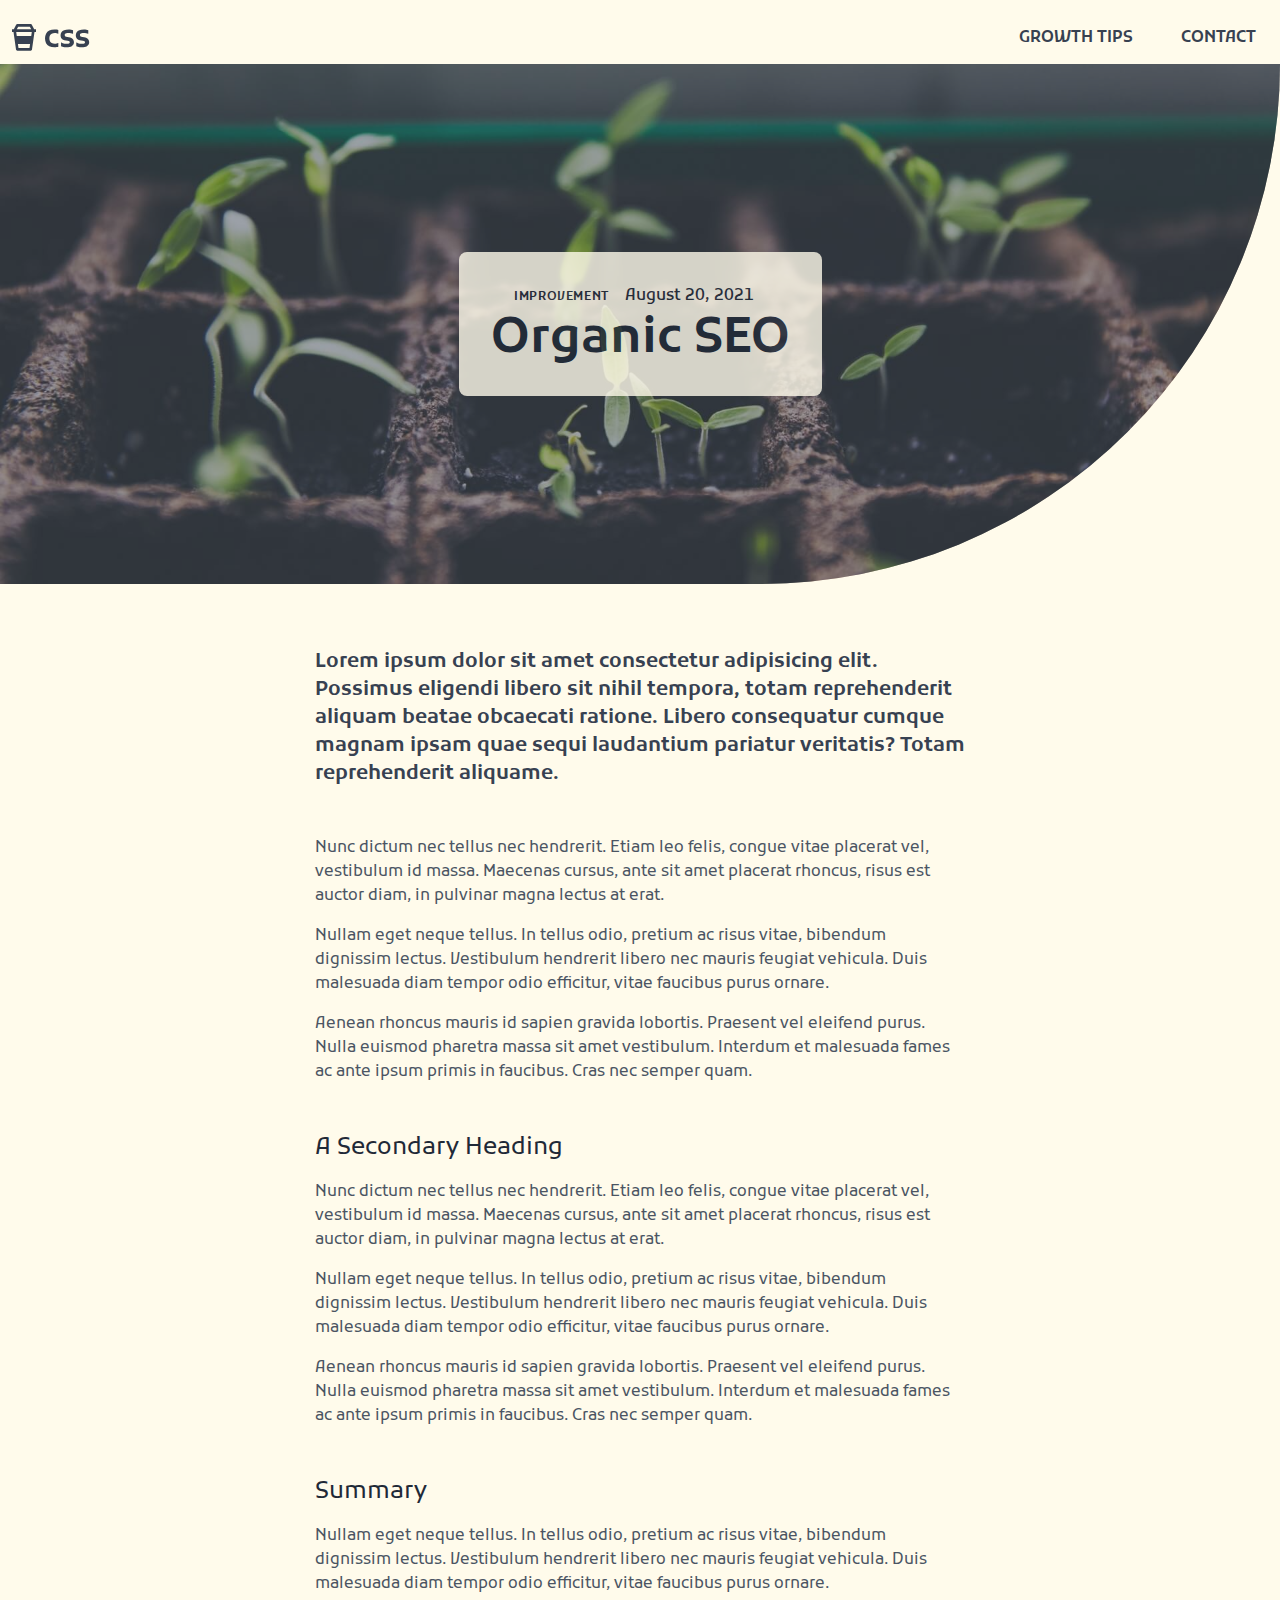
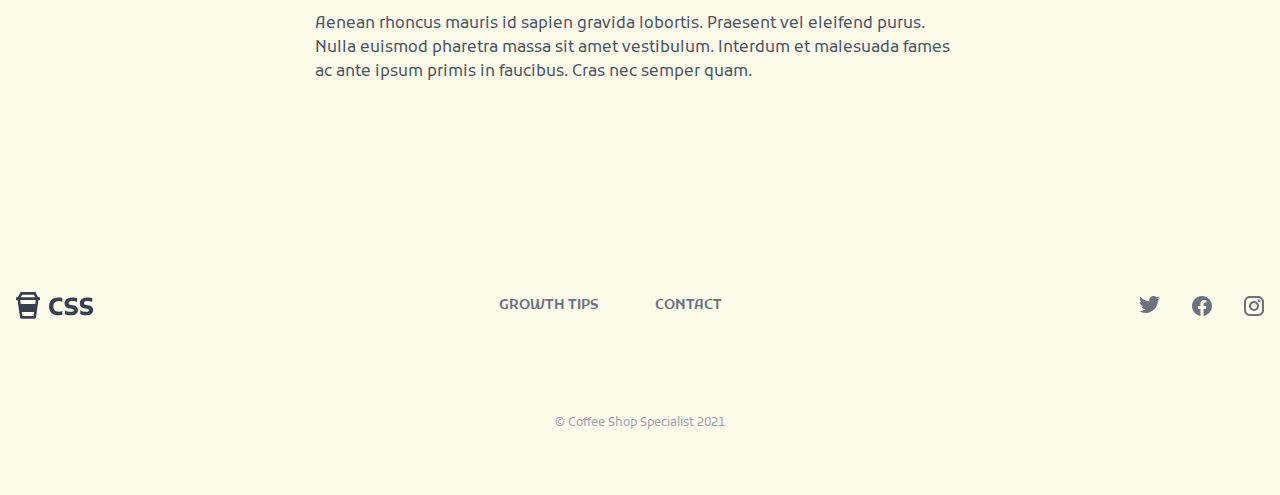
<file: how_to_use_organic_seo.html>
<!DOCTYPE html>
<html lang="en">

<head>
  <meta charset="UTF-8" />
  <meta content="IE=edge" http-equiv="X-UA-Compatible" />
  <meta name="viewport" content="width=device-width, initial-scale=1.0" />

  <!-- Meta Description -->
  <meta content="" name="description" />

  <!-- CSS Stylesheets -->
  <link rel="stylesheet" href="styles/index.css" />

  <!--Font Styles -->
  <link rel="preconnect" href="https://fonts.gstatic.com">
  <link href="https://fonts.googleapis.com/css2?family=Kufam:wght@400;500;600;700;900&display=swap" rel="stylesheet">

  <!--FAVICON-->
  <link href="images/coffee-favicon.ico" rel="icon" />
  <title>Coffee Shop Specialist</title>
</head>

<body>
  <section class="relative lg:h-screen">
    <!-- Start of header -->
    <header class="absolute w-full z-10">
      <nav class="lg:max-w-screen-xl  flex flex-row flex-wrap justify-between my-4 lg:my-6 ml-auto mr-auto "
        role="navigation">
        <!-- COMPANY LOGO (SVG) -->
        <div class="flex items-center ml-3">
          <a href="/">
            <svg width="82" height="27" viewBox="0 0 82 27" fill="none" xmlns="http://www.w3.org/2000/svg">
              <path
                d="M5.33333 26.6667H18.6667C18.9875 26.6667 19.2976 26.5511 19.5401 26.3409C19.7825 26.1308 19.9411 25.8403 19.9867 25.5227L22.4893 8H24V5.33333H22.1573L19.8587 0.737334C19.7483 0.515698 19.5782 0.329264 19.3676 0.199005C19.157 0.0687447 18.9143 -0.000174134 18.6667 3.30415e-07H5.33333C4.828 3.30415e-07 4.36667 0.285334 4.14 0.737334L1.84267 5.33333H0V8H1.51067L4.01333 25.5227C4.05889 25.8403 4.21745 26.1308 4.45991 26.3409C4.70238 26.5511 5.01248 26.6667 5.33333 26.6667V26.6667ZM19.224 12H4.776L4.204 8H19.7947L19.224 12ZM6.48933 24L5.91733 20H18.0813L17.5093 24H6.48933V24ZM6.15733 2.66667H17.8427L19.176 5.33333H4.824L6.15733 2.66667Z"
                fill="#374151" />
              <path
                d="M33.008 14.36C33.008 12.552 33.36 10.984 34.064 9.656C34.784 8.312 35.848 7.272 37.256 6.536C38.68 5.8 40.448 5.432 42.56 5.432C43.376 5.432 44.112 5.496 44.768 5.624C45.424 5.752 45.944 5.896 46.328 6.056V9.728H46.064C45.68 9.52 45.208 9.352 44.648 9.224C44.088 9.096 43.48 9.032 42.824 9.032C41.56 9.032 40.52 9.248 39.704 9.68C38.904 10.112 38.312 10.728 37.928 11.528C37.544 12.328 37.352 13.272 37.352 14.36C37.352 15.448 37.544 16.392 37.928 17.192C38.312 17.992 38.904 18.608 39.704 19.04C40.52 19.472 41.56 19.688 42.824 19.688C43.48 19.688 44.088 19.624 44.648 19.496C45.208 19.368 45.68 19.2 46.064 18.992H46.328V22.664C45.944 22.824 45.424 22.968 44.768 23.096C44.112 23.224 43.376 23.288 42.56 23.288C40.448 23.288 38.68 22.928 37.256 22.208C35.848 21.488 34.784 20.464 34.064 19.136C33.36 17.792 33.008 16.2 33.008 14.36ZM49.0471 18.584H49.2871C49.6871 18.792 50.1671 18.992 50.7271 19.184C51.2871 19.376 51.8951 19.536 52.5511 19.664C53.2231 19.776 53.8951 19.832 54.5671 19.832C55.2711 19.832 55.8551 19.784 56.3191 19.688C56.7991 19.592 57.1591 19.44 57.3991 19.232C57.6551 19.008 57.7831 18.712 57.7831 18.344C57.7831 17.88 57.6231 17.536 57.3031 17.312C56.9991 17.088 56.4471 16.912 55.6471 16.784L54.0631 16.544C52.8791 16.368 51.8711 16.064 51.0391 15.632C50.2231 15.2 49.6071 14.632 49.1911 13.928C48.7751 13.208 48.5671 12.344 48.5671 11.336C48.5671 10.104 48.8551 9.048 49.4311 8.168C50.0231 7.288 50.9191 6.616 52.1191 6.152C53.3191 5.672 54.8551 5.432 56.7271 5.432C57.5591 5.432 58.3591 5.504 59.1271 5.648C59.8951 5.776 60.5351 5.952 61.0471 6.176V9.8H60.7831C60.3031 9.576 59.6871 9.368 58.9351 9.176C58.1831 8.984 57.3431 8.888 56.4151 8.888C55.6151 8.888 54.9351 8.968 54.3751 9.128C53.8311 9.288 53.4151 9.536 53.1271 9.872C52.8391 10.192 52.6951 10.6 52.6951 11.096C52.6951 11.736 52.9031 12.192 53.3191 12.464C53.7351 12.736 54.4071 12.952 55.3351 13.112L56.8471 13.352C57.7911 13.496 58.6471 13.752 59.4151 14.12C60.1991 14.488 60.8151 15 61.2631 15.656C61.7271 16.312 61.9591 17.176 61.9591 18.248C61.9591 19.16 61.7671 19.944 61.3831 20.6C60.9991 21.24 60.4631 21.76 59.7751 22.16C59.1031 22.544 58.3191 22.824 57.4231 23C56.5431 23.192 55.5911 23.288 54.5671 23.288C53.8471 23.288 53.1351 23.24 52.4311 23.144C51.7431 23.064 51.1031 22.952 50.5111 22.808C49.9191 22.664 49.4311 22.512 49.0471 22.352V18.584ZM64.2815 18.584H64.5215C64.9215 18.792 65.4015 18.992 65.9615 19.184C66.5215 19.376 67.1295 19.536 67.7855 19.664C68.4575 19.776 69.1295 19.832 69.8015 19.832C70.5055 19.832 71.0895 19.784 71.5535 19.688C72.0335 19.592 72.3935 19.44 72.6335 19.232C72.8895 19.008 73.0175 18.712 73.0175 18.344C73.0175 17.88 72.8575 17.536 72.5375 17.312C72.2335 17.088 71.6815 16.912 70.8815 16.784L69.2975 16.544C68.1135 16.368 67.1055 16.064 66.2735 15.632C65.4575 15.2 64.8415 14.632 64.4255 13.928C64.0095 13.208 63.8015 12.344 63.8015 11.336C63.8015 10.104 64.0895 9.048 64.6655 8.168C65.2575 7.288 66.1535 6.616 67.3535 6.152C68.5535 5.672 70.0895 5.432 71.9615 5.432C72.7935 5.432 73.5935 5.504 74.3615 5.648C75.1295 5.776 75.7695 5.952 76.2815 6.176V9.8H76.0175C75.5375 9.576 74.9215 9.368 74.1695 9.176C73.4175 8.984 72.5775 8.888 71.6495 8.888C70.8495 8.888 70.1695 8.968 69.6095 9.128C69.0655 9.288 68.6495 9.536 68.3615 9.872C68.0735 10.192 67.9295 10.6 67.9295 11.096C67.9295 11.736 68.1375 12.192 68.5535 12.464C68.9695 12.736 69.6415 12.952 70.5695 13.112L72.0815 13.352C73.0255 13.496 73.8815 13.752 74.6495 14.12C75.4335 14.488 76.0495 15 76.4975 15.656C76.9615 16.312 77.1935 17.176 77.1935 18.248C77.1935 19.16 77.0015 19.944 76.6175 20.6C76.2335 21.24 75.6975 21.76 75.0095 22.16C74.3375 22.544 73.5535 22.824 72.6575 23C71.7775 23.192 70.8255 23.288 69.8015 23.288C69.0815 23.288 68.3695 23.24 67.6655 23.144C66.9775 23.064 66.3375 22.952 65.7455 22.808C65.1535 22.664 64.6655 22.512 64.2815 22.352V18.584Z"
                fill="#374151" />
            </svg>
          </a>
        </div>
        <div class="inline-block h-8 mr-3 lg:hidden">
          <button id="nav_toggle" class="h-full w-full">
            <svg class="h-full w-auto" xmlns="http://www.w3.org/2000/svg" width="192" height="192" fill="#4B5563"
              viewBox="0 0 256 256">
              <rect width="256" height="256" fill="none"></rect>
              <line x1="40" y1="128" x2="216" y2="128" stroke="#4B5563" stroke-linecap="round" stroke-linejoin="round"
                stroke-width="16"></line>
              <line x1="40" y1="64" x2="216" y2="64" stroke="#4B5563" stroke-linecap="round" stroke-linejoin="round"
                stroke-width="16"></line>
              <line x1="40" y1="192" x2="216" y2="192" stroke="#4B5563" stroke-linecap="round" stroke-linejoin="round"
                stroke-width="16"></line>
            </svg>
          </button>
        </div>
        <div id="nav_content"
          class="w-full hidden py-8 lg:flex lg:w-auto lg:py-0 lg:items-center rounded-br-full shadow-md lg:shadow-none bg-yellow-50">
          <ul class="flex flex-col ml-auto text-md text-gray-700 font-semibold lg:flex-row">
            <li class="mx-6 w-mc hover:text-gray-900 mb-4 lg:mb-0"><a href="/growth_tips.html">GROWTH TIPS</a></li>
            <li class="mx-6 w-mc hover:text-gray-900 mb-4 lg:mb-0"><a href="/contact.html">CONTACT</a></li>
          </ul>
        </div>
        </div>
      </nav>
    </header>


    <!-- Start of Blog-->
    <section class="pt-16 lg:pb-32">
      <article>

        <!-- Header section -->
        <div class="relative overflow-hidden lg:rounded-br-full h-1/6 lg:h-130 w-full mb-12 lg:mb-16">
          <!-- Dark overlay -->
          <div class="absolute top-0 bottom-0 left-0 right-0 bg-gray-700 opacity-50">

          </div>
          <!-- Header text -->
          <div class="absolute h-full w-full flex flex-col items-center justify-center text-gray-800">
            <div class="opacity-80 p-8 rounded-lg bg-yellow-50">
              <div class="text-center mb-1 lg:mb-2">
                <span class="uppercase tracking-wider font-semibold text-xs">Improvement</span>
                <span class="mx-2 lg:mx-3 font-medium">August 20, 2021</span>
              </div>
              <h1 class="text-4xl lg:text-5xl font-semibold text-center mx-4 lg:mx-0">Organic SEO</h1>
            </div>
          </div>
          <!-- BG image -->
          <img class="h-full w-full object-cover" src="./images/growth_tips_hero.jpg"
            alt="Plants sprouting out of soil.">
        </div>

        <!-- Blog Article Text -->
        <div class="max-w-prose mx-6 lg:mx-auto text-gray-600">

          <p class="mb-12 text-lg lg:text-xl font-semibold text-gray-700">Lorem ipsum dolor sit amet consectetur
            adipisicing elit. Possimus eligendi libero sit nihil tempora, totam reprehenderit aliquam beatae obcaecati
            ratione. Libero consequatur cumque magnam ipsam quae sequi laudantium pariatur veritatis? Totam
            reprehenderit
            aliquame.</p>
          <!-- Main Article Body-->
          <p class="mb-4">Nunc dictum nec tellus nec hendrerit. Etiam leo felis, congue vitae placerat vel, vestibulum
            id
            massa. Maecenas cursus, ante sit amet placerat rhoncus, risus est auctor diam, in pulvinar magna lectus at
            erat.</p>
          <p class="mb-4">Nullam eget neque tellus. In tellus odio, pretium ac risus vitae, bibendum dignissim lectus.
            Vestibulum hendrerit libero nec mauris feugiat vehicula. Duis malesuada diam tempor odio efficitur, vitae
            faucibus purus ornare.</p>
          <p class="mb-4">Aenean rhoncus mauris id sapien gravida lobortis. Praesent vel eleifend purus. Nulla euismod
            pharetra massa sit amet vestibulum. Interdum et malesuada fames ac ante ipsum primis in faucibus. Cras nec
            semper quam.</p>

          <h2 class="text-xl lg:text-2xl mt-12 mb-4 text-gray-800">A Secondary Heading</h2>
          <p class="mb-4">Nunc dictum nec tellus nec hendrerit. Etiam leo felis, congue vitae placerat vel, vestibulum
            id
            massa. Maecenas cursus, ante sit amet placerat rhoncus, risus est auctor diam, in pulvinar magna lectus at
            erat.</p>
          <p class="mb-4">Nullam eget neque tellus. In tellus odio, pretium ac risus vitae, bibendum dignissim lectus.
            Vestibulum hendrerit libero nec mauris feugiat vehicula. Duis malesuada diam tempor odio efficitur, vitae
            faucibus purus ornare.</p>
          <p class="mb-4">Aenean rhoncus mauris id sapien gravida lobortis. Praesent vel eleifend purus. Nulla euismod
            pharetra massa sit amet vestibulum. Interdum et malesuada fames ac ante ipsum primis in faucibus. Cras nec
            semper quam.</p>

          <h2 class="text-xl lg:text-2xl mt-12 mb-4 text-gray-800">Summary</h2>
          <p class="mb-4">Nullam eget neque tellus. In tellus odio, pretium ac risus vitae, bibendum dignissim lectus.
            Vestibulum hendrerit libero nec mauris feugiat vehicula. Duis malesuada diam tempor odio efficitur, vitae
            faucibus purus ornare.</p>
          <p class="mb-4">Aenean rhoncus mauris id sapien gravida lobortis. Praesent vel eleifend purus. Nulla euismod
            pharetra massa sit amet vestibulum. Interdum et malesuada fames ac ante ipsum primis in faucibus. Cras nec
            semper quam.</p>

        </div>

      </article>
    </section>

    <!--Footer links and social media-->
    <footer class="py-16">
      <div class="flex flex-col lg:flex-row items-center justify-between mx-auto max-w-screen-xl">
        <div class="flex items-center">
          <!-- Logo SVG-->
          <a class="ml-4" href="/">
            <svg width="82" height="27" viewBox="0 0 82 27" fill="none" xmlns="http://www.w3.org/2000/svg">
              <path
                d="M5.33333 26.6667H18.6667C18.9875 26.6667 19.2976 26.5511 19.5401 26.3409C19.7825 26.1308 19.9411 25.8403 19.9867 25.5227L22.4893 8H24V5.33333H22.1573L19.8587 0.737334C19.7483 0.515698 19.5782 0.329264 19.3676 0.199005C19.157 0.0687447 18.9143 -0.000174134 18.6667 3.30415e-07H5.33333C4.828 3.30415e-07 4.36667 0.285334 4.14 0.737334L1.84267 5.33333H0V8H1.51067L4.01333 25.5227C4.05889 25.8403 4.21745 26.1308 4.45991 26.3409C4.70238 26.5511 5.01248 26.6667 5.33333 26.6667V26.6667ZM19.224 12H4.776L4.204 8H19.7947L19.224 12ZM6.48933 24L5.91733 20H18.0813L17.5093 24H6.48933V24ZM6.15733 2.66667H17.8427L19.176 5.33333H4.824L6.15733 2.66667Z"
                fill="#374151" />
              <path
                d="M33.008 14.36C33.008 12.552 33.36 10.984 34.064 9.656C34.784 8.312 35.848 7.272 37.256 6.536C38.68 5.8 40.448 5.432 42.56 5.432C43.376 5.432 44.112 5.496 44.768 5.624C45.424 5.752 45.944 5.896 46.328 6.056V9.728H46.064C45.68 9.52 45.208 9.352 44.648 9.224C44.088 9.096 43.48 9.032 42.824 9.032C41.56 9.032 40.52 9.248 39.704 9.68C38.904 10.112 38.312 10.728 37.928 11.528C37.544 12.328 37.352 13.272 37.352 14.36C37.352 15.448 37.544 16.392 37.928 17.192C38.312 17.992 38.904 18.608 39.704 19.04C40.52 19.472 41.56 19.688 42.824 19.688C43.48 19.688 44.088 19.624 44.648 19.496C45.208 19.368 45.68 19.2 46.064 18.992H46.328V22.664C45.944 22.824 45.424 22.968 44.768 23.096C44.112 23.224 43.376 23.288 42.56 23.288C40.448 23.288 38.68 22.928 37.256 22.208C35.848 21.488 34.784 20.464 34.064 19.136C33.36 17.792 33.008 16.2 33.008 14.36ZM49.0471 18.584H49.2871C49.6871 18.792 50.1671 18.992 50.7271 19.184C51.2871 19.376 51.8951 19.536 52.5511 19.664C53.2231 19.776 53.8951 19.832 54.5671 19.832C55.2711 19.832 55.8551 19.784 56.3191 19.688C56.7991 19.592 57.1591 19.44 57.3991 19.232C57.6551 19.008 57.7831 18.712 57.7831 18.344C57.7831 17.88 57.6231 17.536 57.3031 17.312C56.9991 17.088 56.4471 16.912 55.6471 16.784L54.0631 16.544C52.8791 16.368 51.8711 16.064 51.0391 15.632C50.2231 15.2 49.6071 14.632 49.1911 13.928C48.7751 13.208 48.5671 12.344 48.5671 11.336C48.5671 10.104 48.8551 9.048 49.4311 8.168C50.0231 7.288 50.9191 6.616 52.1191 6.152C53.3191 5.672 54.8551 5.432 56.7271 5.432C57.5591 5.432 58.3591 5.504 59.1271 5.648C59.8951 5.776 60.5351 5.952 61.0471 6.176V9.8H60.7831C60.3031 9.576 59.6871 9.368 58.9351 9.176C58.1831 8.984 57.3431 8.888 56.4151 8.888C55.6151 8.888 54.9351 8.968 54.3751 9.128C53.8311 9.288 53.4151 9.536 53.1271 9.872C52.8391 10.192 52.6951 10.6 52.6951 11.096C52.6951 11.736 52.9031 12.192 53.3191 12.464C53.7351 12.736 54.4071 12.952 55.3351 13.112L56.8471 13.352C57.7911 13.496 58.6471 13.752 59.4151 14.12C60.1991 14.488 60.8151 15 61.2631 15.656C61.7271 16.312 61.9591 17.176 61.9591 18.248C61.9591 19.16 61.7671 19.944 61.3831 20.6C60.9991 21.24 60.4631 21.76 59.7751 22.16C59.1031 22.544 58.3191 22.824 57.4231 23C56.5431 23.192 55.5911 23.288 54.5671 23.288C53.8471 23.288 53.1351 23.24 52.4311 23.144C51.7431 23.064 51.1031 22.952 50.5111 22.808C49.9191 22.664 49.4311 22.512 49.0471 22.352V18.584ZM64.2815 18.584H64.5215C64.9215 18.792 65.4015 18.992 65.9615 19.184C66.5215 19.376 67.1295 19.536 67.7855 19.664C68.4575 19.776 69.1295 19.832 69.8015 19.832C70.5055 19.832 71.0895 19.784 71.5535 19.688C72.0335 19.592 72.3935 19.44 72.6335 19.232C72.8895 19.008 73.0175 18.712 73.0175 18.344C73.0175 17.88 72.8575 17.536 72.5375 17.312C72.2335 17.088 71.6815 16.912 70.8815 16.784L69.2975 16.544C68.1135 16.368 67.1055 16.064 66.2735 15.632C65.4575 15.2 64.8415 14.632 64.4255 13.928C64.0095 13.208 63.8015 12.344 63.8015 11.336C63.8015 10.104 64.0895 9.048 64.6655 8.168C65.2575 7.288 66.1535 6.616 67.3535 6.152C68.5535 5.672 70.0895 5.432 71.9615 5.432C72.7935 5.432 73.5935 5.504 74.3615 5.648C75.1295 5.776 75.7695 5.952 76.2815 6.176V9.8H76.0175C75.5375 9.576 74.9215 9.368 74.1695 9.176C73.4175 8.984 72.5775 8.888 71.6495 8.888C70.8495 8.888 70.1695 8.968 69.6095 9.128C69.0655 9.288 68.6495 9.536 68.3615 9.872C68.0735 10.192 67.9295 10.6 67.9295 11.096C67.9295 11.736 68.1375 12.192 68.5535 12.464C68.9695 12.736 69.6415 12.952 70.5695 13.112L72.0815 13.352C73.0255 13.496 73.8815 13.752 74.6495 14.12C75.4335 14.488 76.0495 15 76.4975 15.656C76.9615 16.312 77.1935 17.176 77.1935 18.248C77.1935 19.16 77.0015 19.944 76.6175 20.6C76.2335 21.24 75.6975 21.76 75.0095 22.16C74.3375 22.544 73.5535 22.824 72.6575 23C71.7775 23.192 70.8255 23.288 69.8015 23.288C69.0815 23.288 68.3695 23.24 67.6655 23.144C66.9775 23.064 66.3375 22.952 65.7455 22.808C65.1535 22.664 64.6655 22.512 64.2815 22.352V18.584Z"
                fill="#374151" />
            </svg>

          </a>
        </div>
        <ul class="flex flex-col lg:flex-row items-center text-sm font-semibold text-gray-500 py-12 lg:py-0">
          <li class="mx-7 hover:text-gray-700 mb-2 lg:mb-0">
            <a href="/growth_tips.html">GROWTH TIPS</a>
          </li>

          <li class="mx-7 hover:text-gray-700 mb-2 lg:mb-0">
            <a href="/contact.html">CONTACT</a>
          </li>
        </ul>
        <div class="flex text-gray-500">
          <!-- Twitter Logo -->
          <a class="hover:text-gray-700" href="/">
            <svg class="mx-4 fill-current" width="21" height="17" viewBox="0 0 21 17" fill="none"
              xmlns="http://www.w3.org/2000/svg">
              <title>Twitter</title>
              <path
                d="M20.92 2C20.15 2.35 19.32 2.58 18.46 2.69C19.34 2.16 20.02 1.32 20.34 0.31C19.51 0.81 18.59 1.16 17.62 1.36C16.83 0.5 15.72 0 14.46 0C12.11 0 10.19 1.92 10.19 4.29C10.19 4.63 10.23 4.96 10.3 5.27C6.74 5.09 3.57 3.38 1.46 0.79C1.09 1.42 0.88 2.16 0.88 2.94C0.88 4.43 1.63 5.75 2.79 6.5C2.08 6.5 1.42 6.3 0.84 6V6.03C0.84 8.11 2.32 9.85 4.28 10.24C3.65073 10.4122 2.9901 10.4362 2.35 10.31C2.62161 11.1625 3.15354 11.9084 3.87102 12.4429C4.5885 12.9775 5.45545 13.2737 6.35 13.29C4.83363 14.4904 2.954 15.1393 1.02 15.13C0.68 15.13 0.34 15.11 0 15.07C1.9 16.29 4.16 17 6.58 17C14.46 17 18.79 10.46 18.79 4.79C18.79 4.6 18.79 4.42 18.78 4.23C19.62 3.63 20.34 2.87 20.92 2Z" />
            </svg>
          </a>
          <!-- Facebook Logo -->
          <a class="hover:text-gray-700" href="/">
            <svg class="mx-4 fill-current" width="20" height="20" viewBox="0 0 20 20" fill="none"
              xmlns="http://www.w3.org/2000/svg">
              <title>Facebook</title>
              <path
                d="M10 0C4.5 0 0 4.49 0 10.02C0 15.02 3.66 19.17 8.44 19.92V12.92H5.9V10.02H8.44V7.81C8.44 5.3 9.93 3.92 12.22 3.92C13.31 3.92 14.45 4.11 14.45 4.11V6.58H13.19C11.95 6.58 11.56 7.35 11.56 8.14V10.02H14.34L13.89 12.92H11.56V19.92C13.9164 19.5478 16.0622 18.3455 17.6099 16.5301C19.1576 14.7146 20.0054 12.4056 20 10.02C20 4.49 15.5 0 10 0Z" />
            </svg>
          </a>
          <!-- Instagram Logo -->
          <a class="hover:text-gray-700" href="/">
            <svg class="mx-4 fill-current" width="20" height="20" viewBox="0 0 20 20" fill="none"
              xmlns="http://www.w3.org/2000/svg">
              <title>Instagram</title>
              <path
                d="M5.8 0H14.2C17.4 0 20 2.6 20 5.8V14.2C20 15.7383 19.3889 17.2135 18.3012 18.3012C17.2135 19.3889 15.7383 20 14.2 20H5.8C2.6 20 0 17.4 0 14.2V5.8C0 4.26174 0.61107 2.78649 1.69878 1.69878C2.78649 0.61107 4.26174 0 5.8 0ZM5.6 2C4.64522 2 3.72955 2.37928 3.05442 3.05442C2.37928 3.72955 2 4.64522 2 5.6V14.4C2 16.39 3.61 18 5.6 18H14.4C15.3548 18 16.2705 17.6207 16.9456 16.9456C17.6207 16.2705 18 15.3548 18 14.4V5.6C18 3.61 16.39 2 14.4 2H5.6ZM15.25 3.5C15.5815 3.5 15.8995 3.6317 16.1339 3.86612C16.3683 4.10054 16.5 4.41848 16.5 4.75C16.5 5.08152 16.3683 5.39946 16.1339 5.63388C15.8995 5.8683 15.5815 6 15.25 6C14.9185 6 14.6005 5.8683 14.3661 5.63388C14.1317 5.39946 14 5.08152 14 4.75C14 4.41848 14.1317 4.10054 14.3661 3.86612C14.6005 3.6317 14.9185 3.5 15.25 3.5ZM10 5C11.3261 5 12.5979 5.52678 13.5355 6.46447C14.4732 7.40215 15 8.67392 15 10C15 11.3261 14.4732 12.5979 13.5355 13.5355C12.5979 14.4732 11.3261 15 10 15C8.67392 15 7.40215 14.4732 6.46447 13.5355C5.52678 12.5979 5 11.3261 5 10C5 8.67392 5.52678 7.40215 6.46447 6.46447C7.40215 5.52678 8.67392 5 10 5ZM10 7C9.20435 7 8.44129 7.31607 7.87868 7.87868C7.31607 8.44129 7 9.20435 7 10C7 10.7956 7.31607 11.5587 7.87868 12.1213C8.44129 12.6839 9.20435 13 10 13C10.7956 13 11.5587 12.6839 12.1213 12.1213C12.6839 11.5587 13 10.7956 13 10C13 9.20435 12.6839 8.44129 12.1213 7.87868C11.5587 7.31607 10.7956 7 10 7Z" />
            </svg>
          </a>
        </div>
      </div>

      <!-- Fine Print-->
      <div class="flex flex-col items-center mt-24 text-xs text-gray-400">
        <span>&copy; Coffee Shop Specialist 2021</span>
      </div>
    </footer>


</body>

<script src="js/nav.js"></script>

</html>
</file>
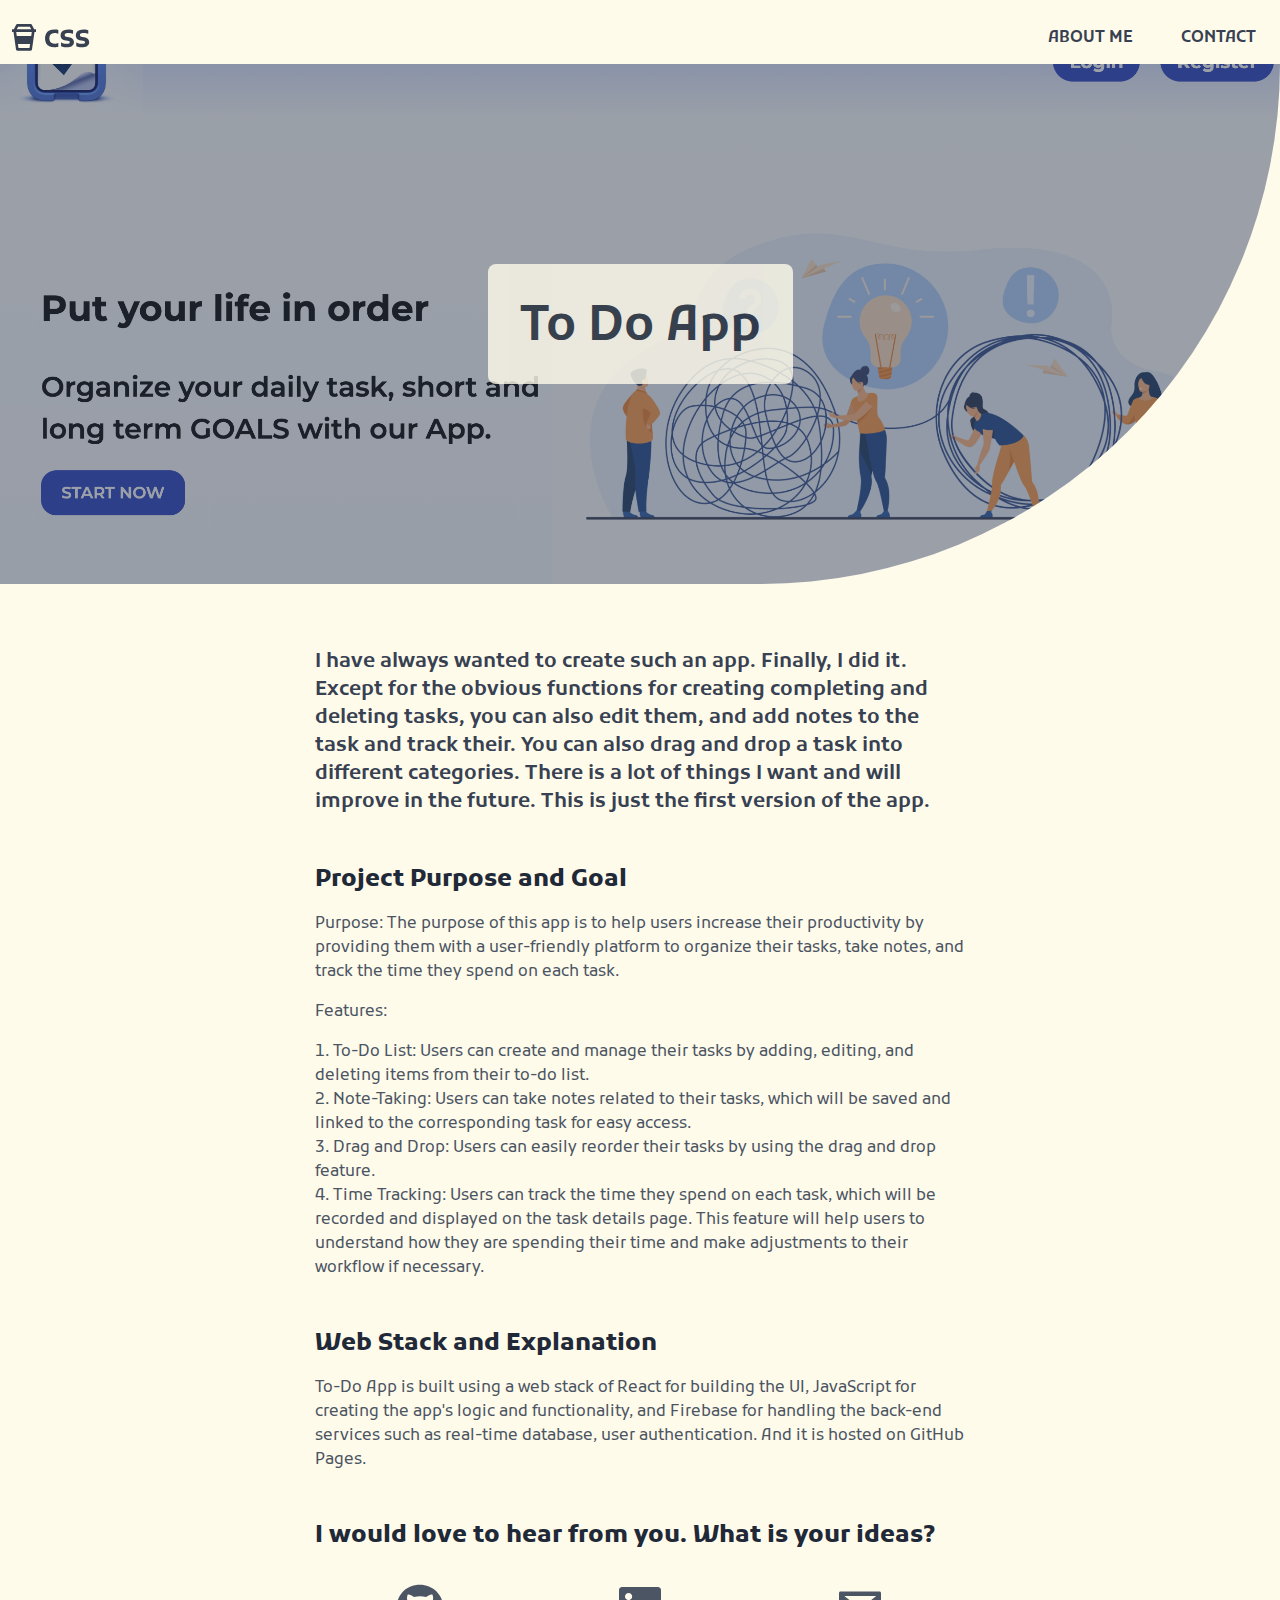
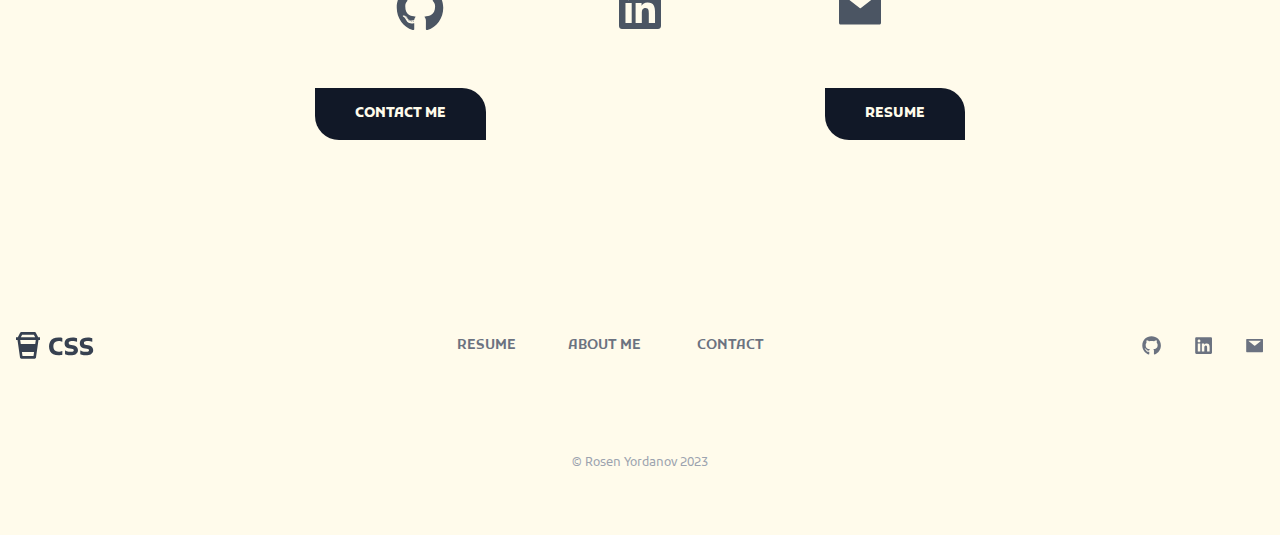
<file: to-do-app-project.html>
<!DOCTYPE html>
<html lang="en">

<head>
  <meta charset="UTF-8" />
  <meta content="IE=edge" http-equiv="X-UA-Compatible" />
  <meta name="viewport" content="width=device-width, initial-scale=1.0" />

  <!-- Meta Description -->
  <meta content="" name="description" />

  <!-- CSS Stylesheets -->
  <link rel="stylesheet" href="styles/index.css" />

  <!--Font Styles -->
  <link rel="preconnect" href="https://fonts.gstatic.com">
  <link href="https://fonts.googleapis.com/css2?family=Kufam:wght@400;500;600;700;900&display=swap" rel="stylesheet">

  <!--FAVICON-->
  <link href="images/coffee-favicon.ico" rel="icon" />
  <title>Coffee Shop Specialist</title>
</head>

<body>
  <section class="relative lg:h-screen">
    <!-- Start of header -->
    <header class="absolute w-full z-10">
      <nav class="lg:max-w-screen-xl  flex flex-row flex-wrap justify-between my-4 lg:my-6 ml-auto mr-auto "
        role="navigation">
        <!-- COMPANY LOGO (SVG) -->
        <div class="flex items-center ml-3">
          <a href="/">
            <svg width="82" height="27" viewBox="0 0 82 27" fill="none" xmlns="http://www.w3.org/2000/svg">
              <path
                d="M5.33333 26.6667H18.6667C18.9875 26.6667 19.2976 26.5511 19.5401 26.3409C19.7825 26.1308 19.9411 25.8403 19.9867 25.5227L22.4893 8H24V5.33333H22.1573L19.8587 0.737334C19.7483 0.515698 19.5782 0.329264 19.3676 0.199005C19.157 0.0687447 18.9143 -0.000174134 18.6667 3.30415e-07H5.33333C4.828 3.30415e-07 4.36667 0.285334 4.14 0.737334L1.84267 5.33333H0V8H1.51067L4.01333 25.5227C4.05889 25.8403 4.21745 26.1308 4.45991 26.3409C4.70238 26.5511 5.01248 26.6667 5.33333 26.6667V26.6667ZM19.224 12H4.776L4.204 8H19.7947L19.224 12ZM6.48933 24L5.91733 20H18.0813L17.5093 24H6.48933V24ZM6.15733 2.66667H17.8427L19.176 5.33333H4.824L6.15733 2.66667Z"
                fill="#374151" />
              <path
                d="M33.008 14.36C33.008 12.552 33.36 10.984 34.064 9.656C34.784 8.312 35.848 7.272 37.256 6.536C38.68 5.8 40.448 5.432 42.56 5.432C43.376 5.432 44.112 5.496 44.768 5.624C45.424 5.752 45.944 5.896 46.328 6.056V9.728H46.064C45.68 9.52 45.208 9.352 44.648 9.224C44.088 9.096 43.48 9.032 42.824 9.032C41.56 9.032 40.52 9.248 39.704 9.68C38.904 10.112 38.312 10.728 37.928 11.528C37.544 12.328 37.352 13.272 37.352 14.36C37.352 15.448 37.544 16.392 37.928 17.192C38.312 17.992 38.904 18.608 39.704 19.04C40.52 19.472 41.56 19.688 42.824 19.688C43.48 19.688 44.088 19.624 44.648 19.496C45.208 19.368 45.68 19.2 46.064 18.992H46.328V22.664C45.944 22.824 45.424 22.968 44.768 23.096C44.112 23.224 43.376 23.288 42.56 23.288C40.448 23.288 38.68 22.928 37.256 22.208C35.848 21.488 34.784 20.464 34.064 19.136C33.36 17.792 33.008 16.2 33.008 14.36ZM49.0471 18.584H49.2871C49.6871 18.792 50.1671 18.992 50.7271 19.184C51.2871 19.376 51.8951 19.536 52.5511 19.664C53.2231 19.776 53.8951 19.832 54.5671 19.832C55.2711 19.832 55.8551 19.784 56.3191 19.688C56.7991 19.592 57.1591 19.44 57.3991 19.232C57.6551 19.008 57.7831 18.712 57.7831 18.344C57.7831 17.88 57.6231 17.536 57.3031 17.312C56.9991 17.088 56.4471 16.912 55.6471 16.784L54.0631 16.544C52.8791 16.368 51.8711 16.064 51.0391 15.632C50.2231 15.2 49.6071 14.632 49.1911 13.928C48.7751 13.208 48.5671 12.344 48.5671 11.336C48.5671 10.104 48.8551 9.048 49.4311 8.168C50.0231 7.288 50.9191 6.616 52.1191 6.152C53.3191 5.672 54.8551 5.432 56.7271 5.432C57.5591 5.432 58.3591 5.504 59.1271 5.648C59.8951 5.776 60.5351 5.952 61.0471 6.176V9.8H60.7831C60.3031 9.576 59.6871 9.368 58.9351 9.176C58.1831 8.984 57.3431 8.888 56.4151 8.888C55.6151 8.888 54.9351 8.968 54.3751 9.128C53.8311 9.288 53.4151 9.536 53.1271 9.872C52.8391 10.192 52.6951 10.6 52.6951 11.096C52.6951 11.736 52.9031 12.192 53.3191 12.464C53.7351 12.736 54.4071 12.952 55.3351 13.112L56.8471 13.352C57.7911 13.496 58.6471 13.752 59.4151 14.12C60.1991 14.488 60.8151 15 61.2631 15.656C61.7271 16.312 61.9591 17.176 61.9591 18.248C61.9591 19.16 61.7671 19.944 61.3831 20.6C60.9991 21.24 60.4631 21.76 59.7751 22.16C59.1031 22.544 58.3191 22.824 57.4231 23C56.5431 23.192 55.5911 23.288 54.5671 23.288C53.8471 23.288 53.1351 23.24 52.4311 23.144C51.7431 23.064 51.1031 22.952 50.5111 22.808C49.9191 22.664 49.4311 22.512 49.0471 22.352V18.584ZM64.2815 18.584H64.5215C64.9215 18.792 65.4015 18.992 65.9615 19.184C66.5215 19.376 67.1295 19.536 67.7855 19.664C68.4575 19.776 69.1295 19.832 69.8015 19.832C70.5055 19.832 71.0895 19.784 71.5535 19.688C72.0335 19.592 72.3935 19.44 72.6335 19.232C72.8895 19.008 73.0175 18.712 73.0175 18.344C73.0175 17.88 72.8575 17.536 72.5375 17.312C72.2335 17.088 71.6815 16.912 70.8815 16.784L69.2975 16.544C68.1135 16.368 67.1055 16.064 66.2735 15.632C65.4575 15.2 64.8415 14.632 64.4255 13.928C64.0095 13.208 63.8015 12.344 63.8015 11.336C63.8015 10.104 64.0895 9.048 64.6655 8.168C65.2575 7.288 66.1535 6.616 67.3535 6.152C68.5535 5.672 70.0895 5.432 71.9615 5.432C72.7935 5.432 73.5935 5.504 74.3615 5.648C75.1295 5.776 75.7695 5.952 76.2815 6.176V9.8H76.0175C75.5375 9.576 74.9215 9.368 74.1695 9.176C73.4175 8.984 72.5775 8.888 71.6495 8.888C70.8495 8.888 70.1695 8.968 69.6095 9.128C69.0655 9.288 68.6495 9.536 68.3615 9.872C68.0735 10.192 67.9295 10.6 67.9295 11.096C67.9295 11.736 68.1375 12.192 68.5535 12.464C68.9695 12.736 69.6415 12.952 70.5695 13.112L72.0815 13.352C73.0255 13.496 73.8815 13.752 74.6495 14.12C75.4335 14.488 76.0495 15 76.4975 15.656C76.9615 16.312 77.1935 17.176 77.1935 18.248C77.1935 19.16 77.0015 19.944 76.6175 20.6C76.2335 21.24 75.6975 21.76 75.0095 22.16C74.3375 22.544 73.5535 22.824 72.6575 23C71.7775 23.192 70.8255 23.288 69.8015 23.288C69.0815 23.288 68.3695 23.24 67.6655 23.144C66.9775 23.064 66.3375 22.952 65.7455 22.808C65.1535 22.664 64.6655 22.512 64.2815 22.352V18.584Z"
                fill="#374151" />
            </svg>
          </a>
        </div>
        <div class="inline-block h-8 mr-3 lg:hidden">
          <button id="nav_toggle" class="h-full w-full">
            <svg class="h-full w-auto" xmlns="http://www.w3.org/2000/svg" width="192" height="192" fill="#4B5563"
              viewBox="0 0 256 256">
              <rect width="256" height="256" fill="none"></rect>
              <line x1="40" y1="128" x2="216" y2="128" stroke="#4B5563" stroke-linecap="round" stroke-linejoin="round"
                stroke-width="16"></line>
              <line x1="40" y1="64" x2="216" y2="64" stroke="#4B5563" stroke-linecap="round" stroke-linejoin="round"
                stroke-width="16"></line>
              <line x1="40" y1="192" x2="216" y2="192" stroke="#4B5563" stroke-linecap="round" stroke-linejoin="round"
                stroke-width="16"></line>
            </svg>
          </button>
        </div>
        <div id="nav_content"
          class="w-full hidden py-8 lg:flex lg:w-auto lg:py-0 lg:items-center rounded-br-full shadow-md lg:shadow-none bg-yellow-50">
          <ul class="flex flex-col ml-auto text-md text-gray-700 font-semibold lg:flex-row">
            <li class="mx-6 w-mc hover:text-gray-900 mb-4 lg:mb-0"><a href="/about.html">ABOUT ME</a></li>
            <li class="mx-6 w-mc hover:text-gray-900 mb-4 lg:mb-0"><a href="/contact.html">CONTACT</a></li>
          </ul>
        </div>
        </div>
      </nav>
    </header>


    <!-- Start of Blog-->
    <section class="pt-16 lg:pb-32">
      <article>

        <!-- Header section -->
        <div class="relative overflow-hidden lg:rounded-br-full h-1/6 lg:h-130 w-full mb-12 lg:mb-16">
          <!-- Dark overlay -->
          <div class="absolute top-0 bottom-0 left-0 right-0 bg-gray-700 opacity-50">

          </div>
          <!-- Header text -->
          <div class="absolute h-full w-full flex flex-col items-center justify-center text-gray-800">
            <div class="opacity-80 p-8 rounded-lg bg-yellow-50">
              <div class="text-center mb-1 lg:mb-2">
                
              </div>
              <h1 class="text-4xl lg:text-5xl font-semibold text-center mx-4 lg:mx-0">To Do App</h1>
            </div>
          </div>
          <!-- BG image -->
          <img class="h-full w-full object-cover" src="./images/ToDo App.png"
            alt="Plants sprouting out of soil.">
        </div>

        <!-- Blog Article Text -->
        <div class="max-w-prose mx-6 lg:mx-auto text-gray-600">

          <p class="mb-12 text-lg lg:text-xl font-semibold text-gray-700">I have always wanted to create such an app. Finally, I did it. Except for the obvious functions for creating completing and deleting tasks, you can also edit them, and add notes to the task and track their. You can also drag and drop a task into different categories. There is a lot of things I want and will improve in the future. This is just the first version of the app.</p>
          <!-- Main Article Body-->
          <h2 class="text-xl lg:text-2xl mt-12 mb-4 text-gray-800 font-bold">Project Purpose and Goal</h2>
          <p class="mb-4">Purpose: The purpose of this app is to help users increase their productivity by providing them with a user-friendly platform to organize their tasks, take notes, and track the time they spend on each task. 
          </p>
          <p class="mb-4">Features:
          </p>
          <ul>
            <li>1. To-Do List: Users can create and manage their tasks by adding, editing, and deleting items from their to-do list.</li>
            <li>2. Note-Taking: Users can take notes related to their tasks, which will be saved and linked to the corresponding task for easy access.</li>
            <li>3. Drag and Drop: Users can easily reorder their tasks by using the drag and drop feature.</li>
            <li>4. Time Tracking: Users can track the time they spend on each task, which will be recorded and displayed on the task details page. This feature will help users to understand how they are spending their time and make adjustments to their workflow if necessary.</li>
            
          </ul>



          
          <h2 class="text-xl lg:text-2xl mt-12 mb-4 text-gray-800 font-bold">Web Stack and Explanation</h2>
          <p class="mb-4">To-Do App is built using a web stack of React for building the UI, JavaScript for creating the app's logic and functionality, and Firebase for handling the back-end services such as real-time database, user authentication. And it is hosted on GitHub Pages.</p>
          
          

          <h2 class="text-xl lg:text-2xl mt-12 mb-4 text-gray-800 font-bold">I would love to hear from you. What is your ideas?</h2>
          
          <div class="flex justify-between text-3xl lg:text-5xl mb-8 mt-8 lg:w-3/4 mx-auto">
            <a href="https://github.com/rmyordanov" target="blank"><svg stroke="currentColor" fill="currentColor" stroke-width="0" viewBox="0 0 496 512" height="1em" width="1em" xmlns="http://www.w3.org/2000/svg"><path d="M165.9 397.4c0 2-2.3 3.6-5.2 3.6-3.3.3-5.6-1.3-5.6-3.6 0-2 2.3-3.6 5.2-3.6 3-.3 5.6 1.3 5.6 3.6zm-31.1-4.5c-.7 2 1.3 4.3 4.3 4.9 2.6 1 5.6 0 6.2-2s-1.3-4.3-4.3-5.2c-2.6-.7-5.5.3-6.2 2.3zm44.2-1.7c-2.9.7-4.9 2.6-4.6 4.9.3 2 2.9 3.3 5.9 2.6 2.9-.7 4.9-2.6 4.6-4.6-.3-1.9-3-3.2-5.9-2.9zM244.8 8C106.1 8 0 113.3 0 252c0 110.9 69.8 205.8 169.5 239.2 12.8 2.3 17.3-5.6 17.3-12.1 0-6.2-.3-40.4-.3-61.4 0 0-70 15-84.7-29.8 0 0-11.4-29.1-27.8-36.6 0 0-22.9-15.7 1.6-15.4 0 0 24.9 2 38.6 25.8 21.9 38.6 58.6 27.5 72.9 20.9 2.3-16 8.8-27.1 16-33.7-55.9-6.2-112.3-14.3-112.3-110.5 0-27.5 7.6-41.3 23.6-58.9-2.6-6.5-11.1-33.3 2.6-67.9 20.9-6.5 69 27 69 27 20-5.6 41.5-8.5 62.8-8.5s42.8 2.9 62.8 8.5c0 0 48.1-33.6 69-27 13.7 34.7 5.2 61.4 2.6 67.9 16 17.7 25.8 31.5 25.8 58.9 0 96.5-58.9 104.2-114.8 110.5 9.2 7.9 17 22.9 17 46.4 0 33.7-.3 75.4-.3 83.6 0 6.5 4.6 14.4 17.3 12.1C428.2 457.8 496 362.9 496 252 496 113.3 383.5 8 244.8 8zM97.2 352.9c-1.3 1-1 3.3.7 5.2 1.6 1.6 3.9 2.3 5.2 1 1.3-1 1-3.3-.7-5.2-1.6-1.6-3.9-2.3-5.2-1zm-10.8-8.1c-.7 1.3.3 2.9 2.3 3.9 1.6 1 3.6.7 4.3-.7.7-1.3-.3-2.9-2.3-3.9-2-.6-3.6-.3-4.3.7zm32.4 35.6c-1.6 1.3-1 4.3 1.3 6.2 2.3 2.3 5.2 2.6 6.5 1 1.3-1.3.7-4.3-1.3-6.2-2.2-2.3-5.2-2.6-6.5-1zm-11.4-14.7c-1.6 1-1.6 3.6 0 5.9 1.6 2.3 4.3 3.3 5.6 2.3 1.6-1.3 1.6-3.9 0-6.2-1.4-2.3-4-3.3-5.6-2z"></path></svg></a>
            <a href="https://www.linkedin.com/in/rosen-yordanov-490284158/" target="blank"><svg stroke="currentColor" fill="currentColor" stroke-width="0" viewBox="0 0 448 512" height="1em" width="1em" xmlns="http://www.w3.org/2000/svg"><path d="M416 32H31.9C14.3 32 0 46.5 0 64.3v383.4C0 465.5 14.3 480 31.9 480H416c17.6 0 32-14.5 32-32.3V64.3c0-17.8-14.4-32.3-32-32.3zM135.4 416H69V202.2h66.5V416zm-33.2-243c-21.3 0-38.5-17.3-38.5-38.5S80.9 96 102.2 96c21.2 0 38.5 17.3 38.5 38.5 0 21.3-17.2 38.5-38.5 38.5zm282.1 243h-66.4V312c0-24.8-.5-56.7-34.5-56.7-34.6 0-39.9 27-39.9 54.9V416h-66.4V202.2h63.7v29.2h.9c8.9-16.8 30.6-34.5 62.9-34.5 67.2 0 79.7 44.3 79.7 101.9V416z"></path></svg></a>
            
            <a href="mailto:rmyordanov87@gmail.com"><svg stroke="currentColor" fill="currentColor" stroke-width="0" viewBox="0 0 1024 1024" height="1em" width="1em" xmlns="http://www.w3.org/2000/svg"><path d="M928 160H96c-17.7 0-32 14.3-32 32v640c0 17.7 14.3 32 32 32h832c17.7 0 32-14.3 32-32V192c0-17.7-14.3-32-32-32zm-80.8 108.9L531.7 514.4c-7.8 6.1-18.7 6.1-26.5 0L189.6 268.9A7.2 7.2 0 0 1 194 256h648.8a7.2 7.2 0 0 1 4.4 12.9z"></path></svg></a>
          </div>

          <div class="flex justify-between mt-14">
          <a class="inline-block uppercase text-sm text-center font-bold px-5 py-3 lg:px-10 lg:py-4 rounded-tr-3xl rounded-bl-3xl bg-gray-900 text-yellow-50 hover:bg-gray-700 focus:ring-2 focus:ring-yellow-300"
          href="/contact.html">Contact Me</a>
          <a class="inline-block uppercase text-sm text-center font-bold px-5 py-3 lg:px-10 lg:py-4 rounded-tr-3xl rounded-bl-3xl bg-gray-900 text-yellow-50 hover:bg-gray-700 focus:ring-2 focus:ring-yellow-300"
          href="/contact.html">Resume</a>
        </div>

        </div>


      </article>
    </section>

    <!--Footer links and social media-->
    <footer class="py-16">
      <div class="flex flex-col lg:flex-row items-center justify-between mx-auto max-w-screen-xl">
        <div class="flex items-center">
          <!-- Logo SVG-->
          <a class="ml-4" href="/">
            <svg width="82" height="27" viewBox="0 0 82 27" fill="none" xmlns="http://www.w3.org/2000/svg">
              <path
                d="M5.33333 26.6667H18.6667C18.9875 26.6667 19.2976 26.5511 19.5401 26.3409C19.7825 26.1308 19.9411 25.8403 19.9867 25.5227L22.4893 8H24V5.33333H22.1573L19.8587 0.737334C19.7483 0.515698 19.5782 0.329264 19.3676 0.199005C19.157 0.0687447 18.9143 -0.000174134 18.6667 3.30415e-07H5.33333C4.828 3.30415e-07 4.36667 0.285334 4.14 0.737334L1.84267 5.33333H0V8H1.51067L4.01333 25.5227C4.05889 25.8403 4.21745 26.1308 4.45991 26.3409C4.70238 26.5511 5.01248 26.6667 5.33333 26.6667V26.6667ZM19.224 12H4.776L4.204 8H19.7947L19.224 12ZM6.48933 24L5.91733 20H18.0813L17.5093 24H6.48933V24ZM6.15733 2.66667H17.8427L19.176 5.33333H4.824L6.15733 2.66667Z"
                fill="#374151" />
              <path
                d="M33.008 14.36C33.008 12.552 33.36 10.984 34.064 9.656C34.784 8.312 35.848 7.272 37.256 6.536C38.68 5.8 40.448 5.432 42.56 5.432C43.376 5.432 44.112 5.496 44.768 5.624C45.424 5.752 45.944 5.896 46.328 6.056V9.728H46.064C45.68 9.52 45.208 9.352 44.648 9.224C44.088 9.096 43.48 9.032 42.824 9.032C41.56 9.032 40.52 9.248 39.704 9.68C38.904 10.112 38.312 10.728 37.928 11.528C37.544 12.328 37.352 13.272 37.352 14.36C37.352 15.448 37.544 16.392 37.928 17.192C38.312 17.992 38.904 18.608 39.704 19.04C40.52 19.472 41.56 19.688 42.824 19.688C43.48 19.688 44.088 19.624 44.648 19.496C45.208 19.368 45.68 19.2 46.064 18.992H46.328V22.664C45.944 22.824 45.424 22.968 44.768 23.096C44.112 23.224 43.376 23.288 42.56 23.288C40.448 23.288 38.68 22.928 37.256 22.208C35.848 21.488 34.784 20.464 34.064 19.136C33.36 17.792 33.008 16.2 33.008 14.36ZM49.0471 18.584H49.2871C49.6871 18.792 50.1671 18.992 50.7271 19.184C51.2871 19.376 51.8951 19.536 52.5511 19.664C53.2231 19.776 53.8951 19.832 54.5671 19.832C55.2711 19.832 55.8551 19.784 56.3191 19.688C56.7991 19.592 57.1591 19.44 57.3991 19.232C57.6551 19.008 57.7831 18.712 57.7831 18.344C57.7831 17.88 57.6231 17.536 57.3031 17.312C56.9991 17.088 56.4471 16.912 55.6471 16.784L54.0631 16.544C52.8791 16.368 51.8711 16.064 51.0391 15.632C50.2231 15.2 49.6071 14.632 49.1911 13.928C48.7751 13.208 48.5671 12.344 48.5671 11.336C48.5671 10.104 48.8551 9.048 49.4311 8.168C50.0231 7.288 50.9191 6.616 52.1191 6.152C53.3191 5.672 54.8551 5.432 56.7271 5.432C57.5591 5.432 58.3591 5.504 59.1271 5.648C59.8951 5.776 60.5351 5.952 61.0471 6.176V9.8H60.7831C60.3031 9.576 59.6871 9.368 58.9351 9.176C58.1831 8.984 57.3431 8.888 56.4151 8.888C55.6151 8.888 54.9351 8.968 54.3751 9.128C53.8311 9.288 53.4151 9.536 53.1271 9.872C52.8391 10.192 52.6951 10.6 52.6951 11.096C52.6951 11.736 52.9031 12.192 53.3191 12.464C53.7351 12.736 54.4071 12.952 55.3351 13.112L56.8471 13.352C57.7911 13.496 58.6471 13.752 59.4151 14.12C60.1991 14.488 60.8151 15 61.2631 15.656C61.7271 16.312 61.9591 17.176 61.9591 18.248C61.9591 19.16 61.7671 19.944 61.3831 20.6C60.9991 21.24 60.4631 21.76 59.7751 22.16C59.1031 22.544 58.3191 22.824 57.4231 23C56.5431 23.192 55.5911 23.288 54.5671 23.288C53.8471 23.288 53.1351 23.24 52.4311 23.144C51.7431 23.064 51.1031 22.952 50.5111 22.808C49.9191 22.664 49.4311 22.512 49.0471 22.352V18.584ZM64.2815 18.584H64.5215C64.9215 18.792 65.4015 18.992 65.9615 19.184C66.5215 19.376 67.1295 19.536 67.7855 19.664C68.4575 19.776 69.1295 19.832 69.8015 19.832C70.5055 19.832 71.0895 19.784 71.5535 19.688C72.0335 19.592 72.3935 19.44 72.6335 19.232C72.8895 19.008 73.0175 18.712 73.0175 18.344C73.0175 17.88 72.8575 17.536 72.5375 17.312C72.2335 17.088 71.6815 16.912 70.8815 16.784L69.2975 16.544C68.1135 16.368 67.1055 16.064 66.2735 15.632C65.4575 15.2 64.8415 14.632 64.4255 13.928C64.0095 13.208 63.8015 12.344 63.8015 11.336C63.8015 10.104 64.0895 9.048 64.6655 8.168C65.2575 7.288 66.1535 6.616 67.3535 6.152C68.5535 5.672 70.0895 5.432 71.9615 5.432C72.7935 5.432 73.5935 5.504 74.3615 5.648C75.1295 5.776 75.7695 5.952 76.2815 6.176V9.8H76.0175C75.5375 9.576 74.9215 9.368 74.1695 9.176C73.4175 8.984 72.5775 8.888 71.6495 8.888C70.8495 8.888 70.1695 8.968 69.6095 9.128C69.0655 9.288 68.6495 9.536 68.3615 9.872C68.0735 10.192 67.9295 10.6 67.9295 11.096C67.9295 11.736 68.1375 12.192 68.5535 12.464C68.9695 12.736 69.6415 12.952 70.5695 13.112L72.0815 13.352C73.0255 13.496 73.8815 13.752 74.6495 14.12C75.4335 14.488 76.0495 15 76.4975 15.656C76.9615 16.312 77.1935 17.176 77.1935 18.248C77.1935 19.16 77.0015 19.944 76.6175 20.6C76.2335 21.24 75.6975 21.76 75.0095 22.16C74.3375 22.544 73.5535 22.824 72.6575 23C71.7775 23.192 70.8255 23.288 69.8015 23.288C69.0815 23.288 68.3695 23.24 67.6655 23.144C66.9775 23.064 66.3375 22.952 65.7455 22.808C65.1535 22.664 64.6655 22.512 64.2815 22.352V18.584Z"
                fill="#374151" />
            </svg>
  
          </a>
        </div>
        <ul class="flex flex-col lg:flex-row items-center text-sm font-semibold text-gray-500 py-12 lg:py-0">
          <li class="mx-6 w-mc hover:text-gray-900 mb-4 lg:mb-0"><a href="/resume/Rosen's Resume.pdf" target="_blank">RESUME</a></li>
          <li class="mx-7 hover:text-gray-700 mb-2 lg:mb-0">
            <a href="/about.html">ABOUT ME</a>
          </li>
  
          <li class="mx-7 hover:text-gray-700 mb-2 lg:mb-0">
            <a href="/contact.html">CONTACT</a>
          </li>
        </ul>
        <div class="flex text-gray-500">
         
          <a class="hover:text-gray-700" href="https://github.com/rmyordanov" target="blank"><svg class="mx-4 fill-current"  fill="none" stroke="currentColor" fill="currentColor" stroke-width="0" viewBox="0 0 496 512" height="1.2em" width="1.2em" xmlns="http://www.w3.org/2000/svg"><path d="M165.9 397.4c0 2-2.3 3.6-5.2 3.6-3.3.3-5.6-1.3-5.6-3.6 0-2 2.3-3.6 5.2-3.6 3-.3 5.6 1.3 5.6 3.6zm-31.1-4.5c-.7 2 1.3 4.3 4.3 4.9 2.6 1 5.6 0 6.2-2s-1.3-4.3-4.3-5.2c-2.6-.7-5.5.3-6.2 2.3zm44.2-1.7c-2.9.7-4.9 2.6-4.6 4.9.3 2 2.9 3.3 5.9 2.6 2.9-.7 4.9-2.6 4.6-4.6-.3-1.9-3-3.2-5.9-2.9zM244.8 8C106.1 8 0 113.3 0 252c0 110.9 69.8 205.8 169.5 239.2 12.8 2.3 17.3-5.6 17.3-12.1 0-6.2-.3-40.4-.3-61.4 0 0-70 15-84.7-29.8 0 0-11.4-29.1-27.8-36.6 0 0-22.9-15.7 1.6-15.4 0 0 24.9 2 38.6 25.8 21.9 38.6 58.6 27.5 72.9 20.9 2.3-16 8.8-27.1 16-33.7-55.9-6.2-112.3-14.3-112.3-110.5 0-27.5 7.6-41.3 23.6-58.9-2.6-6.5-11.1-33.3 2.6-67.9 20.9-6.5 69 27 69 27 20-5.6 41.5-8.5 62.8-8.5s42.8 2.9 62.8 8.5c0 0 48.1-33.6 69-27 13.7 34.7 5.2 61.4 2.6 67.9 16 17.7 25.8 31.5 25.8 58.9 0 96.5-58.9 104.2-114.8 110.5 9.2 7.9 17 22.9 17 46.4 0 33.7-.3 75.4-.3 83.6 0 6.5 4.6 14.4 17.3 12.1C428.2 457.8 496 362.9 496 252 496 113.3 383.5 8 244.8 8zM97.2 352.9c-1.3 1-1 3.3.7 5.2 1.6 1.6 3.9 2.3 5.2 1 1.3-1 1-3.3-.7-5.2-1.6-1.6-3.9-2.3-5.2-1zm-10.8-8.1c-.7 1.3.3 2.9 2.3 3.9 1.6 1 3.6.7 4.3-.7.7-1.3-.3-2.9-2.3-3.9-2-.6-3.6-.3-4.3.7zm32.4 35.6c-1.6 1.3-1 4.3 1.3 6.2 2.3 2.3 5.2 2.6 6.5 1 1.3-1.3.7-4.3-1.3-6.2-2.2-2.3-5.2-2.6-6.5-1zm-11.4-14.7c-1.6 1-1.6 3.6 0 5.9 1.6 2.3 4.3 3.3 5.6 2.3 1.6-1.3 1.6-3.9 0-6.2-1.4-2.3-4-3.3-5.6-2z"></path></svg></a>
          <a class="hover:text-gray-700" href="https://www.linkedin.com/in/rosen-yordanov-490284158/" target="blank"><svg class="mx-4 fill-current" stroke="currentColor" fill="currentColor" stroke-width="0" viewBox="0 0 448 512" height="1.2em" width="1.2em" xmlns="http://www.w3.org/2000/svg"><path d="M416 32H31.9C14.3 32 0 46.5 0 64.3v383.4C0 465.5 14.3 480 31.9 480H416c17.6 0 32-14.5 32-32.3V64.3c0-17.8-14.4-32.3-32-32.3zM135.4 416H69V202.2h66.5V416zm-33.2-243c-21.3 0-38.5-17.3-38.5-38.5S80.9 96 102.2 96c21.2 0 38.5 17.3 38.5 38.5 0 21.3-17.2 38.5-38.5 38.5zm282.1 243h-66.4V312c0-24.8-.5-56.7-34.5-56.7-34.6 0-39.9 27-39.9 54.9V416h-66.4V202.2h63.7v29.2h.9c8.9-16.8 30.6-34.5 62.9-34.5 67.2 0 79.7 44.3 79.7 101.9V416z"></path></svg></a>
            
            <a class="hover:text-gray-700" href="mailto:rmyordanov87@gmail.com"><svg class="mx-4 fill-current" stroke="currentColor" fill="currentColor" stroke-width="0" viewBox="0 0 1024 1024" height="1.2em" width="1.2em" xmlns="http://www.w3.org/2000/svg"><path d="M928 160H96c-17.7 0-32 14.3-32 32v640c0 17.7 14.3 32 32 32h832c17.7 0 32-14.3 32-32V192c0-17.7-14.3-32-32-32zm-80.8 108.9L531.7 514.4c-7.8 6.1-18.7 6.1-26.5 0L189.6 268.9A7.2 7.2 0 0 1 194 256h648.8a7.2 7.2 0 0 1 4.4 12.9z"></path></svg></a>
         
        </div>
      </div>
  
      <!-- Fine Print-->
      <div class="flex flex-col items-center mt-24 text-xs text-gray-400">
        <span>&copy; Rosen Yordanov 2023</span>
      </div>
    </footer>


</body>

<script src="js/nav.js"></script>

</html>
</file>
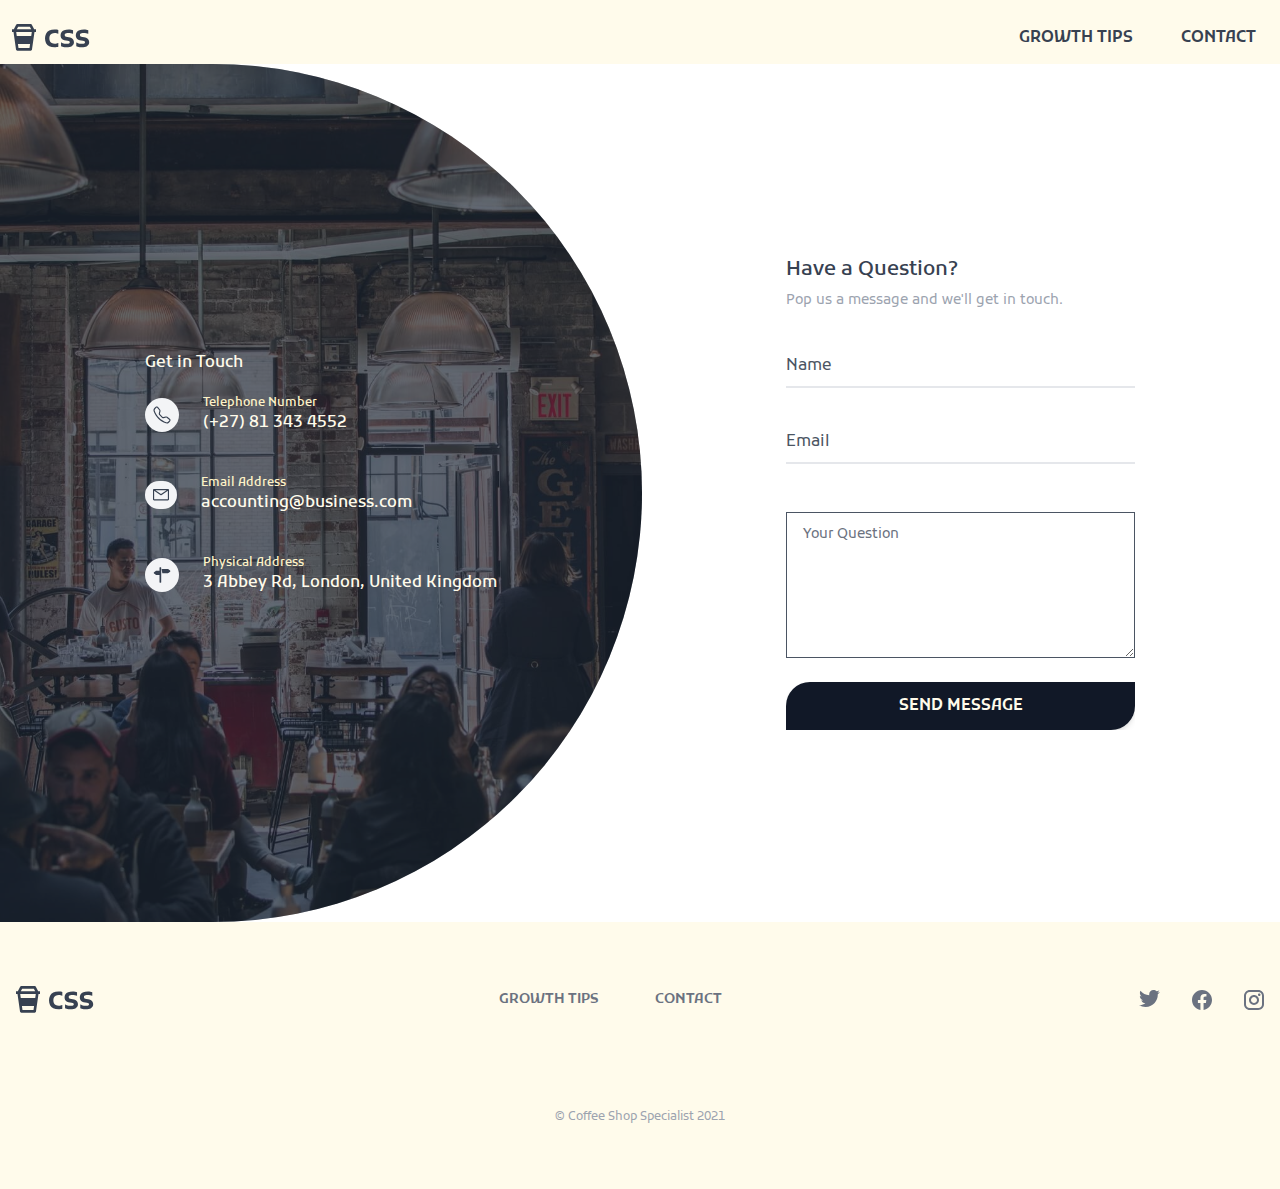
<file: src/contact.html>
<!DOCTYPE html>
<html lang="en">

<head>
  <meta charset="UTF-8" />
  <meta content="IE=edge" http-equiv="X-UA-Compatible" />
  <meta name="viewport" content="width=device-width, initial-scale=1.0" />

  <!-- Meta Description -->
  <meta content="" name="description" />

  <!-- CSS Stylesheets -->
  <link rel="stylesheet" href="styles/index.css" />

  <!--Font Styles -->
  <link rel="preconnect" href="https://fonts.gstatic.com">
  <link href="https://fonts.googleapis.com/css2?family=Kufam:wght@400;500;600;700;900&display=swap" rel="stylesheet">

  <!--FAVICON-->
  <link href="images/coffee-favicon.ico" rel="icon" />
  <title>Coffee Shop Specialist</title>
</head>

<body>
  <section class="relative lg:h-screen">
    <!-- Start of header -->
    <header class="absolute w-full z-10">
      <nav class="lg:max-w-screen-xl  flex flex-row flex-wrap justify-between my-4 lg:my-6 ml-auto mr-auto "
        role="navigation">
        <!-- COMPANY LOGO (SVG) -->
        <div class="flex items-center ml-3">
          <a href="/">
            <svg width="82" height="27" viewBox="0 0 82 27" fill="none" xmlns="http://www.w3.org/2000/svg">
              <path
                d="M5.33333 26.6667H18.6667C18.9875 26.6667 19.2976 26.5511 19.5401 26.3409C19.7825 26.1308 19.9411 25.8403 19.9867 25.5227L22.4893 8H24V5.33333H22.1573L19.8587 0.737334C19.7483 0.515698 19.5782 0.329264 19.3676 0.199005C19.157 0.0687447 18.9143 -0.000174134 18.6667 3.30415e-07H5.33333C4.828 3.30415e-07 4.36667 0.285334 4.14 0.737334L1.84267 5.33333H0V8H1.51067L4.01333 25.5227C4.05889 25.8403 4.21745 26.1308 4.45991 26.3409C4.70238 26.5511 5.01248 26.6667 5.33333 26.6667V26.6667ZM19.224 12H4.776L4.204 8H19.7947L19.224 12ZM6.48933 24L5.91733 20H18.0813L17.5093 24H6.48933V24ZM6.15733 2.66667H17.8427L19.176 5.33333H4.824L6.15733 2.66667Z"
                fill="#374151" />
              <path
                d="M33.008 14.36C33.008 12.552 33.36 10.984 34.064 9.656C34.784 8.312 35.848 7.272 37.256 6.536C38.68 5.8 40.448 5.432 42.56 5.432C43.376 5.432 44.112 5.496 44.768 5.624C45.424 5.752 45.944 5.896 46.328 6.056V9.728H46.064C45.68 9.52 45.208 9.352 44.648 9.224C44.088 9.096 43.48 9.032 42.824 9.032C41.56 9.032 40.52 9.248 39.704 9.68C38.904 10.112 38.312 10.728 37.928 11.528C37.544 12.328 37.352 13.272 37.352 14.36C37.352 15.448 37.544 16.392 37.928 17.192C38.312 17.992 38.904 18.608 39.704 19.04C40.52 19.472 41.56 19.688 42.824 19.688C43.48 19.688 44.088 19.624 44.648 19.496C45.208 19.368 45.68 19.2 46.064 18.992H46.328V22.664C45.944 22.824 45.424 22.968 44.768 23.096C44.112 23.224 43.376 23.288 42.56 23.288C40.448 23.288 38.68 22.928 37.256 22.208C35.848 21.488 34.784 20.464 34.064 19.136C33.36 17.792 33.008 16.2 33.008 14.36ZM49.0471 18.584H49.2871C49.6871 18.792 50.1671 18.992 50.7271 19.184C51.2871 19.376 51.8951 19.536 52.5511 19.664C53.2231 19.776 53.8951 19.832 54.5671 19.832C55.2711 19.832 55.8551 19.784 56.3191 19.688C56.7991 19.592 57.1591 19.44 57.3991 19.232C57.6551 19.008 57.7831 18.712 57.7831 18.344C57.7831 17.88 57.6231 17.536 57.3031 17.312C56.9991 17.088 56.4471 16.912 55.6471 16.784L54.0631 16.544C52.8791 16.368 51.8711 16.064 51.0391 15.632C50.2231 15.2 49.6071 14.632 49.1911 13.928C48.7751 13.208 48.5671 12.344 48.5671 11.336C48.5671 10.104 48.8551 9.048 49.4311 8.168C50.0231 7.288 50.9191 6.616 52.1191 6.152C53.3191 5.672 54.8551 5.432 56.7271 5.432C57.5591 5.432 58.3591 5.504 59.1271 5.648C59.8951 5.776 60.5351 5.952 61.0471 6.176V9.8H60.7831C60.3031 9.576 59.6871 9.368 58.9351 9.176C58.1831 8.984 57.3431 8.888 56.4151 8.888C55.6151 8.888 54.9351 8.968 54.3751 9.128C53.8311 9.288 53.4151 9.536 53.1271 9.872C52.8391 10.192 52.6951 10.6 52.6951 11.096C52.6951 11.736 52.9031 12.192 53.3191 12.464C53.7351 12.736 54.4071 12.952 55.3351 13.112L56.8471 13.352C57.7911 13.496 58.6471 13.752 59.4151 14.12C60.1991 14.488 60.8151 15 61.2631 15.656C61.7271 16.312 61.9591 17.176 61.9591 18.248C61.9591 19.16 61.7671 19.944 61.3831 20.6C60.9991 21.24 60.4631 21.76 59.7751 22.16C59.1031 22.544 58.3191 22.824 57.4231 23C56.5431 23.192 55.5911 23.288 54.5671 23.288C53.8471 23.288 53.1351 23.24 52.4311 23.144C51.7431 23.064 51.1031 22.952 50.5111 22.808C49.9191 22.664 49.4311 22.512 49.0471 22.352V18.584ZM64.2815 18.584H64.5215C64.9215 18.792 65.4015 18.992 65.9615 19.184C66.5215 19.376 67.1295 19.536 67.7855 19.664C68.4575 19.776 69.1295 19.832 69.8015 19.832C70.5055 19.832 71.0895 19.784 71.5535 19.688C72.0335 19.592 72.3935 19.44 72.6335 19.232C72.8895 19.008 73.0175 18.712 73.0175 18.344C73.0175 17.88 72.8575 17.536 72.5375 17.312C72.2335 17.088 71.6815 16.912 70.8815 16.784L69.2975 16.544C68.1135 16.368 67.1055 16.064 66.2735 15.632C65.4575 15.2 64.8415 14.632 64.4255 13.928C64.0095 13.208 63.8015 12.344 63.8015 11.336C63.8015 10.104 64.0895 9.048 64.6655 8.168C65.2575 7.288 66.1535 6.616 67.3535 6.152C68.5535 5.672 70.0895 5.432 71.9615 5.432C72.7935 5.432 73.5935 5.504 74.3615 5.648C75.1295 5.776 75.7695 5.952 76.2815 6.176V9.8H76.0175C75.5375 9.576 74.9215 9.368 74.1695 9.176C73.4175 8.984 72.5775 8.888 71.6495 8.888C70.8495 8.888 70.1695 8.968 69.6095 9.128C69.0655 9.288 68.6495 9.536 68.3615 9.872C68.0735 10.192 67.9295 10.6 67.9295 11.096C67.9295 11.736 68.1375 12.192 68.5535 12.464C68.9695 12.736 69.6415 12.952 70.5695 13.112L72.0815 13.352C73.0255 13.496 73.8815 13.752 74.6495 14.12C75.4335 14.488 76.0495 15 76.4975 15.656C76.9615 16.312 77.1935 17.176 77.1935 18.248C77.1935 19.16 77.0015 19.944 76.6175 20.6C76.2335 21.24 75.6975 21.76 75.0095 22.16C74.3375 22.544 73.5535 22.824 72.6575 23C71.7775 23.192 70.8255 23.288 69.8015 23.288C69.0815 23.288 68.3695 23.24 67.6655 23.144C66.9775 23.064 66.3375 22.952 65.7455 22.808C65.1535 22.664 64.6655 22.512 64.2815 22.352V18.584Z"
                fill="#374151" />
            </svg>
          </a>
        </div>
        <div class="inline-block h-8 mr-3 lg:hidden">
          <button id="nav_toggle" class="h-full w-full">
            <svg class="h-full w-auto" xmlns="http://www.w3.org/2000/svg" width="192" height="192" fill="#4B5563"
              viewBox="0 0 256 256">
              <rect width="256" height="256" fill="none"></rect>
              <line x1="40" y1="128" x2="216" y2="128" stroke="#4B5563" stroke-linecap="round" stroke-linejoin="round"
                stroke-width="16"></line>
              <line x1="40" y1="64" x2="216" y2="64" stroke="#4B5563" stroke-linecap="round" stroke-linejoin="round"
                stroke-width="16"></line>
              <line x1="40" y1="192" x2="216" y2="192" stroke="#4B5563" stroke-linecap="round" stroke-linejoin="round"
                stroke-width="16"></line>
            </svg>
          </button>
        </div>
        <div id="nav_content"
          class="w-full hidden py-8 lg:flex lg:w-auto lg:py-0 lg:items-center rounded-br-full shadow-md lg:shadow-none bg-yellow-50">
          <ul class="flex flex-col ml-auto text-md text-gray-700 font-semibold lg:flex-row">
            <li class="mx-6 w-mc hover:text-gray-900 mb-4 lg:mb-0"><a href="/growth_tips.html">GROWTH TIPS</a></li>
            <li class="mx-6 w-mc hover:text-gray-900 mb-4 lg:mb-0"><a href="/contact.html">CONTACT</a></li>
          </ul>
        </div>
        </div>
      </nav>
    </header>


    <!-- Start of 'Contact' Landing -->
    <section class="pt-16">
      <!-- Contact Info + Form Container -->
      <div class="w-full lg:flex bg-white">
        <div
          class="relative flex-grow justify-center px-8 lg:px-20 flex items-center py-20 lg:py-48 rounded-r-full overflow-hidden">
          <div class="absolute top-0 right-0 bottom-0 left-0 bg-gray-800">
            <img class="h-full w-full object-cover opacity-30" src="./images/work_3.jpg" alt="A coffee shop.">
          </div>
          <!-- Contact Info -->
          <div class="z-10">
            <h2 class="font-medium mb-5 text-yellow-50">Get in Touch</h2>
            <div>
              <div class="flex items-center mb-10">
                <div class="p-2 rounded-full mr-6 bg-gray-100">
                  <svg class="text-gray-700 fill-current" width="18" height="18" viewBox="0 0 18 18"
                    xmlns="http://www.w3.org/2000/svg">
                    <path
                      d="M4.3649 1.88322C4.30193 1.80222 4.22245 1.73554 4.13173 1.68762C4.04101 1.6397 3.94113 1.61162 3.83873 1.60527C3.73633 1.59891 3.63375 1.61442 3.5378 1.65075C3.44185 1.68709 3.35474 1.74342 3.28223 1.81602L2.1793 2.92002C1.6641 3.43628 1.47423 4.16695 1.6993 4.80802C2.63342 7.46144 4.15295 9.87052 6.14517 11.8566C8.13122 13.8487 10.5403 15.3683 13.1937 16.3024C13.8348 16.5275 14.5654 16.3376 15.0817 15.8224L16.1846 14.7195C16.2572 14.647 16.3136 14.5599 16.3499 14.4639C16.3862 14.368 16.4017 14.2654 16.3954 14.163C16.389 14.0606 16.361 13.9607 16.313 13.87C16.2651 13.7793 16.1984 13.6998 16.1174 13.6368L13.6566 11.7232C13.5701 11.6561 13.4694 11.6095 13.3623 11.587C13.2551 11.5644 13.1442 11.5665 13.038 11.5931L10.702 12.1766C10.3902 12.2545 10.0635 12.2503 9.75375 12.1645C9.44401 12.0788 9.16177 11.9142 8.9345 11.687L6.31477 9.06615C6.08732 8.83899 5.92258 8.5568 5.83659 8.24706C5.75061 7.93732 5.7463 7.61058 5.8241 7.29869L6.40863 4.96268C6.4352 4.85644 6.43729 4.74555 6.41475 4.63838C6.39221 4.53121 6.34562 4.43056 6.2785 4.34402L4.3649 1.88322ZM2.4769 1.01175C2.66356 0.82503 2.88781 0.680157 3.13475 0.58675C3.3817 0.493343 3.64569 0.453539 3.9092 0.469984C4.17271 0.486428 4.4297 0.558742 4.66312 0.682126C4.89654 0.80551 5.10103 0.977139 5.26303 1.18562L7.17663 3.64535C7.52757 4.09655 7.6513 4.68428 7.51263 5.23895L6.92917 7.57495C6.899 7.69594 6.90063 7.82268 6.9339 7.94286C6.96717 8.06303 7.03094 8.17256 7.11903 8.26082L9.73983 10.8816C9.82819 10.9699 9.93791 11.0338 10.0583 11.067C10.1787 11.1003 10.3056 11.1018 10.4268 11.0715L12.7617 10.488C13.0354 10.4196 13.3211 10.4143 13.5972 10.4725C13.8733 10.5307 14.1325 10.6509 14.3553 10.824L16.815 12.7376C17.6993 13.4256 17.7804 14.7323 16.9889 15.5227L15.886 16.6256C15.0966 17.415 13.9169 17.7616 12.8172 17.3744C10.0024 16.384 7.44679 14.7726 5.33983 12.6598C3.22707 10.5531 1.61568 7.99784 0.625166 5.18348C0.239033 4.08482 0.585699 2.90402 1.37503 2.11468L2.47797 1.01175H2.4769Z" />
                    </g>
                    <defs>
                      <clipPath id="clip0">
                        <rect width="17.0667" height="17.0667" fill="white" transform="translate(0.466797 0.466667)" />
                      </clipPath>
                    </defs>
                  </svg>
                </div>
                <div>
                  <span class="block text-xs font-medium text-yellow-100">Telephone Number</span>
                  <span class="block font-medium text-yellow-50"><a href="tel:+27813434552">(+27) 81 343 4552</a></span>
                </div>
              </div>
            </div>
            <div class="flex items-center mb-10">
              <div class="p-2 rounded-full mr-6 bg-gray-100">
                <svg class="text-gray-700 fill-current" width="16" height="12" viewBox="0 0 16 12" fill="none"
                  xmlns="http://www.w3.org/2000/svg">
                  <path
                    d="M14.8571 0H1.14286C0.839753 0 0.549062 0.120408 0.334735 0.334735C0.120408 0.549062 0 0.839753 0 1.14286V10.2857C0 10.5888 0.120408 10.8795 0.334735 11.0938C0.549062 11.3082 0.839753 11.4286 1.14286 11.4286H14.8571C15.1602 11.4286 15.4509 11.3082 15.6653 11.0938C15.8796 10.8795 16 10.5888 16 10.2857V1.14286C16 0.839753 15.8796 0.549062 15.6653 0.334735C15.4509 0.120408 15.1602 0 14.8571 0V0ZM13.6 1.14286L8 5.01714L2.4 1.14286H13.6ZM1.14286 10.2857V1.66286L7.67429 6.18286C7.76994 6.24922 7.88358 6.28478 8 6.28478C8.11642 6.28478 8.23006 6.24922 8.32571 6.18286L14.8571 1.66286V10.2857H1.14286Z" />
                </svg>
              </div>
              <div>
                <span class="block text-xs font-medium text-yellow-100">Email Address</span>
                <span class="block font-medium text-yellow-50"><a href="mailto:accounting@business.com">
                    accounting@business.com</a></span>
              </div>
            </div>
            <div class="flex items-center mb-10">
              <div class="p-2 rounded-full bg-gray-100 mr-6">
                <svg class="text-gray-700 fill-current" width="18" height="18" viewBox="0 0 18 18" fill="none"
                  xmlns="http://www.w3.org/2000/svg">
                  <g clip-path="url(#clip0)">
                    <path
                      d="M17.4284 4.87413L15.4017 3.31253C15.264 3.22412 15.1142 3.15601 14.9571 3.11029C14.8006 3.05964 14.6377 3.03148 14.4733 3.02666H8.63987L9.32339 7.29333H14.4733C14.6132 7.29333 14.7881 7.26176 14.9562 7.2097C15.1244 7.15765 15.2865 7.08597 15.4008 7.00832L17.4275 5.44501C17.5427 5.36736 17.5999 5.2641 17.5999 5.16C17.5999 5.05589 17.5427 4.95264 17.4284 4.87413V4.87413ZM7.78654 1.32H6.9332C6.82004 1.32 6.71152 1.36495 6.6315 1.44496C6.55149 1.52498 6.50654 1.6335 6.50654 1.74666V4.73333H3.65982C3.51816 4.73333 3.34408 4.7649 3.17598 4.81781C3.00702 4.86901 2.84574 4.93984 2.73139 5.0192L0.704723 6.5808C0.589523 6.65845 0.533203 6.76256 0.533203 6.86666C0.533203 6.96992 0.589523 7.07317 0.704723 7.15253L2.73139 8.71584C2.84574 8.79349 3.00702 8.86517 3.17598 8.91637C3.34408 8.96842 3.51816 9 3.65982 9H6.50654V16.2533C6.50654 16.3665 6.55149 16.475 6.6315 16.555C6.71152 16.635 6.82004 16.68 6.9332 16.68H7.78654C7.8997 16.68 8.00822 16.635 8.08824 16.555C8.16825 16.475 8.2132 16.3665 8.2132 16.2533V1.74666C8.2132 1.6335 8.16825 1.52498 8.08824 1.44496C8.00822 1.36495 7.8997 1.32 7.78654 1.32V1.32Z" />
                  </g>
                  <defs>
                    <clipPath id="clip0">
                      <rect width="17.0667" height="17.0667" fill="white" transform="translate(0.533203 0.466667)" />
                    </clipPath>
                  </defs>
                </svg>
              </div>
              <div>
                <span class="block text-xs font-medium text-yellow-100">Physical Address</span>
                <span class="block font-medium text-yellow-50">3 Abbey Rd, London, United Kingdom</span>
              </div>
            </div>
          </div>

        </div>
        <!-- Contact Form -->
        <div class="flex-grow justify-center bg-white px-8 lg:px-20 py-20 lg:py-48">
          <div class="flex justify-center">
            <div>
              <h2 class="text-xl lg:text-xl font-medium mb-1 text-gray-700">Have a Question?</h2>
              <span class="text-sm mb-4 text-gray-400">Pop us a message and we'll get in touch.</span>
              <!-- Form -->
              <form name="contact" data-netlify="true" autocomplete="off" netlify-honeypot="bot-field">
                <p class="hidden">
                  <label>Don’t fill this out if you’re human: <input name="bot-field" /></label>
                </p>
                <div class="input-animated">
                  <input type="text" id="name" name="name" required pattern="\S+.*" placeholder="the placeholder" />
                  <label htmlFor="name" class="label-name"><span class="content-name">Name</span></label>
                </div>
                <div class="input-animated">
                  <input type="email" id="email" name="email" required placeholder="the placeholder" />
                  <label htmlFor="email" class="label-email"><span class="content-email">Email</span></label>
                </div>
                <div>
                  <textarea name="question" placeholder="Your Question" id="question" cols="30" rows="5" minLength="10"
                    maxLength="100" required></textarea>
                </div>
                <button type="submit" id="submit-button"
                  class="w-full font-semibold rounded-tl-3xl rounded-br-3xl uppercase text-center px-5 py-3 shadow-md my-4 lg:mb-0 bg-gray-900 text-yellow-50 hover:bg-gray-700 focus:ring-4 focus:ring-yellow-300">Send
                  Message</button>
                <span id="success"
                  class="hidden absolute mt-2 px-4 py-2 font-medium border rounded-sm border-green-500 bg-green-100 text-green-600">Thanks!
                  We'll be in touch soon.</span>
                <span id="error"
                  class="hidden absolute mt-2 px-4 py-2 font-medium border rounded-sm border-red-500 bg-red-100 text-red-600">Whoops...
                  Something went wrong.</span>
              </form>
            </div>
          </div>
        </div>
      </div>
    </section>


    <!--Footer links and social media-->
    <footer class="py-16">
      <div class="flex flex-col lg:flex-row items-center justify-between mx-auto max-w-screen-xl">
        <div class="flex items-center">
          <!-- Logo SVG-->
          <a class="ml-4" href="/">
            <svg width="82" height="27" viewBox="0 0 82 27" fill="none" xmlns="http://www.w3.org/2000/svg">
              <path
                d="M5.33333 26.6667H18.6667C18.9875 26.6667 19.2976 26.5511 19.5401 26.3409C19.7825 26.1308 19.9411 25.8403 19.9867 25.5227L22.4893 8H24V5.33333H22.1573L19.8587 0.737334C19.7483 0.515698 19.5782 0.329264 19.3676 0.199005C19.157 0.0687447 18.9143 -0.000174134 18.6667 3.30415e-07H5.33333C4.828 3.30415e-07 4.36667 0.285334 4.14 0.737334L1.84267 5.33333H0V8H1.51067L4.01333 25.5227C4.05889 25.8403 4.21745 26.1308 4.45991 26.3409C4.70238 26.5511 5.01248 26.6667 5.33333 26.6667V26.6667ZM19.224 12H4.776L4.204 8H19.7947L19.224 12ZM6.48933 24L5.91733 20H18.0813L17.5093 24H6.48933V24ZM6.15733 2.66667H17.8427L19.176 5.33333H4.824L6.15733 2.66667Z"
                fill="#374151" />
              <path
                d="M33.008 14.36C33.008 12.552 33.36 10.984 34.064 9.656C34.784 8.312 35.848 7.272 37.256 6.536C38.68 5.8 40.448 5.432 42.56 5.432C43.376 5.432 44.112 5.496 44.768 5.624C45.424 5.752 45.944 5.896 46.328 6.056V9.728H46.064C45.68 9.52 45.208 9.352 44.648 9.224C44.088 9.096 43.48 9.032 42.824 9.032C41.56 9.032 40.52 9.248 39.704 9.68C38.904 10.112 38.312 10.728 37.928 11.528C37.544 12.328 37.352 13.272 37.352 14.36C37.352 15.448 37.544 16.392 37.928 17.192C38.312 17.992 38.904 18.608 39.704 19.04C40.52 19.472 41.56 19.688 42.824 19.688C43.48 19.688 44.088 19.624 44.648 19.496C45.208 19.368 45.68 19.2 46.064 18.992H46.328V22.664C45.944 22.824 45.424 22.968 44.768 23.096C44.112 23.224 43.376 23.288 42.56 23.288C40.448 23.288 38.68 22.928 37.256 22.208C35.848 21.488 34.784 20.464 34.064 19.136C33.36 17.792 33.008 16.2 33.008 14.36ZM49.0471 18.584H49.2871C49.6871 18.792 50.1671 18.992 50.7271 19.184C51.2871 19.376 51.8951 19.536 52.5511 19.664C53.2231 19.776 53.8951 19.832 54.5671 19.832C55.2711 19.832 55.8551 19.784 56.3191 19.688C56.7991 19.592 57.1591 19.44 57.3991 19.232C57.6551 19.008 57.7831 18.712 57.7831 18.344C57.7831 17.88 57.6231 17.536 57.3031 17.312C56.9991 17.088 56.4471 16.912 55.6471 16.784L54.0631 16.544C52.8791 16.368 51.8711 16.064 51.0391 15.632C50.2231 15.2 49.6071 14.632 49.1911 13.928C48.7751 13.208 48.5671 12.344 48.5671 11.336C48.5671 10.104 48.8551 9.048 49.4311 8.168C50.0231 7.288 50.9191 6.616 52.1191 6.152C53.3191 5.672 54.8551 5.432 56.7271 5.432C57.5591 5.432 58.3591 5.504 59.1271 5.648C59.8951 5.776 60.5351 5.952 61.0471 6.176V9.8H60.7831C60.3031 9.576 59.6871 9.368 58.9351 9.176C58.1831 8.984 57.3431 8.888 56.4151 8.888C55.6151 8.888 54.9351 8.968 54.3751 9.128C53.8311 9.288 53.4151 9.536 53.1271 9.872C52.8391 10.192 52.6951 10.6 52.6951 11.096C52.6951 11.736 52.9031 12.192 53.3191 12.464C53.7351 12.736 54.4071 12.952 55.3351 13.112L56.8471 13.352C57.7911 13.496 58.6471 13.752 59.4151 14.12C60.1991 14.488 60.8151 15 61.2631 15.656C61.7271 16.312 61.9591 17.176 61.9591 18.248C61.9591 19.16 61.7671 19.944 61.3831 20.6C60.9991 21.24 60.4631 21.76 59.7751 22.16C59.1031 22.544 58.3191 22.824 57.4231 23C56.5431 23.192 55.5911 23.288 54.5671 23.288C53.8471 23.288 53.1351 23.24 52.4311 23.144C51.7431 23.064 51.1031 22.952 50.5111 22.808C49.9191 22.664 49.4311 22.512 49.0471 22.352V18.584ZM64.2815 18.584H64.5215C64.9215 18.792 65.4015 18.992 65.9615 19.184C66.5215 19.376 67.1295 19.536 67.7855 19.664C68.4575 19.776 69.1295 19.832 69.8015 19.832C70.5055 19.832 71.0895 19.784 71.5535 19.688C72.0335 19.592 72.3935 19.44 72.6335 19.232C72.8895 19.008 73.0175 18.712 73.0175 18.344C73.0175 17.88 72.8575 17.536 72.5375 17.312C72.2335 17.088 71.6815 16.912 70.8815 16.784L69.2975 16.544C68.1135 16.368 67.1055 16.064 66.2735 15.632C65.4575 15.2 64.8415 14.632 64.4255 13.928C64.0095 13.208 63.8015 12.344 63.8015 11.336C63.8015 10.104 64.0895 9.048 64.6655 8.168C65.2575 7.288 66.1535 6.616 67.3535 6.152C68.5535 5.672 70.0895 5.432 71.9615 5.432C72.7935 5.432 73.5935 5.504 74.3615 5.648C75.1295 5.776 75.7695 5.952 76.2815 6.176V9.8H76.0175C75.5375 9.576 74.9215 9.368 74.1695 9.176C73.4175 8.984 72.5775 8.888 71.6495 8.888C70.8495 8.888 70.1695 8.968 69.6095 9.128C69.0655 9.288 68.6495 9.536 68.3615 9.872C68.0735 10.192 67.9295 10.6 67.9295 11.096C67.9295 11.736 68.1375 12.192 68.5535 12.464C68.9695 12.736 69.6415 12.952 70.5695 13.112L72.0815 13.352C73.0255 13.496 73.8815 13.752 74.6495 14.12C75.4335 14.488 76.0495 15 76.4975 15.656C76.9615 16.312 77.1935 17.176 77.1935 18.248C77.1935 19.16 77.0015 19.944 76.6175 20.6C76.2335 21.24 75.6975 21.76 75.0095 22.16C74.3375 22.544 73.5535 22.824 72.6575 23C71.7775 23.192 70.8255 23.288 69.8015 23.288C69.0815 23.288 68.3695 23.24 67.6655 23.144C66.9775 23.064 66.3375 22.952 65.7455 22.808C65.1535 22.664 64.6655 22.512 64.2815 22.352V18.584Z"
                fill="#374151" />
            </svg>

          </a>
        </div>
        <ul class="flex flex-col lg:flex-row items-center text-sm font-semibold text-gray-500 py-12 lg:py-0">
          <li class="mx-7 hover:text-gray-700 mb-2 lg:mb-0">
            <a href="/growth_tips.html">GROWTH TIPS</a>
          </li>

          <li class="mx-7 hover:text-gray-700 mb-2 lg:mb-0">
            <a href="/contact.html">CONTACT</a>
          </li>
        </ul>
        <div class="flex text-gray-500">
          <!-- Twitter Logo -->
          <a class="hover:text-gray-700" href="/">
            <svg class="mx-4 fill-current" width="21" height="17" viewBox="0 0 21 17" fill="none"
              xmlns="http://www.w3.org/2000/svg">
              <title>Twitter</title>
              <path
                d="M20.92 2C20.15 2.35 19.32 2.58 18.46 2.69C19.34 2.16 20.02 1.32 20.34 0.31C19.51 0.81 18.59 1.16 17.62 1.36C16.83 0.5 15.72 0 14.46 0C12.11 0 10.19 1.92 10.19 4.29C10.19 4.63 10.23 4.96 10.3 5.27C6.74 5.09 3.57 3.38 1.46 0.79C1.09 1.42 0.88 2.16 0.88 2.94C0.88 4.43 1.63 5.75 2.79 6.5C2.08 6.5 1.42 6.3 0.84 6V6.03C0.84 8.11 2.32 9.85 4.28 10.24C3.65073 10.4122 2.9901 10.4362 2.35 10.31C2.62161 11.1625 3.15354 11.9084 3.87102 12.4429C4.5885 12.9775 5.45545 13.2737 6.35 13.29C4.83363 14.4904 2.954 15.1393 1.02 15.13C0.68 15.13 0.34 15.11 0 15.07C1.9 16.29 4.16 17 6.58 17C14.46 17 18.79 10.46 18.79 4.79C18.79 4.6 18.79 4.42 18.78 4.23C19.62 3.63 20.34 2.87 20.92 2Z" />
            </svg>
          </a>
          <!-- Facebook Logo -->
          <a class="hover:text-gray-700" href="/">
            <svg class="mx-4 fill-current" width="20" height="20" viewBox="0 0 20 20" fill="none"
              xmlns="http://www.w3.org/2000/svg">
              <title>Facebook</title>
              <path
                d="M10 0C4.5 0 0 4.49 0 10.02C0 15.02 3.66 19.17 8.44 19.92V12.92H5.9V10.02H8.44V7.81C8.44 5.3 9.93 3.92 12.22 3.92C13.31 3.92 14.45 4.11 14.45 4.11V6.58H13.19C11.95 6.58 11.56 7.35 11.56 8.14V10.02H14.34L13.89 12.92H11.56V19.92C13.9164 19.5478 16.0622 18.3455 17.6099 16.5301C19.1576 14.7146 20.0054 12.4056 20 10.02C20 4.49 15.5 0 10 0Z" />
            </svg>
          </a>
          <!-- Instagram Logo -->
          <a class="hover:text-gray-700" href="/">
            <svg class="mx-4 fill-current" width="20" height="20" viewBox="0 0 20 20" fill="none"
              xmlns="http://www.w3.org/2000/svg">
              <title>Instagram</title>
              <path
                d="M5.8 0H14.2C17.4 0 20 2.6 20 5.8V14.2C20 15.7383 19.3889 17.2135 18.3012 18.3012C17.2135 19.3889 15.7383 20 14.2 20H5.8C2.6 20 0 17.4 0 14.2V5.8C0 4.26174 0.61107 2.78649 1.69878 1.69878C2.78649 0.61107 4.26174 0 5.8 0ZM5.6 2C4.64522 2 3.72955 2.37928 3.05442 3.05442C2.37928 3.72955 2 4.64522 2 5.6V14.4C2 16.39 3.61 18 5.6 18H14.4C15.3548 18 16.2705 17.6207 16.9456 16.9456C17.6207 16.2705 18 15.3548 18 14.4V5.6C18 3.61 16.39 2 14.4 2H5.6ZM15.25 3.5C15.5815 3.5 15.8995 3.6317 16.1339 3.86612C16.3683 4.10054 16.5 4.41848 16.5 4.75C16.5 5.08152 16.3683 5.39946 16.1339 5.63388C15.8995 5.8683 15.5815 6 15.25 6C14.9185 6 14.6005 5.8683 14.3661 5.63388C14.1317 5.39946 14 5.08152 14 4.75C14 4.41848 14.1317 4.10054 14.3661 3.86612C14.6005 3.6317 14.9185 3.5 15.25 3.5ZM10 5C11.3261 5 12.5979 5.52678 13.5355 6.46447C14.4732 7.40215 15 8.67392 15 10C15 11.3261 14.4732 12.5979 13.5355 13.5355C12.5979 14.4732 11.3261 15 10 15C8.67392 15 7.40215 14.4732 6.46447 13.5355C5.52678 12.5979 5 11.3261 5 10C5 8.67392 5.52678 7.40215 6.46447 6.46447C7.40215 5.52678 8.67392 5 10 5ZM10 7C9.20435 7 8.44129 7.31607 7.87868 7.87868C7.31607 8.44129 7 9.20435 7 10C7 10.7956 7.31607 11.5587 7.87868 12.1213C8.44129 12.6839 9.20435 13 10 13C10.7956 13 11.5587 12.6839 12.1213 12.1213C12.6839 11.5587 13 10.7956 13 10C13 9.20435 12.6839 8.44129 12.1213 7.87868C11.5587 7.31607 10.7956 7 10 7Z" />
            </svg>
          </a>
        </div>
      </div>

      <!-- Fine Print-->
      <div class="flex flex-col items-center mt-24 text-xs text-gray-400">
        <span>&copy; Coffee Shop Specialist 2021</span>
      </div>
    </footer>


</body>

<script src="js/nav.js"></script>
<script src="js/form.js"></script>

</html>
</file>
